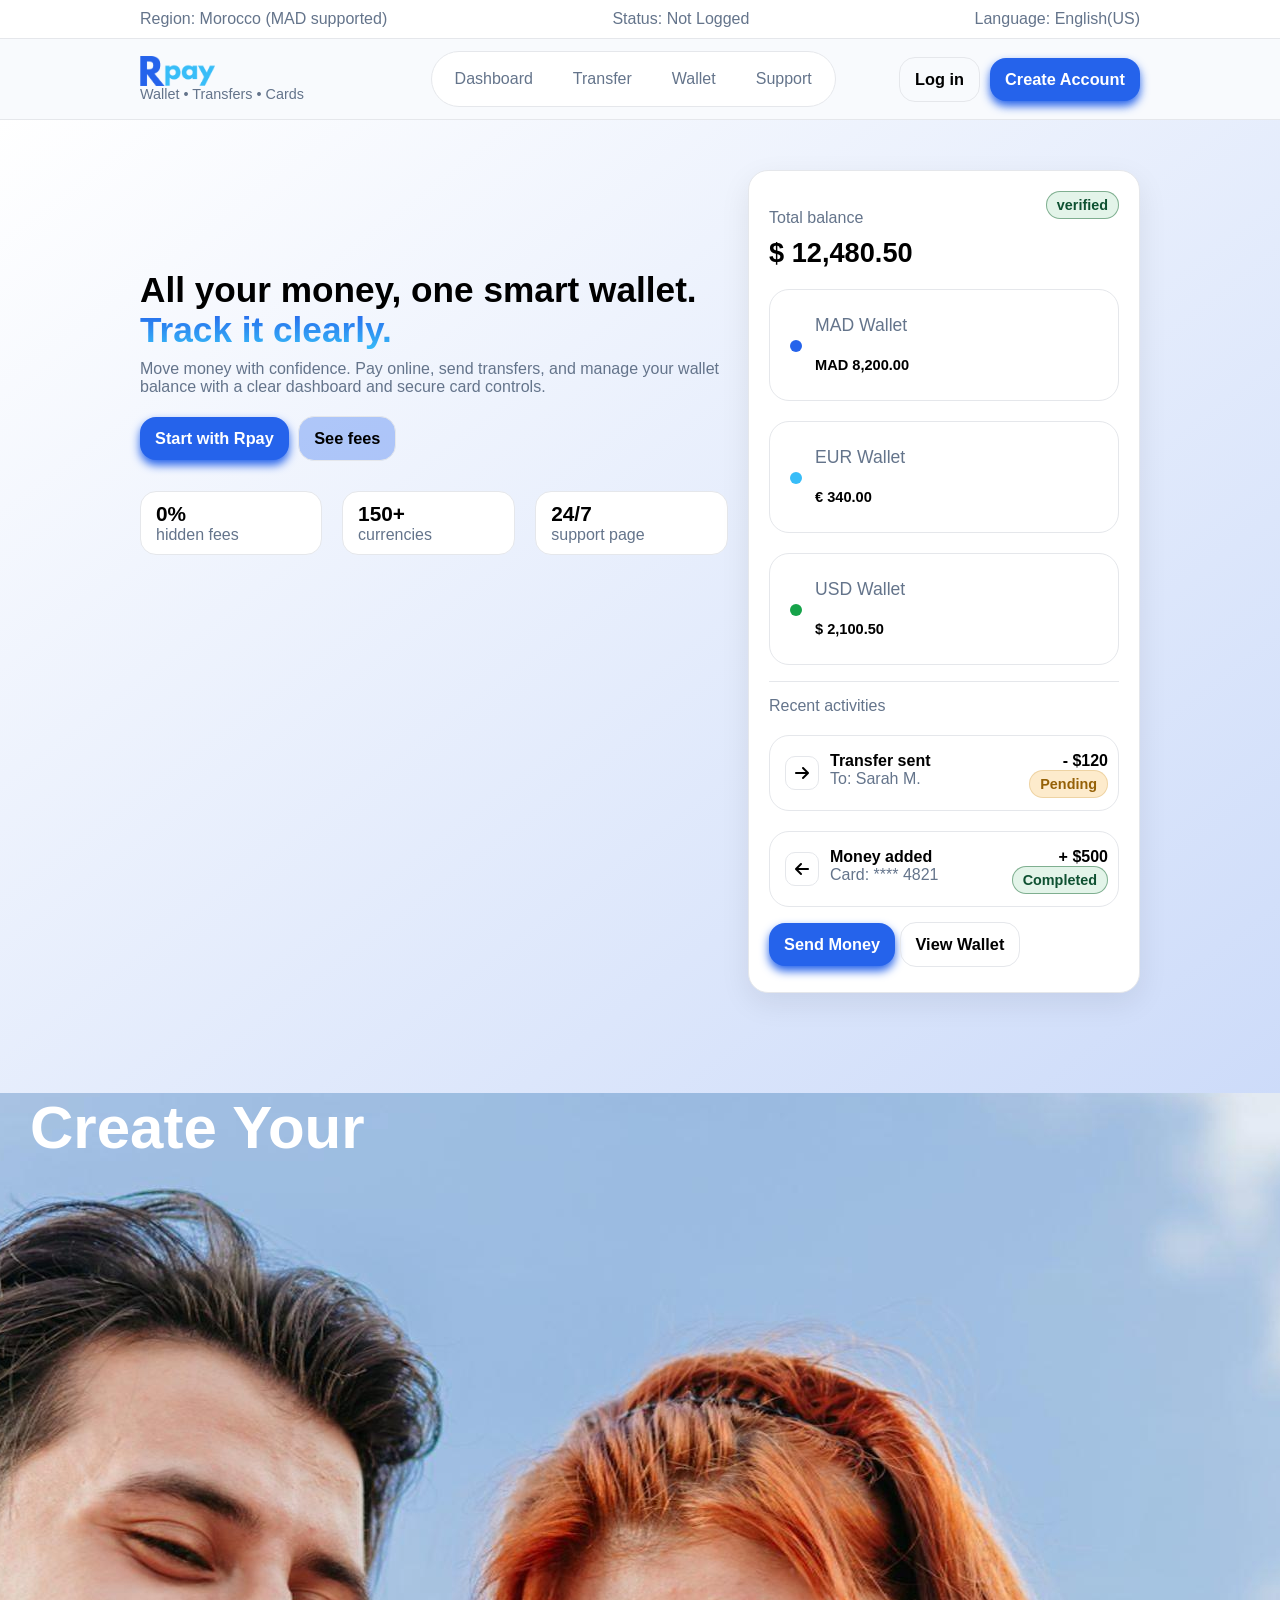
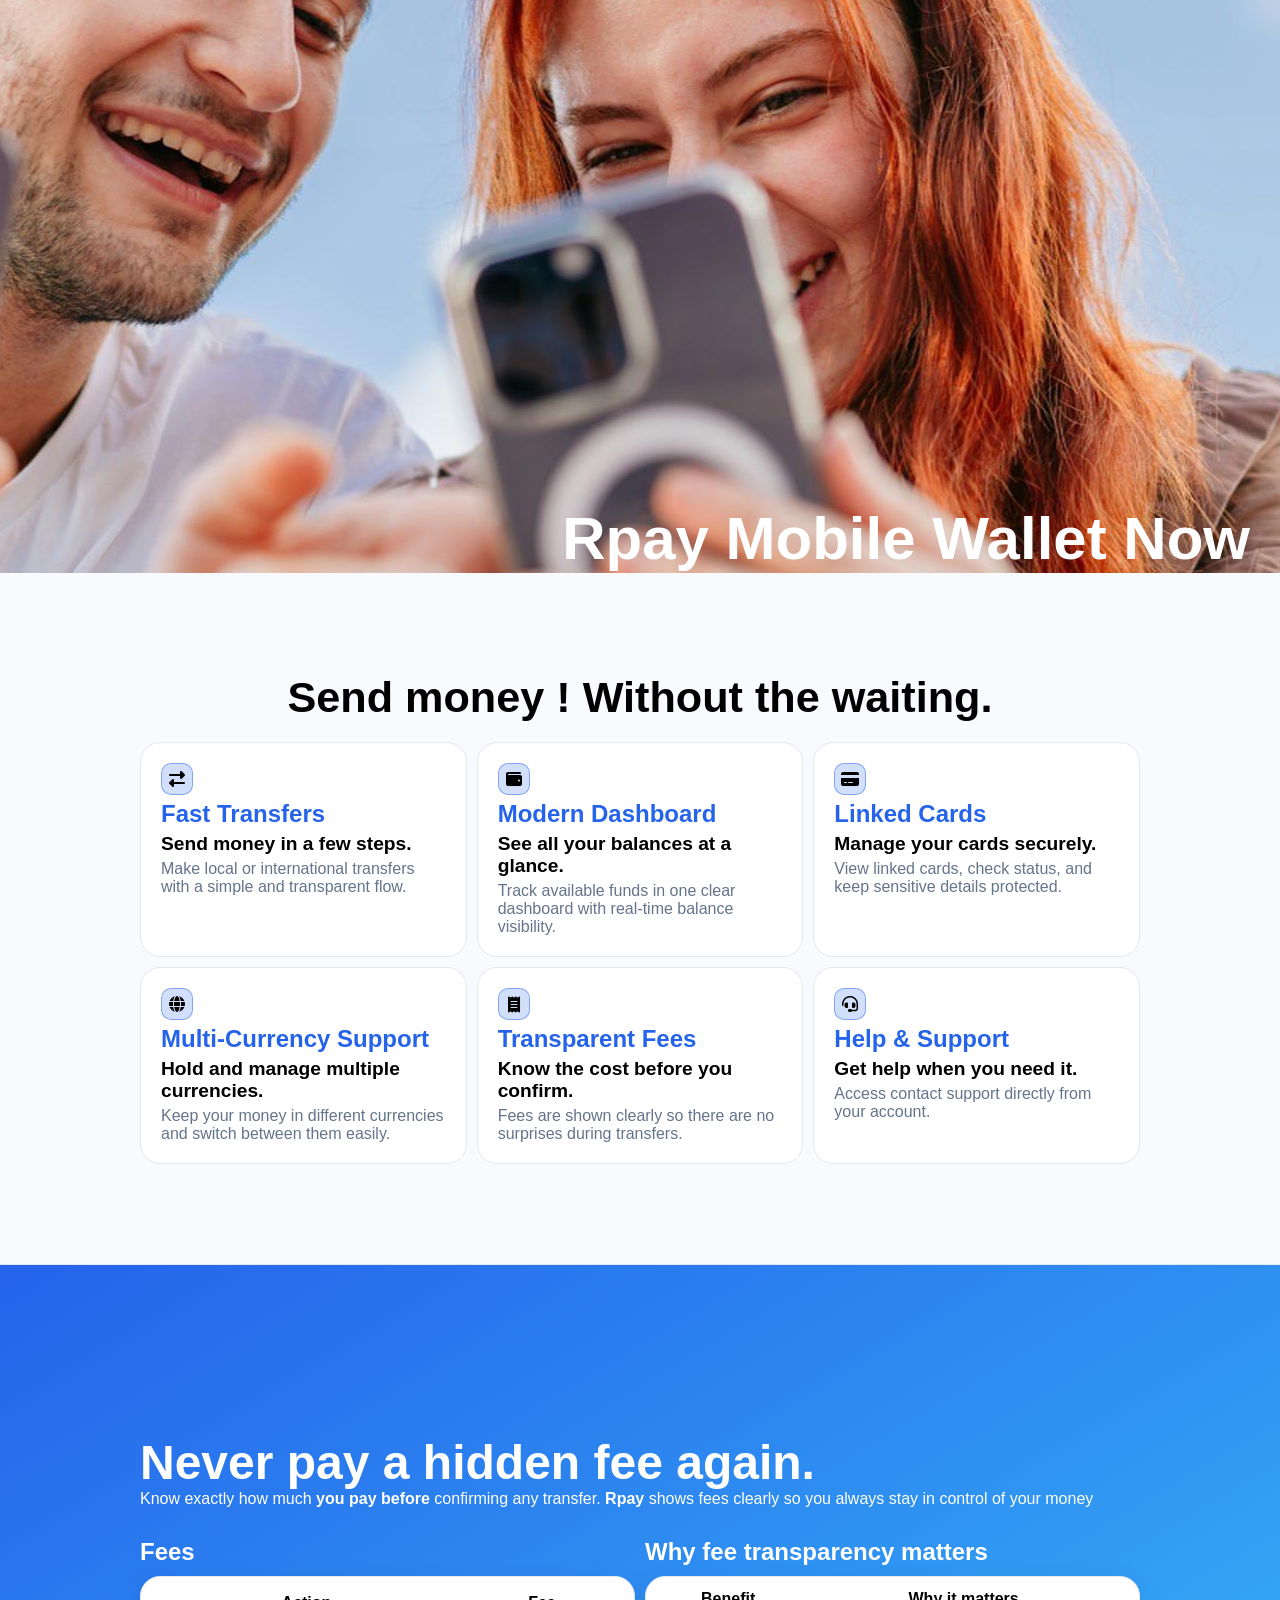
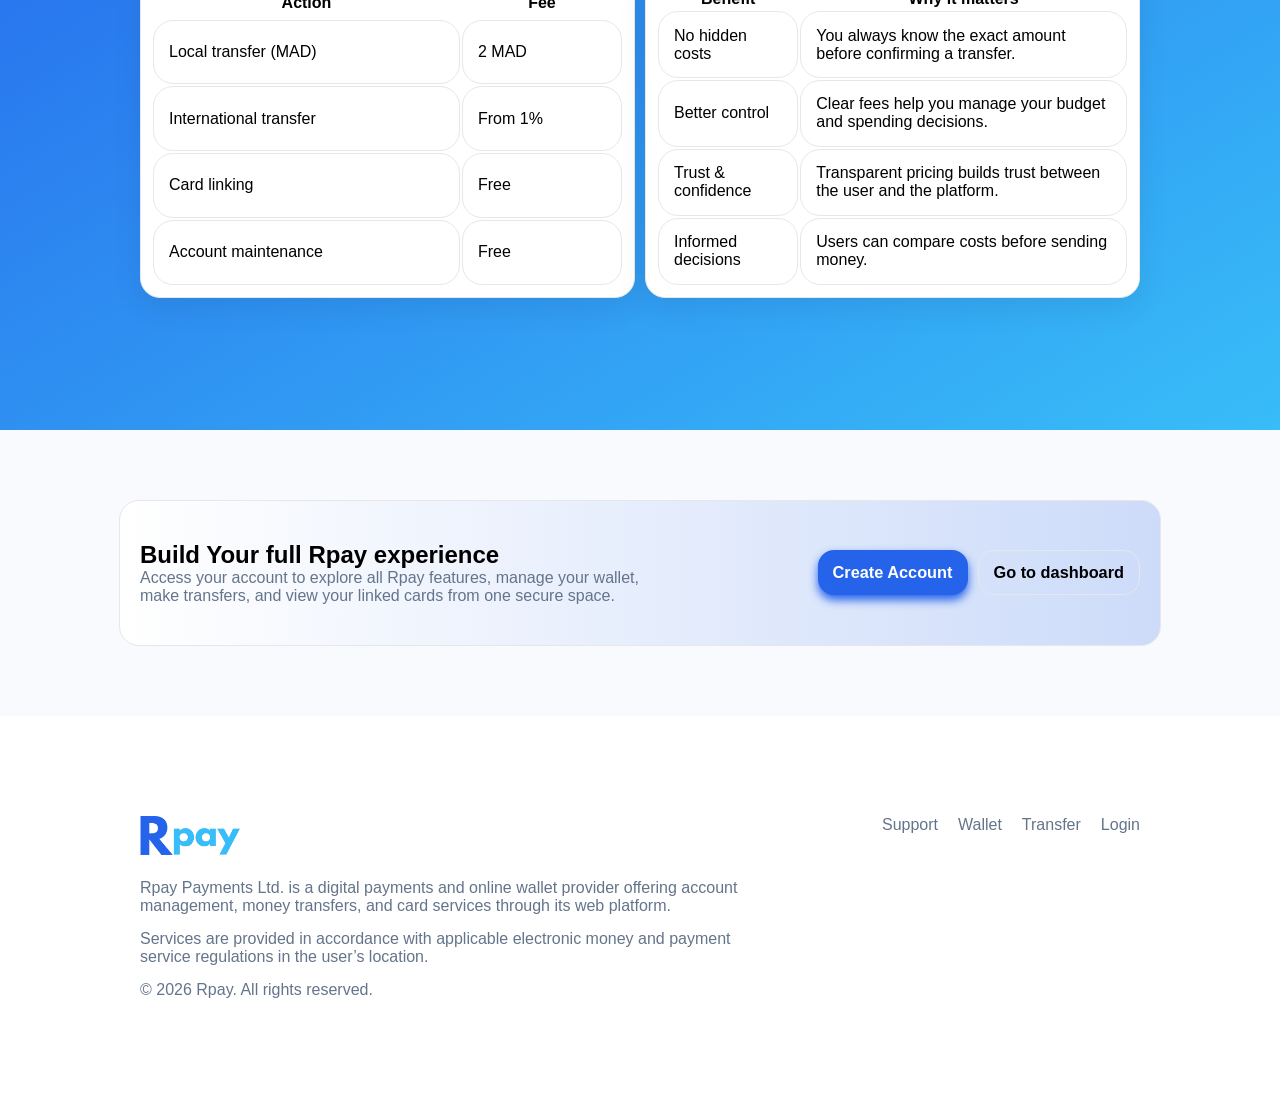
<file: index.html>
<!DOCTYPE html>
<html lang="en">
<head>
    <meta name="Author" content="Mohammed Rahali">
    <meta name="Description" 
       content="Rpay is a modern digital wallet and online banking interface that allows users to manage balances,
        view linked cards, transfer money, and access secure financial tools through a clean and responsive web design.">
    <meta name="keywords" content="Rpay, pay, rahali pay, Wallet, Online bank">
    <meta name="viewport" content="width=device-width, initial-scale=1.0">
    <meta charset="UTF-8">
    <title>Rpay: The international Bank and Mobile Wallet</title>
    <link rel="icon" href="/assets/icon/R-logo.png">
    <meta name="theme-color" content="#2563EB">
    
    <!-- StyleSheets -->
    <link rel="stylesheet" href="https://cdnjs.cloudflare.com/ajax/libs/font-awesome/6.5.1/css/all.min.css">
    <link rel="stylesheet" href="/assets/styles/root.css">
    <link rel="stylesheet" href="/assets/styles/index.css">
</head>
<body>
    <div class="home-entry-animation"><img src="/assets/img/logos/Rpay.png"></div>
    <header>
            <div class="container">
                <p>Region: Morocco (MAD supported)</p>
                <p>Status: Not Logged</p>
                <p>Language: English(US)</p>
            </div>
    </header>
    
    <nav class="sticky-nav">
        <div class="container">
                <nav class="nav1">
                    <a href="/">
                        <img src="/assets/img/logos/Rpay.png" alt="Rpay">
                        <span>Wallet • Transfers • Cards</span>
                    </a>
                </nav>

                <input type="radio" name="menu" id="hide-menu">
                <input type="radio" name="menu" id="open-nav2">
                <input type="radio" name="menu" id="open-nav3">
                <label for="hide-menu" class="btn btn-light"><i class="fa-solid fa-xmark"></i></label>
                <div class="phone-menu-togglers">
                    <label for="open-nav2" class="btn btn-light"><i class="fa-solid fa-bars"></i></label>
                    <label for="open-nav3" class="btn btn-primary"><i class="fa-solid fa-user"></i></label>
                </div>
                
                <nav class="nav2">
                       <a href="/customer/auth">Dashboard</a>
                        <a href="/customer/auth">Transfer</a>
                        <a href="/customer/auth">Wallet</a>
                        <a href="/customer/auth">Support</a> 
                </nav>

                <nav class="nav3">
                    <a href="/customer/auth" class="btn btn-light">Log in</a>
                    <a href="/customer/auth" class="btn btn-primary">Create Account</a>
                </nav>
            </div>
        </div>
    </nav>
    <main>
        <!-- Section 1 : Home -->
        <section id="home">
            <div class="container">
                <div class="grid-container">
                    <div class="grid-left">
                        <h1>All your money, one smart wallet.</h1>
                        <h2>Track it clearly.</h2>
                        <p>Move money with confidence. Pay online, send transfers, and manage your wallet balance with a clear dashboard and secure card controls.</p>
                        <p>
                            <a href="#signup" class="btn btn-primary">Start with Rpay</a>
                            <a href="#fees" class="btn btn-light primary-hover">See fees</a>
                        </p>
                        <div class="cards">
                            <div class="card">
                                <h1>0%</h1>
                                <p>hidden fees</p>
                            </div>
                            <div class="card">
                                <h1>150+</h1>
                                <p>currencies</p>
                            </div>
                            <div class="card">
                                <h1>24/7</h1>
                                <p>support page</p>
                            </div>
                        </div>
                    </div>
                    <div class="grid-right">
                        <div class="preview-card">
                            <p class="badge badge-success verified">verified</p>
                            <p>Total balance</p>
                            <h1>$ 12,480.50</h1>
                            <div class="balance">
                                <span class="disc disc-primary"></span>
                                <p>MAD Wallet</p>
                                <h5>MAD 8,200.00</h5>
                            </div>
                            <div class="balance">
                                <span class="disc disc-accent"></span>
                                <p>EUR Wallet</p>
                                <h5>€ 340.00</h5>
                            </div>
                            <div class="balance">
                                <span class="disc disc-success"></span>
                                <p>USD Wallet</p>
                                <h5>$ 2,100.50</h5>
                            </div>
                            <span class="line"></span>
                            <p>Recent activities</p>

                            <div class="activities">
                                <span class="operation-icon"><i class="fa-solid fa-arrow-right"></i></span>
                                <div>
                                    <h1 class="operation">Transfer sent</h1>
                                    <p>To: Sarah M.</p>
                                </div>
                                <div>
                                    <h1>- $120</h1>
                                    <p class="badge badge-warning">Pending</p>
                                </div>
                            </div>
                            <div class="activities">
                                <span class="operation-icon"><i class="fa-solid fa-arrow-left"></i></span>
                                <div>
                                    <h1 class="operation">Money added</h1>
                                    <p>Card: **** 4821</p>
                                </div>
                                <div>
                                    <h1>+ $500</h1>
                                    <p class="badge badge-success">Completed</p>
                                </div>
                            </div>
                            <div class="options">
                                <a href="/customer/auth" class="btn btn-primary">Send Money</a>
                                <a href="/customer/auth" class="btn btn-light">View Wallet</a>
                            </div>
                        </div>
                    </div>
                </div>
            </div>
        </section>

        <!-- Section 2 : Join Us -->
         <section id="join-us">
            <h1 class="top">Create Your</h1>
            <h1 class="bottom">Rpay Mobile Wallet Now</h1>
         </section> 

         <!-- Section 3 : Features   -->
          <section id="features">
            <div class="container">
                <strong>Send money ! Without the waiting.</strong>
                <div class="grid-container">
                    <div class="grid-item">
                        <i class="fa-solid fa-right-left"></i>
                        <h1>Fast Transfers</h1>
                        <h2>Send money in a few steps.</h2>
                        <p>Make local or international transfers with a simple and transparent flow.</p>
                    </div>
                    <div class="grid-item">
                        <i class="fa-solid fa-wallet"></i>
                        <h1>Modern Dashboard</h1>
                        <h2>See all your balances at a glance.</h2>
                        <p>Track available funds in one clear dashboard with real-time balance visibility.</p>
                    </div>
                    <div class="grid-item">
                        <i class="fa-solid fa-credit-card"></i>
                        <h1>Linked Cards</h1>
                        <h2>Manage your cards securely.</h2>
                        <p>View linked cards, check status, and keep sensitive details protected.</p>
                    </div>
                    <div class="grid-item">
                        <i class="fa-solid fa-globe"></i>
                        <h1>Multi-Currency Support</h1>
                        <h2>Hold and manage multiple currencies.</h2>
                        <p>Keep your money in different currencies and switch between them easily.</p>
                    </div>
                    <div class="grid-item">
                        <i class="fa-solid fa-receipt"></i>
                        <h1>Transparent Fees</h1>
                        <h2>Know the cost before you confirm.</h2>
                        <p>Fees are shown clearly so there are no surprises during transfers.</p>
                    </div>
                    <div class="grid-item">
                        <i class="fa-solid fa-headset"></i>
                        <h1>Help & Support</h1>
                        <h2>Get help when you need it.</h2>
                        <p>Access contact support directly from your account.</p>
                    </div>
                </div>
            </div>
          </section>

         <!-- Section 4 : Fees   -->
          <section id="fees">
            <div class="container">
                <h1>Never pay a hidden fee again.</h1>
                <p class="description">
                    Know exactly how much <strong>you pay before</strong> confirming any transfer.
                    <strong>Rpay</strong> shows fees clearly so you always stay in control of your money
                </p>
                <div class="grid-container">
                    <div class="grid-item">
                        <h2>Fees</h2>
                        <table>
                            <tr>
                                <th>Action</th>
                                <th>Fee</th>
                            </tr>
                            <tr>
                                <td>Local transfer (MAD)</td>
                                <td>2 MAD</td>
                            </tr>
                            <tr>
                                <td>International transfer</td>
                                <td>From 1%</td>
                            </tr>
                            <tr>
                                <td>Card linking</td>
                                <td>Free</td>
                            </tr>
                            <tr>
                                <td>Account maintenance</td>
                                <td>Free</td>
                            </tr>
                        </table>
                    </div>
                    <div class="grid-item">
                        <h2>Why fee transparency matters</h2>
                        <table>
                            <tr>
                                <th>Benefit</th>
                                <th>Why it matters</th>
                            </tr>
                            <tr>
                                <td>No hidden costs</td>
                                <td>You always know the exact amount before confirming a transfer.</td>
                            </tr>
                            <tr>
                                <td>Better control</td>
                                <td>Clear fees help you manage your budget and spending decisions.</td>
                            </tr>
                            <tr>
                                <td>Trust & confidence</td>
                                <td>Transparent pricing builds trust between the user and the platform.</td>
                            </tr>
                            <tr>
                                <td>Informed decisions</td>
                                <td>Users can compare costs before sending money.</td>
                            </tr>
                        </table>
                    </div>
                </div>
            </div>
          </section>

        <!-- Section 6: SignUp   -->
          <section id="signup">
            <div class="container">
                <div class="left">
                    <h1>Build Your full Rpay experience</h1>
                    <p>Access your account to explore all Rpay features, manage your wallet, make transfers, and view your linked cards from one secure space.</p>
                </div>
                <div class="right">
                        <a href="customer/auth" class="btn btn-primary">Create Account</a>
                        <a href="customer/auth" class="btn btn-light">Go to dashboard</a>
                </div>
            </div>
          </section>
    </main>

    <footer>
        <div class="container">
            <div class="left">
                <a href="/"><img src="assets/img/logos/Rpay.png" alt=""></a>
                <p class="copyright">Rpay Payments Ltd. is a digital payments and online wallet provider offering account management, money transfers, and card services through its web platform.</p>
                <p class="copyright">Services are provided in accordance with applicable electronic money and payment service regulations in the user’s location.</p>
                <p>© 2026 Rpay. All rights reserved.</p>
            </div>
            <div class="right">
                <a href="/customer/auth">Support</a>
                <a href="/customer/auth">Wallet</a>
                <a href="/customer/auth">Transfer</a>
                <a href="/customer/auth">Login</a>
            </div>
        </div>
    </footer>
</body>
</html>
</file>
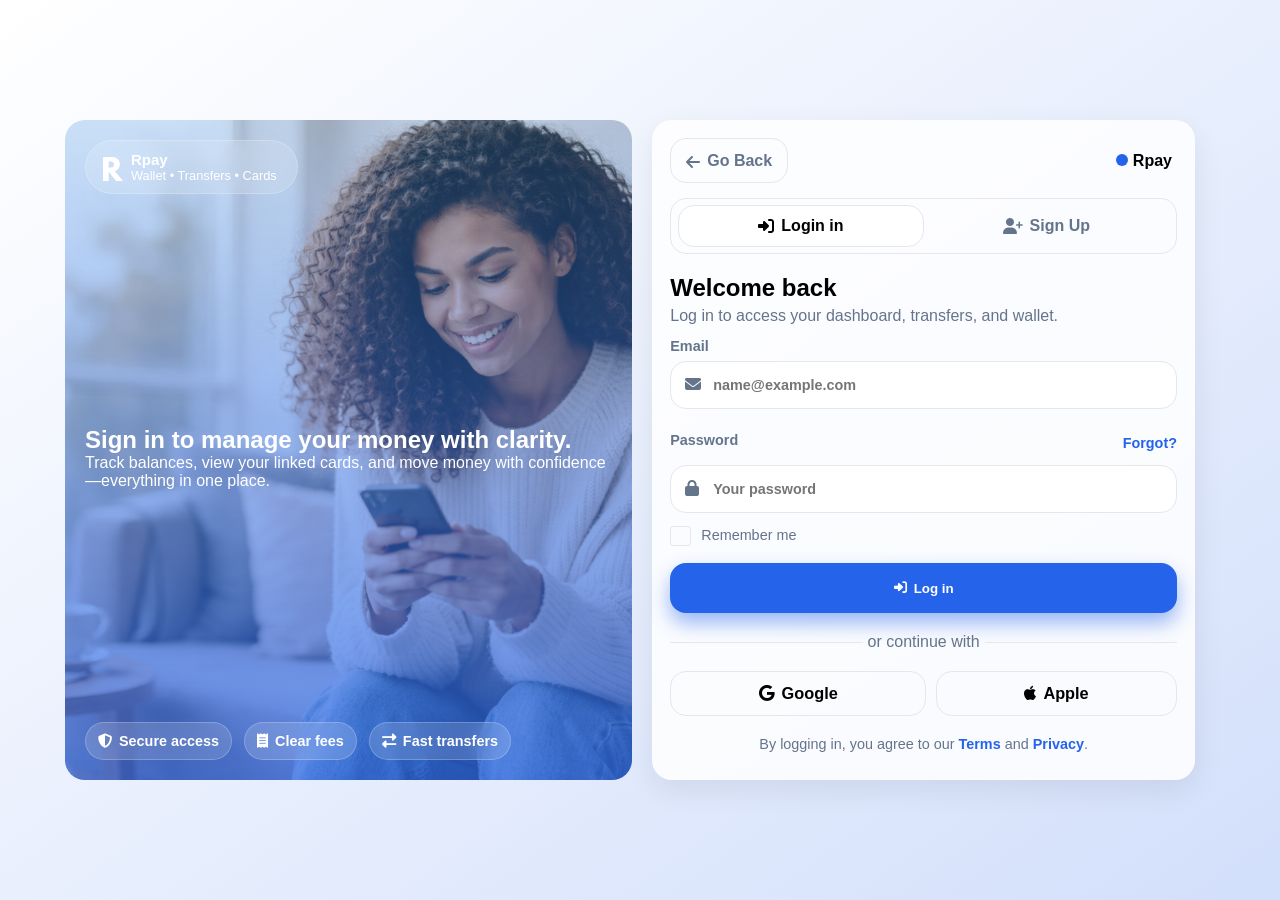
<file: customer/auth/index.html>
<!DOCTYPE html>
<html lang="en">
<head>
    <meta name="Author" content="Mohammed Rahali">
    <meta name="Description" 
       content="Rpay is a modern digital wallet and online banking interface that allows users to manage balances,
        view linked cards, transfer money, and access secure financial tools through a clean and responsive web design.">
    <meta name="keywords" content="Rpay, pay, rahali pay, Wallet, Online bank">
    <meta name="viewport" content="width=device-width, initial-scale=1.0">
    <meta charset="UTF-8">
    <title>Rpay - Authentication</title>
    <link rel="icon" href="/assets/icon/R-logo.png">
    <meta name="theme-color" content="#2563EB">
    <!-- StyleSheets -->
    <link rel="stylesheet" href="https://cdnjs.cloudflare.com/ajax/libs/font-awesome/6.5.1/css/all.min.css">
    <link rel="stylesheet" href="/assets/styles/root.css">
    <link rel="stylesheet" href="/assets/styles/Auth.css">
</head>
<body>
    <div class="customer-entry-animation"><img src="/assets/img/logos/Rpay.png"><div class="load-bar"><span></span></div></div>
    <main class="container">
        <section class="left-section">
            <div class="left-header">
                <img src="/assets/img/logos/R.png" alt="logo">
                <h3>Rpay</h3>
                <p>Wallet • Transfers • Cards</p>
            </div>
            <div class="left-body">
                <h1>Sign in to manage your money with clarity.</h1>
                <p>Track balances, view your linked cards, and move money with confidence—everything in one place.</p>
            </div>
            <div class="left-footer">
                <span class="badge"><i class="fa-solid fa-shield-halved"></i> Secure access</span>
                <span class="badge"><i class="fa-solid fa-receipt"></i> Clear fees</span>
                <span class="badge"><i class="fa-solid fa-right-left"></i> Fast transfers</span>
            </div>
        </section>

        <section class="right-section">
            <div class="auth-card">
                <div class="top-card">
                    <a href="/" class="btn go-back"><i class="fa-solid fa-arrow-left"></i> Go Back</a>
                    <strong><span class="disc disc-primary"></span> Rpay</strong>
                </div>
                <input type="radio" id="login-tab" name="switcher" checked>
                <input type="radio" id="sign-tab" name="switcher">
                <div class="labels">
                    <label for="login-tab"><i class="fa-solid fa-right-to-bracket"></i><strong>Login in</strong></label>
                    <label for="sign-tab"><i class="fa-solid fa-user-plus"></i><strong>Sign Up</strong></label>
                </div>

                <!-- Login Tab -->
                <div class="login-tab hidden">
                    <h1>Welcome back</h1>
                    <p>Log in to access your dashboard, transfers, and wallet.</p>
                     <form action="/customer/dashboard" method="POST"> <!--POST method not working in vs code live server -->
                        <label>Email</label>
                        <div class="input">
                            <i class="fa-solid fa-envelope"></i> 
                            <input class="btn" type="email" placeholder="name@example.com" required maxlength="30">
                        </div>

                        <label><span>Password</span><label for="forgot" class="forgot">Forgot?</label></label>
                        <input type="checkbox" id="forgot">
                        <div class="forgot-modal hidden">
                            <div class="box-modal">
                                <h1 class="close-recovery"><label for="forgot"><i class="fa-solid fa-xmark btn"></i></label></h1>
                                <h1>Forgot your password?</h1>
                                <p>Enter the email address linked to your account. We’ll send you instructions to reset your password securely.</p>
                                <div class="box-input">
                                    <i class="fa-solid fa-envelope"></i> 
                                    <input class="btn" type="email" placeholder="name@example.com">
                                    <label for="forgot" class="btn submit-btn forgot-submit">Submit</label>
                                </div>
                            </div>
                        </div>

                        <div class="input">
                            <i class="fa-solid fa-lock"></i>
                            <input class="btn" type="password" placeholder="Your password" required minlength="8" maxlength="50">
                        </div>
                        
                        <div class="check">
                            <input type="checkbox" id="remember">
                            <label for="remember"></label><span class="remember-label">Remember me</span>
                        </div>
                        
                        <button type="submit" class="btn submit-btn"><i class="fa-solid fa-right-to-bracket"></i>Log in</button>
                        
                        <p class="divider">or continue with</p>
                        <div class="social-login">
                            <a href="#" class="btn btn-light"><i class="fa-brands fa-google"></i>Google</a>
                            <a href="#" class="btn btn-light"><i class="fa-brands fa-apple"></i>Apple</a>
                        </div>
                        <p class="legal">By logging in, you agree to our <a href="#">Terms</a> and <a href="#">Privacy</a>.</p>
                    </form>
                </div>

                <!-- Sign Up Tab -->
                <div class="sign-tab hidden">
                     
                    <h1>Create your account</h1>
                    <p>Set up your profile to start using your wallet and transfers.</p>
                    <form action="/customer/auth" method="POST">

                        <label>Full name</label>
                        <div class="input">
                            <i class="fa-solid fa-user"></i>
                            <input class="btn" type="text" placeholder="Your name" required>
                        </div>

                        <label>Email</label>
                        <div class="input">
                            <i class="fa-solid fa-envelope"></i> 
                            <input class="btn" type="email" placeholder="name@example.com" required maxlength="30">
                        </div>

                        <label>Password</label>
                        <div class="input">
                            <i class="fa-solid fa-lock"></i>
                            <input class="btn" type="password" placeholder="Create a password" required minlength="8" maxlength="50">
                        </div>
                        
                        <div class="check">
                            <input type="checkbox" id="agree" required>
                            <label for="agree"></label><span class="agree-label">I agree to the <a href="#" class="terms">Terms</a></span>
                        </div>
                        
                        <button type="submit" class="btn submit-btn"><i class="fa-solid fa-user-plus"></i>Create account</button>
                        
                        <p class="legal">Your information is used to create and secure your account.</p>
                    </form>
                </div>
            </div>
        </section>
    </main>
</body>
</html>
</file>
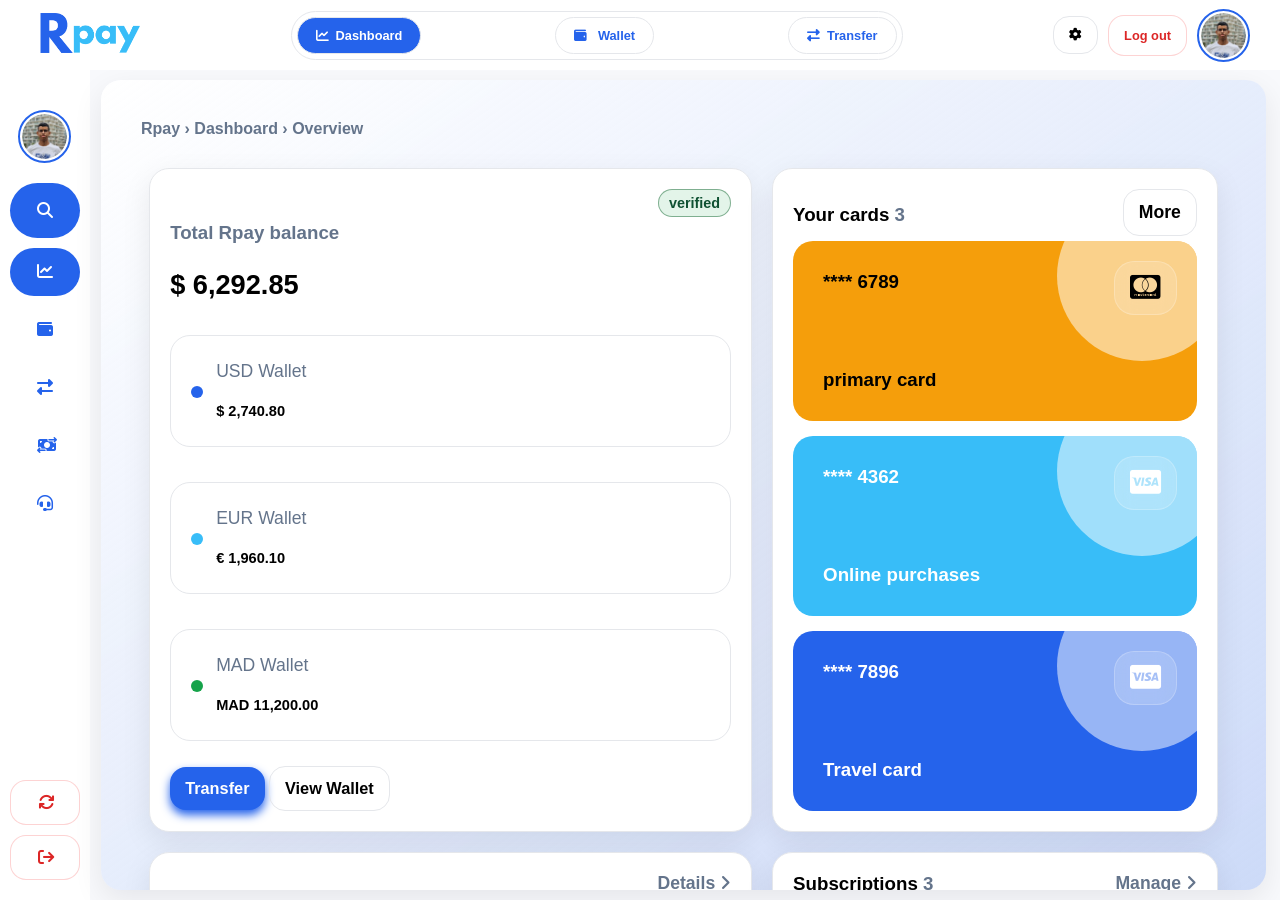
<file: customer/dashboard/index.html>
<!DOCTYPE html>
<html lang="en">
<head>
    <meta name="Author" content="Mohammed Rahali">
    <meta name="Description" 
       content="Rpay is a modern digital wallet and online banking interface that allows users to manage balances,
        view linked cards, transfer money, and access secure financial tools through a clean and responsive web design.">
    <meta name="keywords" content="Rpay, pay, rahali pay, Wallet, Online bank">
    <meta name="viewport" content="width=device-width, initial-scale=1.0">
    <meta charset="UTF-8">
    <title>Rpay - Dashboard</title>
    <link rel="icon" href="/assets/icon/R-logo.png">
    <meta name="theme-color" content="#2563EB">
    <!-- StyleSheets -->
    <link rel="stylesheet" href="https://cdnjs.cloudflare.com/ajax/libs/font-awesome/6.5.1/css/all.min.css">
    <link rel="stylesheet" href="/assets/styles/root.css">
    <link rel="stylesheet" href="/assets/styles/Dashboard.css">
</head>
<body>
    <div class="customer-entry-animation"><img src="/assets/img/logos/Rpay.png"><div class="load-bar"><span></span></div></div>
    <header class="header">
        <div class="header-nav1">
            <a href="/"><img src="/assets/img/logos/Rpay.png" alt="Rpay"></a>
        </div>
        <div class="header-nav2">
                <a href="/customer/dashboard" class="active"><i class="fa-solid fa-chart-line icon"></i>Dashboard</a>
                <a href="/customer/wallet"><i class="fa-solid fa-wallet icon"></i> Wallet</a>
                <a href="/customer/transfer"><i class="fa-solid fa-right-left icon"></i>Transfer</a>
        </div>
        <div class="header-nav3">
            <a href="#" class="btn btn-light"><i class="fa-solid fa-gear"></i></a>
            <a href="/customer/auth" class="btn btn-danger hidden-phone">Log out</a>
            <img src="/assets/img/profile.png" alt="user-profile">
        </div>
    </header>

    <label for="navbar-toggler" class="hidden navbar-toggler-phone btn btn-light"><i class="fa-solid fa-bars"></i></label>
    <div class="flex-menu-container">
        <input type="checkbox" id="navbar-toggler">
        <nav class="aside-menu">
            <div class="top">
                <div class="user-card">
                    <a href="#">
                    <img src="/assets/img/profile.png" alt="user-profile">
                        <div>
                            <h4>Mohammed Rahali</h4>
                            <p>Account settings</p>
                        </div> 
                    </a>
                </div>
                <div class="search-menu">
                    <input type="search">
                    <i class="fa-solid fa-magnifying-glass"></i>
                </div>
                <a href="/customer/auth" class="active"><i class="fa-solid fa-chart-line"></i>Dashboard</a>
                <a href="/customer/wallet"><i class="fa-solid fa-wallet"></i> Wallet</a>
                <a href="/customer/transfer"><i class="fa-solid fa-right-left"></i>Transfer</a>
                <a href="/customer/transactions"><i class="fa-solid fa-money-bill-transfer"></i>Transactions</a>
                <a href="/customer/support#last"><i class="fa-solid fa-headset"></i>Support</a>
            </div>
            <div class="bottom">
                <a href="/customer/auth" class="btn-danger"><i class="fa-solid fa-arrows-rotate"></i>Switch account</a>
                <a href="/" class="btn-danger"><i class="fa-solid fa-arrow-right-from-bracket"></i>Log out</a>
            </div>
        </nav>

        <main class="main-container">
            <p class="path"><strong> Rpay › Dashboard › Overview</strong></p>

            <div class="grid-container">
                <!-- Item 1  : Balance -->
                <div class="grid-item item1">
                        <p class="badge badge-success verified">verified</p>
                        <h3>Total Rpay balance</h3>
                        <h1>$ 6,292.85</h1>
                        <div class="balance">
                            <span class="disc disc-primary"></span>
                            <p>USD Wallet</p>
                            <h5>$ 2,740.80</h5>
                        </div>
                        <div class="balance">
                            <span class="disc disc-accent"></span>
                            <p>EUR Wallet</p>
                            <h5>€ 1,960.10</h5>
                        </div>
                        <div class="balance">
                            <span class="disc disc-success"></span>
                            <p>MAD Wallet</p>
                            <h5>MAD 11,200.00</h5>
                        </div>



                        <div class="options">
                            <a href="/customer/transfer" class="btn btn-primary">Transfer</a>
                            <a href="/customer/wallet" class="btn btn-light">View Wallet</a>
                        </div>
                </div>



                <!-- Item 2  : Insights -->
                <div class="grid-item item2">
                    <p class="badge"><i class="fa-solid fa-bolt icon"></i> <strong>Rpay Insights</strong></p>
                    <div>
                        <h2>All your finances in one view.</h2>
                        <p>Track balances, manage cards, and send transfers with clear fees.</p>
                    </div>
                    <div><a href="/" class="btn btn-primary"><i class="fa-solid fa-circle-info icon"></i> Learn more</a></div>
                    
                    <div class="lightblue-card"></div>
                    <div class="blue-card"></div>
                    <div class="green-card"></div>
                </div>



                <!-- Item 3  : Cards -->
                <div class="grid-item item3">
                    <a href="/customer/wallet" class="btn btn-light">More</a>
                    <h3><strong>Your cards</strong> 3</h3>
                    <div class="cards card1">
                        <h3>**** 6789</h3>
                        <h3>primary card</h3>
                        <span class="card-type"><i class="fa-brands fa-cc-mastercard"></i></span>
                    </div>
                    <div class="cards card2">
                        <h3>**** 4362</h3>
                        <h3>Online purchases</h3>
                        <span class="card-type"><i class="fa-brands fa-cc-visa"></i></span>
                    </div>
                    <div class="cards card3">
                        <h3>**** 7896</h3>
                        <h3>Travel card</h3>
                        <span class="card-type"><i class="fa-brands fa-cc-visa"></i></span>
                    </div>
                </div>
                


                <!-- Item 4  : Quick Transfer -->
                <div class="grid-item item4">
                    <a href="/customer/transfer"><i class="fa-solid fa-plus icon"></i>New</a>
                    <h3>Quick transfer</h3>
                    <h2>Transfer to a contact</h2>
                    
                    <form action="/customer/transfer" method="GET">
                        <div class="input-box">
                            <h3>Amount</h3>
                            <h1>$ <input type="number" min="1" max="99999" value="250.00" placeholder="000.00" required></h1>
                        </div>
                        <button type="submit" class="btn btn-primary"><i class="fa-solid fa-right-left icon"></i>Transfer</button>
                    </form>
                    
                    <h2>Recent recipients</h2>
                    <div class="contact">
                        <span>A</span>
                        <span>C</span>
                        <span>S</span>
                        <span>M</span>
                        <span><i class="fa-solid fa-plus"></i></span>
                    </div>
                </div>


                <!-- Item 5  : Statistics -->
                <div class="grid-item item5">
                    <a href="#">Details <i class="fa-solid fa-angle-right"></i></a>
                    <h2>Statistics</h2>
                    <section class="section1">
                        <h3>Revenue of the last month</h3>
                        <p>$ 3541.52</p>
                        <div class="sec1-bottom">
                            <div class="columns">
                            <div class="col col1"></div>
                            <div class="col col2"></div>
                            <div class="col col3"></div>
                            <div class="col col4"></div>
                            <div class="col col5"></div> 
                            </div>
                            <h5 class="badge badge-success"><strong><i class="fa-solid fa-arrow-trend-up"></i> +3.7%</strong></h5>
                        </div>
                    </section>
                    <span class="line"></span>

                    <section class="section2">
                        <h2>Overview<span>(last 4 months)</span></h2>
                        <div class="months-report">
                            <div class="col col1">
                                <h4>Oct</h4>
                                <h4>85%</h4>
                            </div>

                            <div class="col col2">
                                <h4>Nov</h4>
                                <h4>51%</h4>
                            </div>

                            <div class="col col3">
                                <h4>Dec</h4>
                                <h4>31%</h4>
                            </div>
                            
                            <div class="col col4">
                                <h4>Jan</h4>
                                <h4>67%</h4>
                            </div>
                        </div>
                    </section>
                </div>



                <!-- Item 6  : Subscriptions -->
                <div class="grid-item item6">
                    <a href="#">Manage <i class="fa-solid fa-angle-right"></i></a>
                    <h3><span>Subscriptions</span> 3</h3>

                    <div class="subscription">
                        <div class="sub-logo"><i class="fa-brands fa-telegram"></i></div>
                        <div>
                            <h4>Telegram +</h4>
                            <p>Next: 10 Apr</p>
                        </div>
                        <h4>$8.99</h4>
                    </div> 
                    
                    <div class="subscription">
                        <div class="sub-logo"><i class="fa-brands fa-spotify"></i></div>
                        <div>
                            <h4>Spotify Family</h4>
                            <p>Next: 15 Apr</p>
                        </div>
                        <h4>$9.99</h4>
                    </div> 
                    
                    <div class="subscription">
                        <div class="sub-logo"><i class="fa-brands fa-discord"></i></div>
                        <div>
                            <h4>Discord Nitro</h4>
                            <p>Next: 20 Apr</p>
                        </div>
                        <h4>$19.99</h4>
                    </div> 
                    
                </div>



                <!-- Item 7  : Transactions -->
                <div class="grid-item item7">
                    <h3>Recent activity</h3>
                    <div class="activities">
                        <span class="operation-icon"><i class="fa-solid fa-arrow-right"></i></span>
                        <div>
                            <h1 class="operation">Transfer sent</h1>
                            <p>To: Ahmed K.</p>
                        </div>
                        <div>
                            <h1>- $75</h1>
                            <p class="badge badge-danger"><i class="fa-solid fa-xmark icon"></i>Failed</p>
                        </div>
                    </div>

                    <div class="activities">
                        <span class="operation-icon"><i class="fa-solid fa-arrow-left"></i></span>
                        <div>
                            <h1 class="operation">Salary received</h1>
                            <p>From: Company</p>
                        </div>
                        <div>
                            <h1>+ $1,200</h1>
                            <p class="badge badge-success"><i class="fa-solid fa-check icon"></i>Completed</p>
                        </div>
                    </div>

                    <div class="activities">
                        <span class="operation-icon"><i class="fa-solid fa-arrow-right"></i></span>
                        <div>
                            <h1 class="operation">Online purchase</h1>
                            <p>Store: Amazon</p>
                        </div>
                        <div>
                            <h1>- $230</h1>
                            <p class="badge badge-success"><i class="fa-solid fa-check icon"></i>Completed</p>
                        </div>
                    </div>
                    <div><a href="/customer/transactions" class="btn btn-primary">Show all</a></div>
                    
                </div>
            </div> <!-- end grid container -->

            <!-- Footer -->
            <span class="line"></span>
            <footer class="footer">
                <div class="left">
                    <a href="/"><img src="/assets/img/logos/Rpay.png" alt="footer-logo"></a>
                    <p class="copyright">Rpay Payments Ltd. is a digital payments and online wallet provider offering account management, money transfers, and card services through its web platform.</p>
                    <p class="copyright">Services are provided in accordance with applicable electronic money and payment service regulations in the user’s location.</p>
                    <p>© 2026 Rpay. All rights reserved.</p>
                </div>
                <div class="right">
                    <a href="/">Home</a>
                    <a href="/customer/dashboard">Dashboard</a>
                    <a href="/customer/wallet">Wallet</a>
                    <a href="/customer/support#last">Support</a>
                </div>
            </footer>
        </main>
    </div>
</body>
</html>
</file>
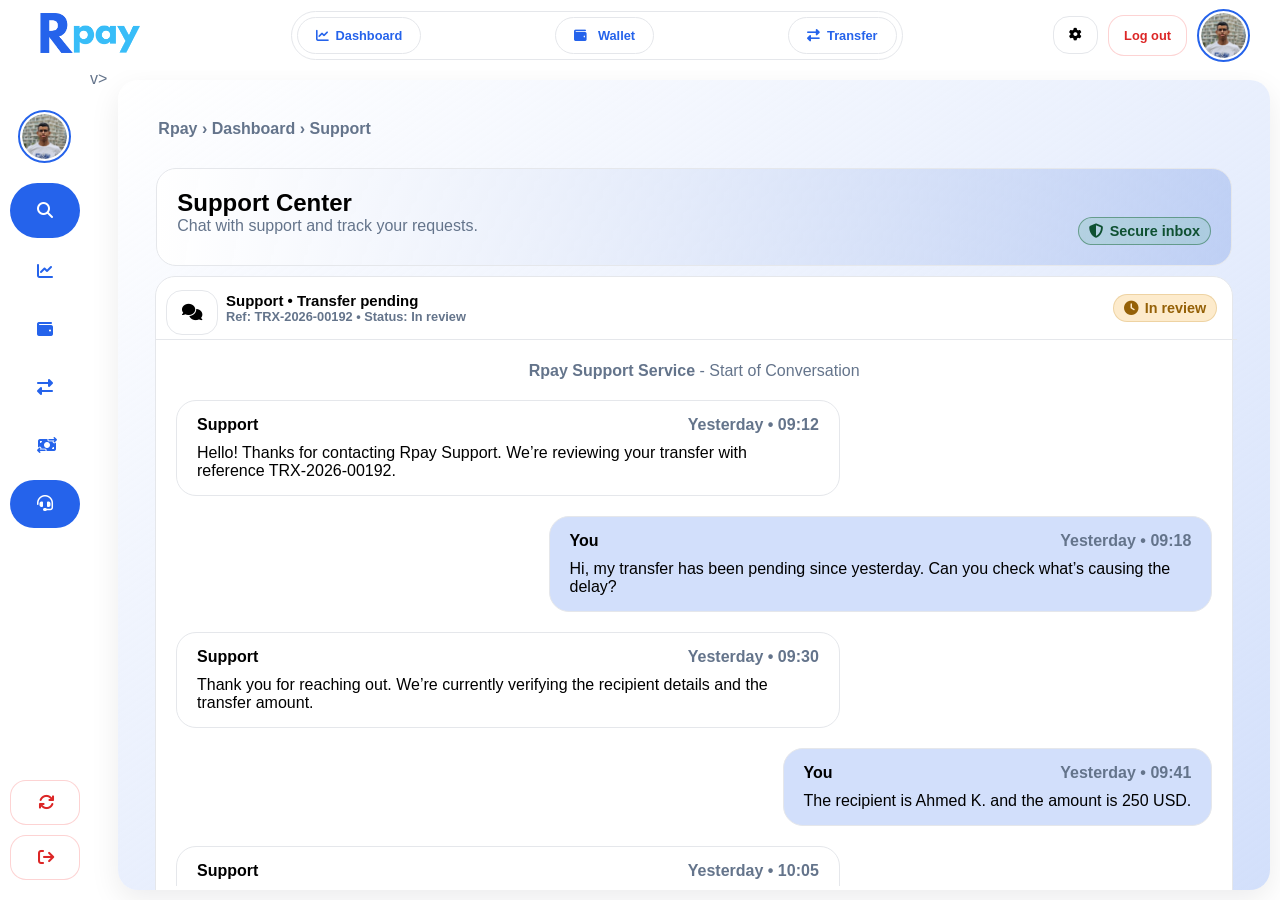
<file: customer/support/index.html>
<!DOCTYPE html>
<html lang="en">
<head>
    <meta name="Author" content="Mohammed Rahali">
    <meta name="Description" 
       content="Rpay is a modern digital wallet and online banking interface that allows users to manage balances,
        view linked cards, transfer money, and access secure financial tools through a clean and responsive web design.">
    <meta name="keywords" content="Rpay, pay, rahali pay, Wallet, Online bank">
    <meta name="viewport" content="width=device-width, initial-scale=1.0">
    <meta charset="UTF-8">
    <title>Rpay - Support</title>
    <link rel="icon" href="/assets/icon/R-logo.png">
    <meta name="theme-color" content="#2563EB">
    <!-- StyleSheets -->
    <link rel="stylesheet" href="https://cdnjs.cloudflare.com/ajax/libs/font-awesome/6.5.1/css/all.min.css">
    <link rel="stylesheet" href="/assets/styles/root.css">
    <link rel="stylesheet" href="/assets/styles/Support.css">
</head>
<body>
    <div class="customer-entry-animation"><img src="/assets/img/logos/Rpay.png"><div class="load-bar"><span></span></div></div>

    <header class="header">
        <div class="header-nav1">
            <a href="/"><img src="/assets/img/logos/Rpay.png" alt="Rpay"></a>
        </div>
        <div class="header-nav2">
                <a href="/customer/dashboard"><i class="fa-solid fa-chart-line icon"></i>Dashboard</a>
                <a href="/customer/wallet"><i class="fa-solid fa-wallet icon"></i> Wallet</a>
                <a href="/customer/transfer"><i class="fa-solid fa-right-left icon"></i>Transfer</a>
        </div>
        <div class="header-nav3">
            <a href="#" class="btn btn-light"><i class="fa-solid fa-gear"></i></a>
            <a href="/customer/auth" class="btn btn-danger hidden-phone">Log out</a>
            <img src="/assets/img/profile.png" alt="user-profile">
        </div>
    </header>

    <label for="navbar-toggler" class="hidden navbar-toggler-phone btn btn-light"><i class="fa-solid fa-bars"></i></label>
    <div class="flex-menu-container">
        <input type="checkbox" id="navbar-toggler">
        <nav class="aside-menu">
            <div class="top">
                <div class="user-card">
                    <a href="#">
                    <img src="/assets/img/profile.png" alt="user-profile">
                        <div>
                            <h4>Mohammed Rahali</h4>
                            <p>Account settings</p>
                        </div> 
                    </a>
                </div>
                <div class="search-menu">
                    <input type="search">
                    <i class="fa-solid fa-magnifying-glass"></i>
                </div>
                <a href="/customer/auth"><i class="fa-solid fa-chart-line"></i>Dashboard</a>
                <a href="/customer/wallet"><i class="fa-solid fa-wallet"></i> Wallet</a>
                <a href="/customer/transfer"><i class="fa-solid fa-right-left"></i>Transfer</a>
                <a href="/customer/transactions"><i class="fa-solid fa-money-bill-transfer"></i>Transactions</a>
                <a href="/customer/support#last" class="active"><i class="fa-solid fa-headset"></i>Support</a>
            </div>
            <div class="bottom">
                <a href="/customer/auth" class="btn-danger"><i class="fa-solid fa-arrows-rotate"></i>Switch account</a>
                <a href="/" class="btn-danger"><i class="fa-solid fa-arrow-right-from-bracket"></i>Log out</a>
            </div>
        </nav>v>
        </nav>

        <main class="main-container">
            <p class="path"><strong> Rpay › Dashboard › Support</strong></p>
            <header>
                <h2>Support Center</h2>
                <p>Chat with support and track your requests. <span class="badge badge-success"><i class="fa-solid fa-shield-halved icon"></i> Secure inbox</span></p>
            </header>

            <div class="flex-container">
                
                <input type="checkbox" id="menu-toggler">
                
                <div class="flex-item item1">
                    
                    <div class="inbox-header">
                        <div class="inbox-header-title">
                            <label for="menu-toggler" class="toggler-desktop btn btn-light" style="cursor: e-resize;"><i class="fa-solid fa-comments"></i></label> 
                            <p><strong>Inbox</strong> <span>3</span></p>
                        </div>
                        
                        <i class="fa-solid fa-magnifying-glass search-icon"></i>
                        <input type="search" placeholder=" Search conversations..." class="btn">
                        
                        <div class="filters">
                            <input type="radio" name="filters" id="all" checked>
                            <label for="all">All</label>
                            <input type="radio" name="filters" id="unread">
                            <label for="unread">Unread</label>
                            <input type="radio" name="filters" id="inreview">
                            <label for="inreview">In review</label>
                            <input type="radio" name="filters" id="resolved">
                            <label for="resolved">Resolved</label>
                        </div>
                    </div>
                    <div class="inbox-body">
                        <div class="cards">
                            <span>S</span>
                            <div>
                                <h4>Support • Transfer pending</h4>
                                <p>We’re checking your transfer TRX-2026-00192…</p>
                            </div>
                            <div>
                                <h4>2h</h4>
                                <span>2</span>
                            </div>
                        </div>

                        <div class="cards">
                            <span>R</span>
                            <div>
                                <h4>Rpay • Security alert</h4>
                                <p>New device sign-in detected. Was it you?</p>
                            </div>
                            <div>
                                <h4>2d</h4>
                                <span>1</span>
                            </div>
                        </div>

                        <div class="cards">
                            <span>B</span>
                            <div>
                                <h4>Billing • Fees question</h4>
                                <p>Here is how fees are calculated for currency…</p>
                            </div>
                            <div>
                                <h4>5d</h4>
                            </div>
                        </div>

                        <div class="cards">
                            <span>A</span>
                            <div>
                                <h4>Account • Password reset</h4>
                                <p>Your password reset request has been completed.</p>
                            </div>
                            <div>
                                <h4>6d</h4>
                            </div>
                        </div>
                        <button class="btn btn-light" type="button"><i class="fa-solid fa-plus icon"></i>New message</button>
                    </div>
                </div>


                <div class="flex-item item2">
                    <label for="menu-toggler" class="hidden toggler-phone btn btn-light"><i class="fa-solid fa-comments"></i></label>

                    <div class="conversation-header">
                        <div>
                            <h3>Support • Transfer pending</h3>
                            <p><strong>Ref: TRX-2026-00192 • Status: In review</strong></p>
                        </div>
                        <span class="badge badge-warning"><i class="fa-solid fa-clock icon"></i>In review</span>
                    </div>
                    <div class="conversation-body">
                        <p><strong>Rpay Support Service</strong> - Start of Conversation</p>
                        <div class="message">
                            <h4>Support <span>Yesterday • 09:12</span></h4>
                            <p>
                                Hello! Thanks for contacting Rpay Support. We’re reviewing your transfer with reference TRX-2026-00192.
                            </p>
                        </div>

                        <div class="message user">
                            <h4>You <span>Yesterday • 09:18</span></h4>
                            <p>
                                Hi, my transfer has been pending since yesterday. Can you check what’s causing the delay?
                            </p>
                        </div>

                        <div class="message">
                            <h4>Support <span>Yesterday • 09:30</span></h4>
                            <p>
                                Thank you for reaching out. We’re currently verifying the recipient details and the transfer amount.
                            </p>
                        </div>

                        <div class="message user">
                            <h4>You <span>Yesterday • 09:41</span></h4>
                            <p>
                                The recipient is Ahmed K. and the amount is 250 USD.
                            </p>
                        </div>

                        <div class="message">
                            <h4>Support <span>Yesterday • 10:05</span></h4>
                            <p>
                                Thanks for confirming. The transfer is undergoing a routine security review.
                            </p>
                        </div>

                        <div class="message">
                            <h4>Support <span>Yesterday • 10:06</span></h4>
                            <p>
                                This process helps keep your account and funds secure.
                            </p>
                        </div>

                        <div class="message user">
                            <h4>You <span>Yesterday • 10:22</span></h4>
                            <p>
                                How long does the review usually take?
                            </p>
                        </div>

                        <div class="message">
                            <h4>Support <span>Yesterday • 10:40</span></h4>
                            <p>
                                Reviews typically take between 24 and 48 hours, depending on the transaction.
                            </p>
                        </div>

                        <div class="message">
                            <h4>Support <span>Yesterday • 11:15</span></h4>
                            <p>
                                If additional information is required, we’ll notify you here.
                            </p>
                        </div>

                        <div class="message user">
                            <h4>You <span>Yesterday • 12:02</span></h4>
                            <p>
                                Should I upload any documents or screenshots?
                            </p>
                        </div>

                        <div class="message">
                            <h4>Support <span>Yesterday • 12:20</span></h4>
                            <p>
                                At the moment, no documents are required. Please wait while the review continues.
                            </p>
                        </div>

                        <div class="message">
                            <h4>Support <span>Today • 08:45</span></h4>
                            <p>
                                Good news! The review is almost complete and no issues have been found so far.
                            </p>
                        </div>

                        <div class="message user">
                            <h4>You <span>Today • 09:01</span></h4>
                            <p>
                                Thanks for the update. I appreciate the quick response.
                            </p>
                        </div>

                        <div class="message">
                            <h4>Support <span>Today • 09:30</span></h4>
                            <p>
                                You’re welcome! We’ve escalated the final verification to speed things up.
                            </p>
                        </div>

                        <div class="message">
                            <h4>Support <span>Today • 10:10</span></h4>
                            <p>
                                Please ensure your account information remains unchanged during this process.
                            </p>
                        </div>

                        <div class="message user">
                            <h4>You <span>Today • 10:34</span></h4>
                            <p>
                                Understood. I haven’t made any changes.
                            </p>
                        </div>

                        <div class="message">
                            <h4>Support <span>Today • 11:05</span></h4>
                            <p>
                                Thanks. We’ve escalated the review. If you have a screenshot of the transfer details, attach it here.
                            </p>
                        </div>

                        <div class="message user">
                            <h4>You <span>Today • 11:18</span></h4>
                            <p>
                                I’ve attached the screenshot showing the transfer details.
                            </p>
                        </div>

                        <div class="message">
                            <h4>Support <span>Today • 11:40</span></h4>
                            <p>
                                We’ve received the attachment. Our team is reviewing it now.
                            </p>
                        </div>

                        <div class="message" id="last">
                            <h4>Support <span>Today • 12:10</span></h4>
                            <p>
                                We’ll notify you once the transfer is completed. Thank you for your patience.
                            </p>
                        </div>

                    </div>
                    <div class="conversation-footer">
                        <div class="textarea">
                            <textarea class="btn" placeholder="Write a reply..."></textarea>
                            <i class="fa-regular fa-message"></i>
                        </div>
                        <div class="actions">
                            <button type="button" class="btn btn-light"><i class="fa-solid fa-paperclip icon"></i>Attach</button>
                            <button type="button" class="btn btn-light"><i class="fa-regular fa-face-smile icon"></i>Emoji</button>
                            <button type="button" class="btn btn-light"><i class="fa-solid fa-tag icon"></i> Add reference</button>
                            <button type="button" class="btn btn-primary"><i class="fa-solid fa-paper-plane icon"></i> Send</button>
                        </div>
                    <p>Rpay will never ask for your passwords, card details, or one-time passcodes.</p>
                    </div>
                </div>
            </div> <!-- end flex container -->
            <!-- No footer on Support page -->
        </main>
    </div>
</body>
</html>
</file>
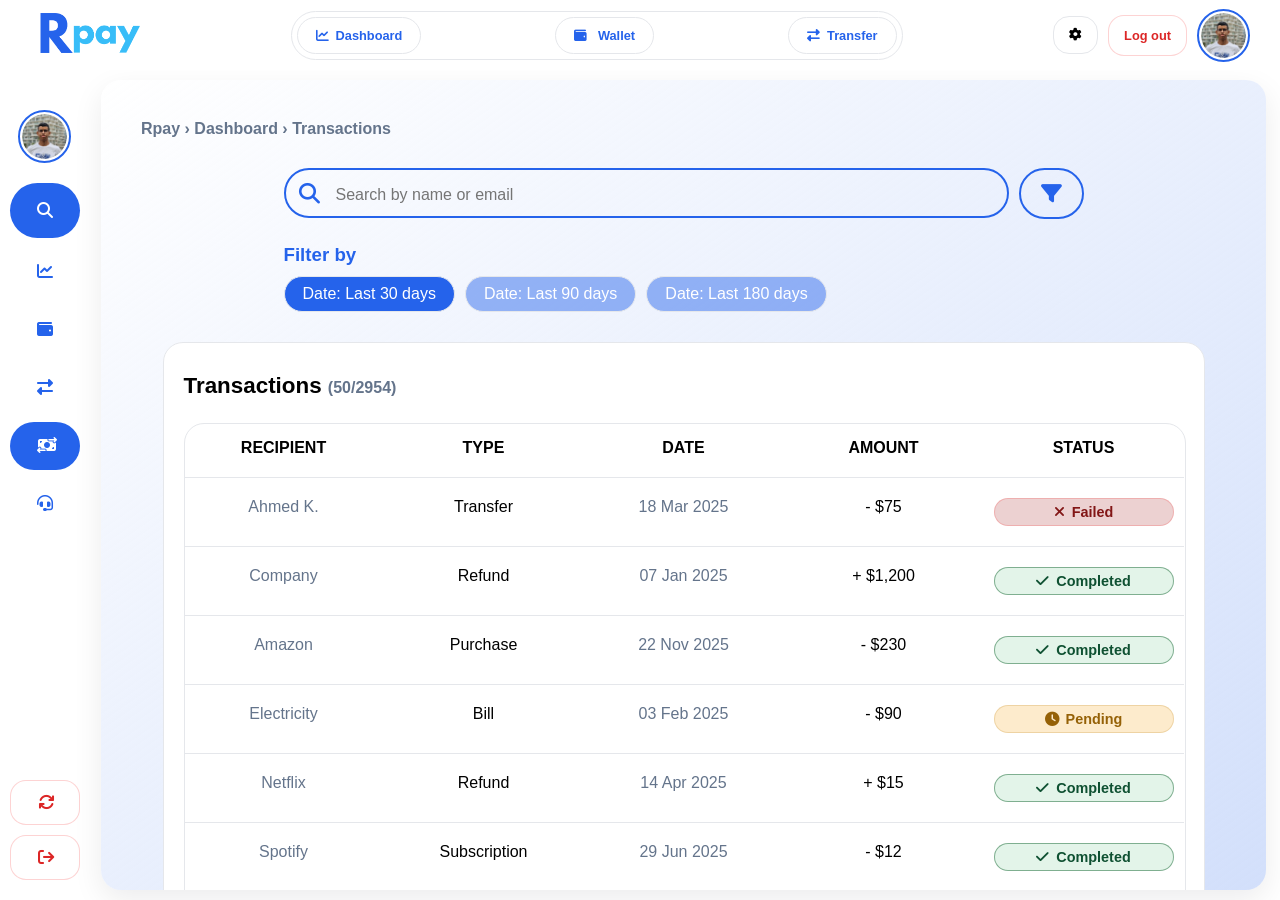
<file: customer/transactions/index.html>
<!DOCTYPE html>
<html lang="en">
<head>
    <meta name="Author" content="Mohammed Rahali">
    <meta name="Description" 
       content="Rpay is a modern digital wallet and online banking interface that allows users to manage balances,
        view linked cards, transfer money, and access secure financial tools through a clean and responsive web design.">
    <meta name="keywords" content="Rpay, pay, rahali pay, Wallet, Online bank">
    <meta name="viewport" content="width=device-width, initial-scale=1.0">
    <meta charset="UTF-8">
    <title>Rpay - Transactions</title>
    <link rel="icon" href="/assets/icon/R-logo.png">
    <meta name="theme-color" content="#2563EB">
    <!-- StyleSheets -->
    <link rel="stylesheet" href="https://cdnjs.cloudflare.com/ajax/libs/font-awesome/6.5.1/css/all.min.css">
    <link rel="stylesheet" href="/assets/styles/root.css">
    <link rel="stylesheet" href="/assets/styles/Transactions.css">
</head>
<body>
    <div class="customer-entry-animation"><img src="/assets/img/logos/Rpay.png"><div class="load-bar"><span></span></div></div>
    <header class="header">
        <div class="header-nav1">
            <a href="/"><img src="/assets/img/logos/Rpay.png" alt="Rpay"></a>
        </div>
        <div class="header-nav2">
                <a href="/customer/dashboard"><i class="fa-solid fa-chart-line icon"></i>Dashboard</a>
                <a href="/customer/wallet"><i class="fa-solid fa-wallet icon"></i> Wallet</a>
                <a href="/customer/transfer"><i class="fa-solid fa-right-left icon"></i>Transfer</a>
        </div>
        <div class="header-nav3">
            <a href="#" class="btn btn-light"><i class="fa-solid fa-gear"></i></a>
            <a href="/customer/auth" class="btn btn-danger hidden-phone">Log out</a>
            <img src="/assets/img/profile.png" alt="user-profile">
        </div>
    </header>

    <label for="navbar-toggler" class="hidden navbar-toggler-phone btn btn-light"><i class="fa-solid fa-bars"></i></label>
    <div class="flex-menu-container">
        <input type="checkbox" id="navbar-toggler">
        <nav class="aside-menu">
            <div class="top">
                <div class="user-card">
                    <a href="#">
                    <img src="/assets/img/profile.png" alt="user-profile">
                        <div>
                            <h4>Mohammed Rahali</h4>
                            <p>Account settings</p>
                        </div> 
                    </a>
                </div>
                <div class="search-menu">
                    <input type="search">
                    <i class="fa-solid fa-magnifying-glass"></i>
                </div>
                <a href="/customer/auth"><i class="fa-solid fa-chart-line"></i>Dashboard</a>
                <a href="/customer/wallet"><i class="fa-solid fa-wallet"></i> Wallet</a>
                <a href="/customer/transfer"><i class="fa-solid fa-right-left"></i>Transfer</a>
                <a href="/customer/transactions" class="active"><i class="fa-solid fa-money-bill-transfer"></i>Transactions</a>
                <a href="/customer/support#last"><i class="fa-solid fa-headset"></i>Support</a>
            </div>
            <div class="bottom">
                <a href="/customer/auth" class="btn-danger"><i class="fa-solid fa-arrows-rotate"></i>Switch account</a>
                <a href="/" class="btn-danger"><i class="fa-solid fa-arrow-right-from-bracket"></i>Log out</a>
            </div>
        </nav>

        <main class="main-container">
            <p class="path"><strong> Rpay › Dashboard › Transactions</strong></p>
            <section>
                <div class="search-bar">
                    <i class="fa-solid fa-magnifying-glass "></i>
                    <input type="search" placeholder="Search by name or email">
                    <i class="fa-solid fa-filter"></i>
                </div>
                <h3>Filter by</h3>
                <div class="filters">
                    <input type="radio" name="filter" id="d30" checked>
                    <label for="d30">Date: Last 30 days</label>

                    <input type="radio" name="filter" id="d90">
                    <label for="d90">Date: Last 90 days</label>

                    <input type="radio" name="filter" id="d180">
                    <label for="d180">Date: Last 180 days</label>
                </div>
            </section>

            
            <div class="grid-container">

                <h2>Transactions <span>(50/2954)</span></h2>
                <div class="row grid-header">
                <div class="col">RECIPIENT</div>
                <div class="col">TYPE</div>
                <div class="col">DATE</div>
                <div class="col">AMOUNT</div>
                <div class="col">STATUS</div>
                </div>


                <div class="row">
                <div class="col">Ahmed K.</div>
                <div class="col">Transfer</div>
                <div class="col">18 Mar 2025</div>
                <div class="col">- $75</div>
                <div class="col"><p class="badge badge-danger"><i class="fa-solid fa-xmark icon"></i>Failed</p></div>
                </div>

                <div class="row">
                <div class="col">Company</div>
                <div class="col">Refund</div>
                <div class="col">07 Jan 2025</div>
                <div class="col">+ $1,200</div>
                <div class="col"><p class="badge badge-success"><i class="fa-solid fa-check icon"></i>Completed</p></div>
                </div>

                <div class="row">
                <div class="col">Amazon</div>
                <div class="col">Purchase</div>
                <div class="col">22 Nov 2025</div>
                <div class="col">- $230</div>
                <div class="col"><p class="badge badge-success"><i class="fa-solid fa-check icon"></i>Completed</p></div>
                </div>

                <div class="row">
                <div class="col">Electricity</div>
                <div class="col">Bill</div>
                <div class="col">03 Feb 2025</div>
                <div class="col">- $90</div>
                <div class="col"><p class="badge badge-warning"><i class="fa-solid fa-clock icon"></i>Pending</p></div>
                </div>

                <div class="row">
                <div class="col">Netflix</div>
                <div class="col">Refund</div>
                <div class="col">14 Apr 2025</div>
                <div class="col">+ $15</div>
                <div class="col"><p class="badge badge-success"><i class="fa-solid fa-check icon"></i>Completed</p></div>
                </div>

                <div class="row">
                <div class="col">Spotify</div>
                <div class="col">Subscription</div>
                <div class="col">29 Jun 2025</div>
                <div class="col">- $12</div>
                <div class="col"><p class="badge badge-success"><i class="fa-solid fa-check icon"></i>Completed</p></div>
                </div>

                <div class="row">
                <div class="col">Youssef B.</div>
                <div class="col">Transfer</div>
                <div class="col">11 Aug 2025</div>
                <div class="col">- $300</div>
                <div class="col"><p class="badge badge-danger"><i class="fa-solid fa-xmark icon"></i>Canceled</p></div>
                </div>

                <div class="row">
                <div class="col">Employer</div>
                <div class="col">Salary</div>
                <div class="col">27 Dec 2025</div>
                <div class="col">+ $2,500</div>
                <div class="col"><p class="badge badge-success"><i class="fa-solid fa-check icon"></i>Completed</p></div>
                </div>

                <div class="row">
                <div class="col">Prime Video</div>
                <div class="col">Subscription</div>
                <div class="col">09 May 2025</div>
                <div class="col">- $9</div>
                <div class="col"><p class="badge badge-success"><i class="fa-solid fa-check icon"></i>Completed</p></div>
                </div>

                <div class="row">
                <div class="col">Water</div>
                <div class="col">Bill</div>
                <div class="col">16 Oct 2025</div>
                <div class="col">- $45</div>
                <div class="col"><p class="badge badge-warning"><i class="fa-solid fa-clock icon"></i>Pending</p></div>
                </div>

                <div class="row">
                <div class="col">Bank</div>
                <div class="col">Interest</div>
                <div class="col">02 Jul 2025</div>
                <div class="col">+ $8</div>
                <div class="col"><p class="badge badge-success"><i class="fa-solid fa-check icon"></i>Completed</p></div>
                </div>

                <div class="row">
                <div class="col">Discord</div>
                <div class="col">Subscription</div>
                <div class="col">21 Sep 2025</div>
                <div class="col">- $10</div>
                <div class="col"><p class="badge badge-success"><i class="fa-solid fa-check icon"></i>Completed</p></div>
                </div>

                <div class="row">
                <div class="col">Ali M.</div>
                <div class="col">Transfer</div>
                <div class="col">06 Jun 2025</div>
                <div class="col">- $120</div>
                <div class="col"><p class="badge badge-warning"><i class="fa-solid fa-clock icon"></i>Pending</p></div>
                </div>

                <div class="row">
                <div class="col">Refund Center</div>
                <div class="col">Refund</div>
                <div class="col">19 Feb 2025</div>
                <div class="col">+ $60</div>
                <div class="col"><p class="badge badge-success"><i class="fa-solid fa-check icon"></i>Completed</p></div>
                </div>

                <div class="row">
                <div class="col">Google</div>
                <div class="col">Subscription</div>
                <div class="col">30 Nov 2025</div>
                <div class="col">- $15</div>
                <div class="col"><p class="badge badge-danger"><i class="fa-solid fa-xmark icon"></i>Failed</p></div>
                </div>

                <div class="row">
                <div class="col">Uber</div>
                <div class="col">Transport</div>
                <div class="col">12 Mar 2025</div>
                <div class="col">- $22</div>
                <div class="col"><p class="badge badge-success"><i class="fa-solid fa-check icon"></i>Completed</p></div>
                </div>

                <div class="row">
                <div class="col">Client</div>
                <div class="col">Payment</div>
                <div class="col">25 Aug 2025</div>
                <div class="col">+ $500</div>
                <div class="col"><p class="badge badge-success"><i class="fa-solid fa-check icon"></i>Completed</p></div>
                </div>

                <div class="row">
                <div class="col">Apple</div>
                <div class="col">Subscription</div>
                <div class="col">04 Apr 2025</div>
                <div class="col">- $7</div>
                <div class="col"><p class="badge badge-warning"><i class="fa-solid fa-clock icon"></i>Pending</p></div>
                </div>

                <div class="row">
                <div class="col">Restaurant</div>
                <div class="col">Purchase</div>
                <div class="col">10 Jul 2025</div>
                <div class="col">- $48</div>
                <div class="col"><p class="badge badge-success"><i class="fa-solid fa-check icon"></i>Completed</p></div>
                </div>

                <div class="row">
                <div class="col">Telegram</div>
                <div class="col">Subscription</div>
                <div class="col">01 Dec 2025</div>
                <div class="col">- $5</div>
                <div class="col"><p class="badge badge-success"><i class="fa-solid fa-check icon"></i>Completed</p></div>
                </div>

                <div class="row">
                <div class="col">Supermarket</div>
                <div class="col">Purchase</div>
                <div class="col">28 Dec 2025</div>
                <div class="col">- $96</div>
                <div class="col"><p class="badge badge-success"><i class="fa-solid fa-check icon"></i>Completed</p></div>
                </div>

                <div class="row">
                <div class="col">Internet Provider</div>
                <div class="col">Bill</div>
                <div class="col">19 Dec 2025</div>
                <div class="col">- $55</div>
                <div class="col"><p class="badge badge-success"><i class="fa-solid fa-check icon"></i>Completed</p></div>
                </div>

                <div class="row">
                <div class="col">Design Client</div>
                <div class="col">Payment</div>
                <div class="col">03 Dec 2025</div>
                <div class="col">+ $420</div>
                <div class="col"><p class="badge badge-success"><i class="fa-solid fa-check icon"></i>Completed</p></div>
                </div>

                <div class="row">
                <div class="col">Gas Company</div>
                <div class="col">Bill</div>
                <div class="col">21 Nov 2025</div>
                <div class="col">- $68</div>
                <div class="col"><p class="badge badge-warning"><i class="fa-solid fa-clock icon"></i>Pending</p></div>
                </div>

                <div class="row">
                <div class="col">Steam</div>
                <div class="col">Purchase</div>
                <div class="col">09 Nov 2025</div>
                <div class="col">- $40</div>
                <div class="col"><p class="badge badge-success"><i class="fa-solid fa-check icon"></i>Completed</p></div>
                </div>

                <div class="row">
                <div class="col">Karim S.</div>
                <div class="col">Transfer</div>
                <div class="col">27 Oct 2025</div>
                <div class="col">- $260</div>
                <div class="col"><p class="badge badge-danger"><i class="fa-solid fa-xmark icon"></i>Canceled</p></div>
                </div>

                <div class="row">
                <div class="col">Taxi</div>
                <div class="col">Transport</div>
                <div class="col">14 Oct 2025</div>
                <div class="col">- $19</div>
                <div class="col"><p class="badge badge-success"><i class="fa-solid fa-check icon"></i>Completed</p></div>
                </div>

                <div class="row">
                <div class="col">Mobile Operator</div>
                <div class="col">Bill</div>
                <div class="col">02 Oct 2025</div>
                <div class="col">- $25</div>
                <div class="col"><p class="badge badge-warning"><i class="fa-solid fa-clock icon"></i>Pending</p></div>
                </div>

                <div class="row">
                <div class="col">Freelance Client</div>
                <div class="col">Payment</div>
                <div class="col">18 Sep 2025</div>
                <div class="col">+ $750</div>
                <div class="col"><p class="badge badge-success"><i class="fa-solid fa-check icon"></i>Completed</p></div>
                </div>

                <div class="row">
                <div class="col">Gym</div>
                <div class="col">Subscription</div>
                <div class="col">06 Sep 2025</div>
                <div class="col">- $35</div>
                <div class="col"><p class="badge badge-warning"><i class="fa-solid fa-clock icon"></i>Pending</p></div>
                </div>

                <div class="row">
                <div class="col">Hardware Store</div>
                <div class="col">Purchase</div>
                <div class="col">25 Aug 2025</div>
                <div class="col">- $67</div>
                <div class="col"><p class="badge badge-success"><i class="fa-solid fa-check icon"></i>Completed</p></div>
                </div>

                <div class="row">
                <div class="col">International Client</div>
                <div class="col">Payment</div>
                <div class="col">11 Aug 2025</div>
                <div class="col">+ $1,100</div>
                <div class="col"><p class="badge badge-success"><i class="fa-solid fa-check icon"></i>Completed</p></div>
                </div>

                <div class="row">
                <div class="col">Water Company</div>
                <div class="col">Bill</div>
                <div class="col">29 Jul 2025</div>
                <div class="col">- $44</div>
                <div class="col"><p class="badge badge-success"><i class="fa-solid fa-check icon"></i>Completed</p></div>
                </div>

                <div class="row">
                <div class="col">Online Course</div>
                <div class="col">Purchase</div>
                <div class="col">13 Jul 2025</div>
                <div class="col">- $99</div>
                <div class="col"><p class="badge badge-success"><i class="fa-solid fa-check icon"></i>Completed</p></div>
                </div>

                <div class="row">
                <div class="col">Ali R.</div>
                <div class="col">Transfer</div>
                <div class="col">01 Jul 2025</div>
                <div class="col">- $95</div>
                <div class="col"><p class="badge badge-danger"><i class="fa-solid fa-xmark icon"></i>Failed</p></div>
                </div>

                <div class="row">
                <div class="col">Insurance</div>
                <div class="col">Bill</div>
                <div class="col">18 Jun 2025</div>
                <div class="col">- $110</div>
                <div class="col"><p class="badge badge-warning"><i class="fa-solid fa-clock icon"></i>Pending</p></div>
                </div>

                <div class="row">
                <div class="col">Savings Bank</div>
                <div class="col">Interest</div>
                <div class="col">02 Jun 2025</div>
                <div class="col">+ $12</div>
                <div class="col"><p class="badge badge-success"><i class="fa-solid fa-check icon"></i>Completed</p></div>
                </div>

                <div class="row">
                <div class="col">Taxi App</div>
                <div class="col">Transport</div>
                <div class="col">19 May 2025</div>
                <div class="col">- $21</div>
                <div class="col"><p class="badge badge-success"><i class="fa-solid fa-check icon"></i>Completed</p></div>
                </div>

                <div class="row">
                <div class="col">Cloud Hosting</div>
                <div class="col">Subscription</div>
                <div class="col">04 May 2025</div>
                <div class="col">- $29</div>
                <div class="col"><p class="badge badge-success"><i class="fa-solid fa-check icon"></i>Completed</p></div>
                </div>

                <div class="row">
                <div class="col">Bonus</div>
                <div class="col">Salary</div>
                <div class="col">22 Apr 2025</div>
                <div class="col">+ $300</div>
                <div class="col"><p class="badge badge-success"><i class="fa-solid fa-check icon"></i>Completed</p></div>
                </div>

                <div class="row">
                <div class="col">Courier Service</div>
                <div class="col">Delivery</div>
                <div class="col">10 Apr 2025</div>
                <div class="col">- $16</div>
                <div class="col"><p class="badge badge-warning"><i class="fa-solid fa-clock icon"></i>Pending</p></div>
                </div>

                <div class="row">
                <div class="col">Food Delivery</div>
                <div class="col">Service</div>
                <div class="col">28 Mar 2025</div>
                <div class="col">- $28</div>
                <div class="col"><p class="badge badge-success"><i class="fa-solid fa-check icon"></i>Completed</p></div>
                </div>

                <div class="row">
                <div class="col">Movie Theater</div>
                <div class="col">Entertainment</div>
                <div class="col">16 Mar 2025</div>
                <div class="col">- $30</div>
                <div class="col"><p class="badge badge-success"><i class="fa-solid fa-check icon"></i>Completed</p></div>
                </div>

                <div class="row">
                <div class="col">Marketing Client</div>
                <div class="col">Payment</div>
                <div class="col">03 Mar 2025</div>
                <div class="col">+ $680</div>
                <div class="col"><p class="badge badge-success"><i class="fa-solid fa-check icon"></i>Completed</p></div>
                </div>

                <div class="row">
                <div class="col">Epic game</div>
                <div class="col">Purchase</div>
                <div class="col">01 Mar 2025</div>
                <div class="col">- $23</div>
                <div class="col"><p class="badge badge-success"><i class="fa-solid fa-check icon"></i>Completed</p></div>
                </div>

                <div class="row">
                <div class="col">Taxi</div>
                <div class="col">Transport</div>
                <div class="col">19 Feb 2025</div>
                <div class="col">- $18</div>
                <div class="col"><p class="badge badge-success"><i class="fa-solid fa-check icon"></i>Completed</p></div>
                </div>

                <div class="row">
                <div class="col">Online Store</div>
                <div class="col">Purchase</div>
                <div class="col">05 Feb 2025</div>
                <div class="col">- $210</div>
                <div class="col"><p class="badge badge-success"><i class="fa-solid fa-check icon"></i>Completed</p></div>
                </div>

                <div class="row">
                <div class="col">Web Tools</div>
                <div class="col">Subscription</div>
                <div class="col">24 Jan 2025</div>
                <div class="col">- $22</div>
                <div class="col"><p class="badge badge-danger"><i class="fa-solid fa-xmark icon"></i>Failed</p></div>
                </div>

                <div class="row">
                <div class="col">Food Market</div>
                <div class="col">Purchase</div>
                <div class="col">11 Jan 2025</div>
                <div class="col">- $54</div>
                <div class="col"><p class="badge badge-success"><i class="fa-solid fa-check icon"></i>Completed</p></div>
                </div>

                <div class="row">
                <div class="col">Taxi</div>
                <div class="col">Transport</div>
                <div class="col">03 Jan 2025</div>
                <div class="col">- $20</div>
                <div class="col"><p class="badge badge-success"><i class="fa-solid fa-check icon"></i>Completed</p></div>
                </div>

                <div class="loader-trans">
                    <ul>
                        <li>Previous</li>
                        <li class="active">1</li>
                        <li>2</li>
                        <li>3</li>
                        <li>4</li>
                        <li>Next</li>
                    </ul>
                </div>
    
            </div> <!-- end grid container -->

            <!-- Footer -->
            <span class="line"></span>

            <footer class="footer">
                <div class="left">
                    <a href="/"><img src="/assets/img/logos/Rpay.png" alt="footer-logo"></a>
                    <p class="copyright">Rpay Payments Ltd. is a digital payments and online wallet provider offering account management, money transfers, and card services through its web platform.</p>
                    <p class="copyright">Services are provided in accordance with applicable electronic money and payment service regulations in the user’s location.</p>
                    <p>© 2026 Rpay. All rights reserved.</p>
                </div>
                <div class="right">
                    <a href="/">Home</a>
                    <a href="/customer/dashboard">Dashboard</a>
                    <a href="/customer/wallet">Wallet</a>
                    <a href="/customer/support#last">Support</a>
                </div>
            </footer>
        </main>
    </div>
</body>
</html>
</file>
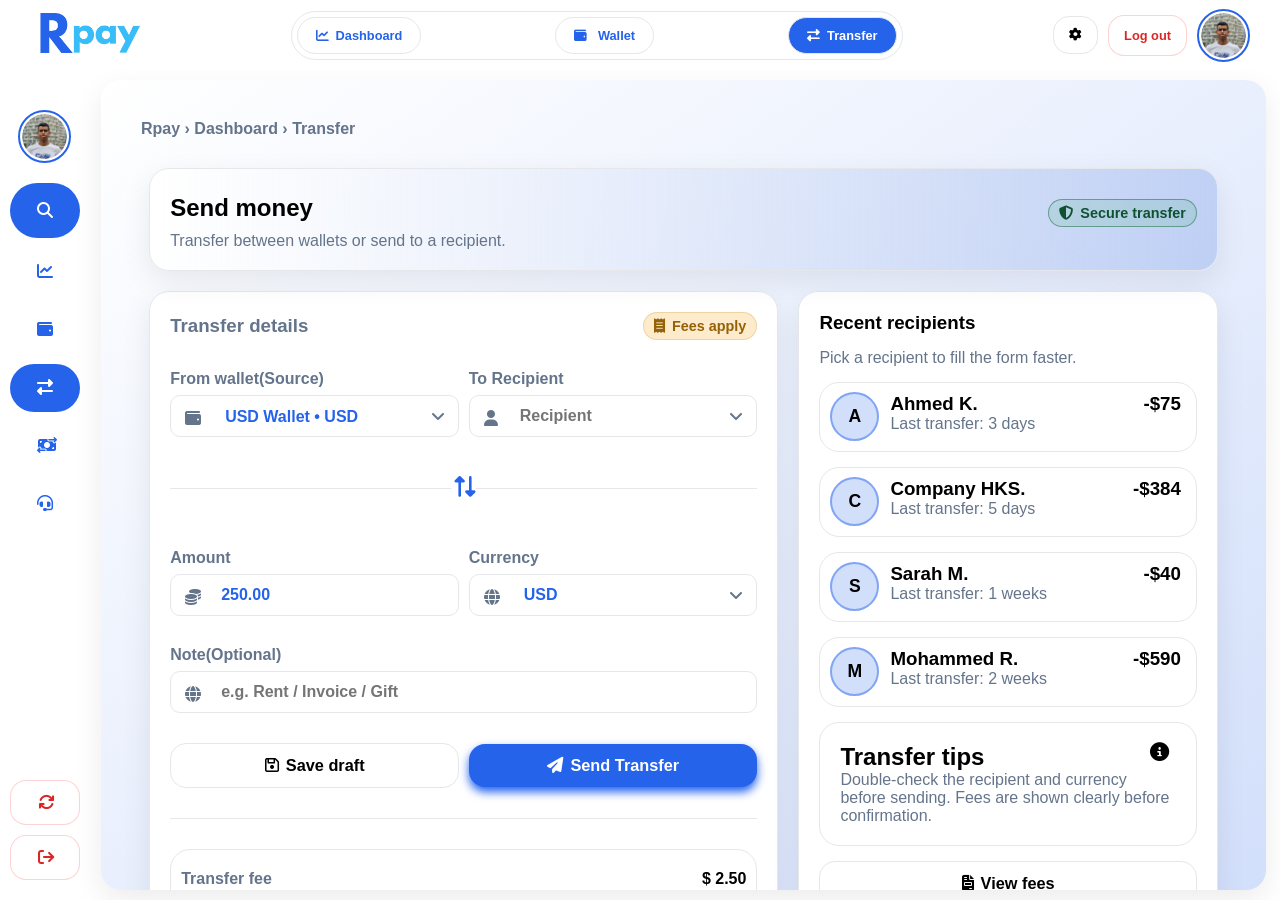
<file: customer/transfer/index.html>
<!DOCTYPE html>
<html lang="en">
<head>
    <meta name="Author" content="Mohammed Rahali">
    <meta name="Description" 
       content="Rpay is a modern digital wallet and online banking interface that allows users to manage balances,
        view linked cards, transfer money, and access secure financial tools through a clean and responsive web design.">
    <meta name="keywords" content="Rpay, pay, rahali pay, Wallet, Online bank">
    <meta name="viewport" content="width=device-width, initial-scale=1.0">
    <meta charset="UTF-8">
    <title>Rpay - Transfer</title>
    <link rel="icon" href="/assets/icon/R-logo.png">
    <meta name="theme-color" content="#2563EB">
    <!-- StyleSheets -->
    <link rel="stylesheet" href="https://cdnjs.cloudflare.com/ajax/libs/font-awesome/6.5.1/css/all.min.css">
    <link rel="stylesheet" href="/assets/styles/root.css">
    <link rel="stylesheet" href="/assets/styles/Transfer.css">
</head>
<body>
    <div class="customer-entry-animation"><img src="/assets/img/logos/Rpay.png"><div class="load-bar"><span></span></div></div>
    <header class="header">
        <div class="header-nav1">
            <a href="/"><img src="/assets/img/logos/Rpay.png" alt="Rpay"></a>
        </div>
        <div class="header-nav2">
                <a href="/customer/dashboard"><i class="fa-solid fa-chart-line icon"></i>Dashboard</a>
                <a href="/customer/wallet"><i class="fa-solid fa-wallet icon"></i> Wallet</a>
                <a href="/customer/transfer" class="active"><i class="fa-solid fa-right-left icon"></i>Transfer</a>
        </div>
        <div class="header-nav3">
            <a href="#" class="btn btn-light"><i class="fa-solid fa-gear"></i></a>
            <a href="/customer/auth" class="btn btn-danger hidden-phone">Log out</a>
            <img src="/assets/img/profile.png" alt="user-profile">
        </div>
    </header>

    <label for="navbar-toggler" class="hidden navbar-toggler-phone btn btn-light"><i class="fa-solid fa-bars"></i></label>
    <div class="flex-menu-container">
        <input type="checkbox" id="navbar-toggler">
        <nav class="aside-menu">
            <div class="top">
                <div class="user-card">
                    <a href="#">
                    <img src="/assets/img/profile.png" alt="user-profile">
                        <div>
                            <h4>Mohammed Rahali</h4>
                            <p>Account settings</p>
                        </div> 
                    </a>
                </div>
                <div class="search-menu">
                    <input type="search">
                    <i class="fa-solid fa-magnifying-glass"></i>
                </div>
                <a href="/customer/auth"><i class="fa-solid fa-chart-line"></i>Dashboard</a>
                <a href="/customer/wallet"><i class="fa-solid fa-wallet"></i> Wallet</a>
                <a href="/customer/transfer" class="active"><i class="fa-solid fa-right-left"></i>Transfer</a>
                <a href="/customer/transactions"><i class="fa-solid fa-money-bill-transfer"></i>Transactions</a>
                <a href="/customer/support#last"><i class="fa-solid fa-headset"></i>Support</a>
            </div>
            <div class="bottom">
                <a href="/customer/auth" class="btn-danger"><i class="fa-solid fa-arrows-rotate"></i>Switch account</a>
                <a href="/" class="btn-danger"><i class="fa-solid fa-arrow-right-from-bracket"></i>Log out</a>
            </div>
        </nav>

        <main class="main-container">
            <p class="path"><strong> Rpay › Dashboard › Transfer</strong></p>

            <div class="grid-container">
                <div class="grid-item grid-header">
                    <span class="badge badge-success"><i class="fa-solid fa-shield-halved icon"></i> Secure transfer</span>
                    <h2>Send money</h2>
                    <p>Transfer between wallets or send to a recipient.</p>
                </div>
                <div class="grid-item item1">
                    <form action="/customer/dashboard" method="POST">
                        <div class="row">
                            <h3>Transfer details</h3>
                            <p class="badge badge-warning"><i class="fa-solid fa-receipt icon"></i> Fees apply</p>
                        </div>

                        <div class="row">
                            <div class="field">
                                <i class="fa-solid fa-wallet"></i>
                                <label for="wallet">From wallet(Source)</label>
                                <select id="wallet">
                                    <option value="mad-wall">MAD Wallet • MAD</option>
                                    <option value="eur-wall">EUR Wallet • EUR</option>
                                    <option value="usd-wall" selected>USD Wallet • USD</option>
                                </select>
                                <span class="list-icon-hide"><i class="fa-solid fa-angle-down"></i></span>
                            </div>
                            <div class="field">
                                <i class="fa-solid fa-user"></i>
                                <label for="wallet">To Recipient</label>
                                <input list="recipient" placeholder="Recipient" required>
                                <datalist id="recipient">
                                    <option value="Ahmed K. • Personal">
                                    <option value="Company HKS. • Business">
                                    <option value="Sarah M. • Personal">
                                    <option value="Mohammed R. • Personal">
                                </datalist>
                                <span class="list-icon-hide"><i class="fa-solid fa-angle-down"></i></span>
                            </div>
                        </div>
                        <span class="line transfer-icon-line"></span>
                        <div class="row">
                            <span class="transfer-icon"><i class="fa-solid fa-right-left"></i></span>
                        </div>

                        <div class="row">
                            <div class="field">
                                <i class="fa-solid fa-coins"></i>
                                <label for="wallet">Amount</label>
                                <input type="number" min="1" max="99999" value="250.00" placeholder="000.00" required>
                            </div>
                            <div class="field">
                                <i class="fa-solid fa-globe"></i>
                                <label for="wallet">Currency</label>
                                <select>
                                    <option value="usd" selected>USD</option>
                                    <option value="mad">MAD</option>
                                    <option value="eur">EUR</option>
                                    <option value="">GBP</option>
                                    <option value="">BRL</option>
                                    <option value="">AUD</option>
                                    <option value="">CAD</option>
                                    <option value="">CNY</option>
                                    <option value="">INR </option>
                                </select>
                                <span class="list-icon-hide"><i class="fa-solid fa-angle-down"></i></span>
                            </div>
                        </div>

                        <div class="row">
                            <div class="field" style="flex-grow: 1;">
                                <i class="fa-solid fa-globe"></i>
                                <label for="wallet">Note(Optional)</label>
                                <input type="text" maxlength="100" placeholder="e.g. Rent / Invoice / Gift">
                            </div>
                        </div>
                        <div class="row">
                            <button type="submit" class="btn btn-light" style="font-weight:700;"><i class="fa-regular fa-floppy-disk icon"></i>Save draft</button>
                            <button type="submit" class="btn btn-primary"><i class="fa-solid fa-paper-plane icon"></i>Send Transfer</button>
                        </div>
                        <span class="line"></span>
                        <div class="row">
                            <div class="total-card">
                                <p>Transfer fee<span>$ 2.50</span></p>
                                <p>Estimated rate<span>% 1.02</span></p>
                                <p>You send <span>$ 250.00</span></p>
                                <span class="line"></span>
                                <p>Total coast<span>$ 252.50</span></p>
                            </div>
                        </div>
                    </form>
                </div>


                <div class="grid-item item2">
                    <h3>Recent recipients</h3>
                    <p>Pick a recipient to fill the form faster.</p>
                    <div class="cards">
                        <span>A</span>
                        <div>
                            <h3>Ahmed K.</h3>
                            <p>Last transfer: 3 days</p>
                        </div>
                        <h3>-$75</h3>
                    </div>

                    <div class="cards">
                        <span>C</span>
                        <div>
                            <h3>Company HKS.</h3>
                            <p>Last transfer: 5 days</p>
                        </div>
                        <h3>-$384</h3>
                    </div>

                    <div class="cards">
                        <span>S</span>
                        <div>
                            <h3>Sarah M.</h3>
                            <p>Last transfer: 1 weeks</p>
                        </div>
                        <h3>-$40</h3>
                    </div>

                    <div class="cards">
                        <span>M</span>
                        <div>
                            <h3>Mohammed R.</h3>
                            <p>Last transfer: 2 weeks</p>
                        </div>
                        <h3>-$590</h3>
                    </div>
                
                    <div class="tips">
                        <i class="fa-solid fa-circle-info icon"></i>
                        <h2>Transfer tips</h2>
                        <p>Double-check the recipient and currency before sending. Fees are shown clearly before confirmation.</p>
                    </div>

                    <a href="/" class="btn btn-light"><i class="fa-solid fa-file-invoice icon"></i>View fees</a>
                    <a href="/customer/support#last" class="btn btn-light"><i class="fa-solid fa-headset icon"></i>Contact support</a>
                </div>


            </div> <!-- end grid container -->

            <!-- Footer -->
            <span class="line"></span>
            
            <footer class="footer">
                <div class="left">
                    <a href="/"><img src="/assets/img/logos/Rpay.png" alt="footer-logo"></a>
                    <p class="copyright">Rpay Payments Ltd. is a digital payments and online wallet provider offering account management, money transfers, and card services through its web platform.</p>
                    <p class="copyright">Services are provided in accordance with applicable electronic money and payment service regulations in the user’s location.</p>
                    <p>© 2026 Rpay. All rights reserved.</p>
                </div>
                <div class="right">
                    <a href="/">Home</a>
                    <a href="/customer/dashboard">Dashboard</a>
                    <a href="/customer/wallet">Wallet</a>
                    <a href="/customer/support#last">Support</a>
                </div>
            </footer>
        </main>
    </div>
</body>
</html>
</file>
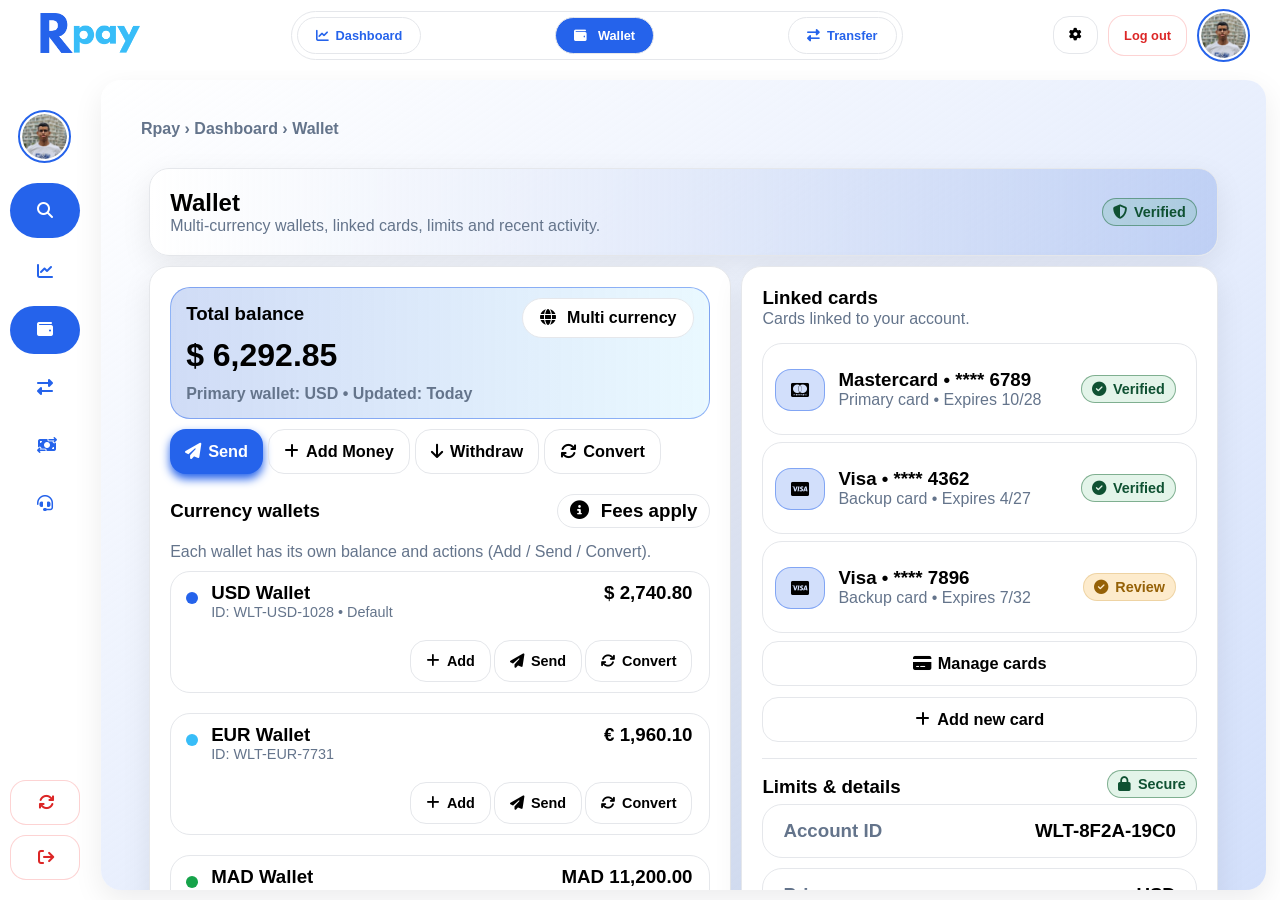
<file: customer/wallet/index.html>
<!DOCTYPE html>
<html lang="en">
<head>
    <meta name="Author" content="Mohammed Rahali">
    <meta name="Description" 
       content="Rpay is a modern digital wallet and online banking interface that allows users to manage balances,
        view linked cards, transfer money, and access secure financial tools through a clean and responsive web design.">
    <meta name="keywords" content="Rpay, pay, rahali pay, Wallet, Online bank">
    <meta name="viewport" content="width=device-width, initial-scale=1.0">
    <meta charset="UTF-8">
    <title>Rpay - Wallet</title>
    <link rel="icon" href="/assets/icon/R-logo.png">
    <meta name="theme-color" content="#2563EB">
    <!-- StyleSheets -->
    <link rel="stylesheet" href="https://cdnjs.cloudflare.com/ajax/libs/font-awesome/6.5.1/css/all.min.css">
    <link rel="stylesheet" href="/assets/styles/root.css">
    <link rel="stylesheet" href="/assets/styles/Wallet.css">
</head>
<body>
    <div class="customer-entry-animation"><img src="/assets/img/logos/Rpay.png"><div class="load-bar"><span></span></div></div>
    <header class="header">
        <div class="header-nav1">
            <a href="/"><img src="/assets/img/logos/Rpay.png" alt="Rpay"></a>
        </div>
        <div class="header-nav2">
                <a href="/customer/dashboard"><i class="fa-solid fa-chart-line icon"></i>Dashboard</a>
                <a href="/customer/wallet" class="active"><i class="fa-solid fa-wallet icon"></i> Wallet</a>
                <a href="/customer/transfer"><i class="fa-solid fa-right-left icon"></i>Transfer</a>
        </div>
        <div class="header-nav3">
            <a href="#" class="btn btn-light"><i class="fa-solid fa-gear"></i></a>
            <a href="/customer/auth" class="btn btn-danger hidden-phone">Log out</a>
            <img src="/assets/img/profile.png" alt="user-profile">
        </div>
    </header>

    <label for="navbar-toggler" class="hidden navbar-toggler-phone btn btn-light"><i class="fa-solid fa-bars"></i></label>
    <div class="flex-menu-container">
        <input type="checkbox" id="navbar-toggler">
        <nav class="aside-menu">
            <div class="top">
                <div class="user-card">
                    <a href="#">
                    <img src="/assets/img/profile.png" alt="user-profile">
                        <div>
                            <h4>Mohammed Rahali</h4>
                            <p>Account settings</p>
                        </div> 
                    </a>
                </div>
                <div class="search-menu">
                    <input type="search">
                    <i class="fa-solid fa-magnifying-glass"></i>
                </div>
                <a href="/customer/auth"><i class="fa-solid fa-chart-line"></i>Dashboard</a>
                <a href="/customer/wallet" class="active"><i class="fa-solid fa-wallet"></i> Wallet</a>
                <a href="/customer/transfer"><i class="fa-solid fa-right-left"></i>Transfer</a>
                <a href="/customer/transactions"><i class="fa-solid fa-money-bill-transfer"></i>Transactions</a>
                <a href="/customer/support#last"><i class="fa-solid fa-headset"></i>Support</a>
            </div>
            <div class="bottom">
                <a href="/customer/auth" class="btn-danger"><i class="fa-solid fa-arrows-rotate"></i>Switch account</a>
                <a href="/" class="btn-danger"><i class="fa-solid fa-arrow-right-from-bracket"></i>Log out</a>
            </div>
        </nav>

        <main class="main-container">
            <p class="path"><strong> Rpay › Dashboard › Wallet</strong></p>

            <div class="grid-container">

                <!-- Item 1 : header of grid -->
                <div class="grid-item item1">
                    <div>
                        <h2>Wallet</h2>
                        <p>Multi-currency wallets, linked cards, limits and recent activity.</p>
                    </div>
                    <span class="badge badge-success"><i class="fa-solid fa-shield-halved icon"></i> Verified</span>
                </div>

                <!-- Item 2 : left card -->
                <div class="grid-item item2">
                    <div class="balance-card">
                        <span><i class="fa-solid fa-globe icon"></i> Multi currency</span>
                        <h3>Total balance</h3>
                        <h1>$ 6,292.85</h1>
                        <h4>Primary wallet: USD • Updated: Today</h4>
                    </div>
                    <div class="balance-actions">
                        <a href="/customer/transfer" class="btn btn-primary"><i class="fa-solid fa-paper-plane icon"></i> Send</a>
                        <button type="button" class="btn btn-light"><i class="fa-solid fa-plus icon"></i> Add Money</button>
                        <button type="button" class="btn btn-light"><i class="fa-solid fa-arrow-down icon"></i> Withdraw</button>
                        <button type="button" class="btn btn-light"><i class="fa-solid fa-arrows-rotate icon"></i> Convert</button>
                    </div>
                
                    <h3 class="title">Currency wallets <span><i class="fa-solid fa-circle-info icon"></i> Fees apply</span></h3>
                    <p>Each wallet has its own balance and actions (Add / Send / Convert).</p>

                    <div class="wallet">
                        <span class="disc disc-primary"></span>
                        <div class="left">
                            <h3>USD Wallet</h3>
                            <p>ID: WLT-USD-1028 • Default</p>
                        </div>
                        <div class="right">
                            <h3>$ 2,740.80</h3>
                            <div class="wallet-actions">
                                <button type="button" class="btn btn-light"><i class="fa-solid fa-plus icon"></i> Add</button>
                                <button type="button" class="btn btn-light"><i class="fa-solid fa-paper-plane icon"></i> Send</button>
                                <button type="button" class="btn btn-light"><i class="fa-solid fa-arrows-rotate icon"></i> Convert</button>
                            </div>
                        </div>
                    </div>

                    <div class="wallet">
                        <span class="disc disc-accent"></span>
                        <div class="left">
                            <h3>EUR Wallet</h3>
                            <p>ID: WLT-EUR-7731</p>
                        </div>
                        <div class="right">
                            <h3>€ 1,960.10</h3>
                            <div class="wallet-actions">
                                <button type="button" class="btn btn-light"><i class="fa-solid fa-plus icon"></i> Add</button>
                                <button type="button" class="btn btn-light"><i class="fa-solid fa-paper-plane icon"></i> Send</button>
                                <button type="button" class="btn btn-light"><i class="fa-solid fa-arrows-rotate icon"></i> Convert</button>
                            </div>
                        </div>
                    </div>

                    <div class="wallet">
                        <span class="disc disc-success"></span>
                        <div class="left">
                            <h3>MAD Wallet</h3>
                            <p>ID: WLT-MAD-4500</p>
                        </div>
                        <div class="right">
                            <h3>MAD 11,200.00</h3>
                            <div class="wallet-actions">
                                <button type="button" class="btn btn-light"><i class="fa-solid fa-plus icon"></i> Add</button>
                                <button type="button" class="btn btn-light"><i class="fa-solid fa-paper-plane icon"></i> Send</button>
                                <button type="button" class="btn btn-light"><i class="fa-solid fa-arrows-rotate icon"></i> Convert</button>
                            </div>
                        </div>
                    </div>
                    
                    
                    <h3 class="title">Recent activity <a href="/customer/transactions" class="btn btn-light"><i class="fa-solid fa-money-bill-transfer icon"></i>View all</a></h3>
                    <p>Latest transfers, adds, conversions and fees.</p>

                    <div class="activities">
                        <span class="operation-icon"><i class="fa-solid fa-arrow-right"></i></span>
                        <div>
                            <h1 class="operation">Transfer sent</h1>
                            <p>To: Ahmed K.</p>
                        </div>
                        <div>
                            <h1>- $75</h1>
                            <p class="badge badge-danger"><i class="fa-solid fa-xmark icon"></i>Failed</p>
                        </div>
                    </div>

                    <div class="activities">
                        <span class="operation-icon"><i class="fa-solid fa-arrow-left"></i></span>
                        <div>
                            <h1 class="operation">Salary received</h1>
                            <p>From: Company</p>
                        </div>
                        <div>
                            <h1>+ $1,200</h1>
                            <p class="badge badge-success"><i class="fa-solid fa-check icon"></i>Completed</p>
                        </div>
                    </div>

                    <div class="activities">
                        <span class="operation-icon"><i class="fa-solid fa-arrow-right"></i></span>
                        <div>
                            <h1 class="operation">Online purchase</h1>
                            <p>Store: Amazon</p>
                        </div>
                        <div>
                            <h1>- $230</h1>
                            <p class="badge badge-success"><i class="fa-solid fa-check icon"></i>Completed</p>
                        </div>
                    </div>
                </div>

                <!-- Item 3 : Right card -->
                <div class="grid-item item3">

                    <h3>Linked cards</h3>
                    <p>Cards linked to your account.</p>

                    <div class="cards">
                        <span class="btn"><i class="fa-brands fa-cc-mastercard"></i></span>
                        <div>
                            <h3>Mastercard • **** 6789</h3>
                            <p>Primary card • Expires 10/28</p>
                        </div>
                        <span class="badge badge-success"><i class="fa-solid fa-circle-check icon"></i> Verified</span>
                    </div>
                    <div class="cards">
                        <span class="btn"><i class="fa-brands fa-cc-visa"></i></span>
                        <div>
                            <h3>Visa • **** 4362</h3>
                            <p>Backup card • Expires 4/27</p>
                        </div>
                        <span class="badge badge-success"><i class="fa-solid fa-circle-check icon"></i> Verified</span>
                    </div>
                    <div class="cards">
                        <span class="btn"><i class="fa-brands fa-cc-visa"></i></span>
                        <div>
                            <h3>Visa • **** 7896</h3>
                            <p>Backup card • Expires 7/32</p>
                        </div>
                        <span class="badge badge-warning"><i class="fa-solid fa-circle-check icon"></i> Review</span>
                    </div>
                    <span class="btn btn-light"><span><i class="fa-solid fa-credit-card icon"></i></span> Manage cards</span>
                    <span class="btn btn-light"><i class="fa-solid fa-plus icon"></i> Add new card</span>

                    <!-- Wallet Information Section -->
                    <span class="line" style="margin: 10px 0;"></span>
                    <h3 class="details-title">Limits & details <span class="badge badge-success"><i class="fa-solid fa-lock icon"></i> Secure</span></h3>
                    <div class="details">
                        <h3>Account ID</h3>
                        <h3>WLT-8F2A-19C0</h3>
                    </div>

                    <div class="details">
                        <h3>Primary currency</h3>
                        <h3>USD</h3>
                    </div>

                    <div class="details">
                        <h3>Daily limit</h3>
                        <h3>$ 5,000</h3>
                    </div>

                    <div class="details">
                        <h3>Monthly limit</h3>
                        <h3>$ 20,000</h3>
                    </div>

                    <span class="btn btn-light"><i class="fa-solid fa-building-columns icon"></i> Link bank account</span>
                    <span class="btn btn-light"><i class="fa-solid fa-receipt icon"></i> View fees</span>

                    <div class="details">
                        <h3>Security:</h3>
                        <span class="badge badge-success"><i class="fa-solid fa-circle-check icon"></i>Email verified</span>
                        <span class="badge badge-success"><i class="fa-solid fa-circle-check icon"></i>Phone verified</span>
                        <span class="badge badge-warning"><i class="fa-solid fa-user-shield icon"></i>Identity check</span>
                        <p>Never share passwords, card details, or one-time passcodes (OTP).</p>
                    </div>
                </div>

            </div> <!-- end grid container -->

            <!-- Footer -->
            <span class="line" style="margin-top: 50px;"></span>
            
            <footer class="footer">
                <div class="left">
                    <a href="/"><img src="/assets/img/logos/Rpay.png" alt="footer-logo"></a>
                    <p class="copyright">Rpay Payments Ltd. is a digital payments and online wallet provider offering account management, money transfers, and card services through its web platform.</p>
                    <p class="copyright">Services are provided in accordance with applicable electronic money and payment service regulations in the user’s location.</p>
                    <p>© 2026 Rpay. All rights reserved.</p>
                </div>
                <div class="right">
                    <a href="/">Home</a>
                    <a href="/customer/dashboard">Dashboard</a>
                    <a href="/customer/wallet">Wallet</a>
                    <a href="/customer/support#last">Support</a>
                </div>
            </footer>
        </main>
    </div>
</body>
</html>
</file>
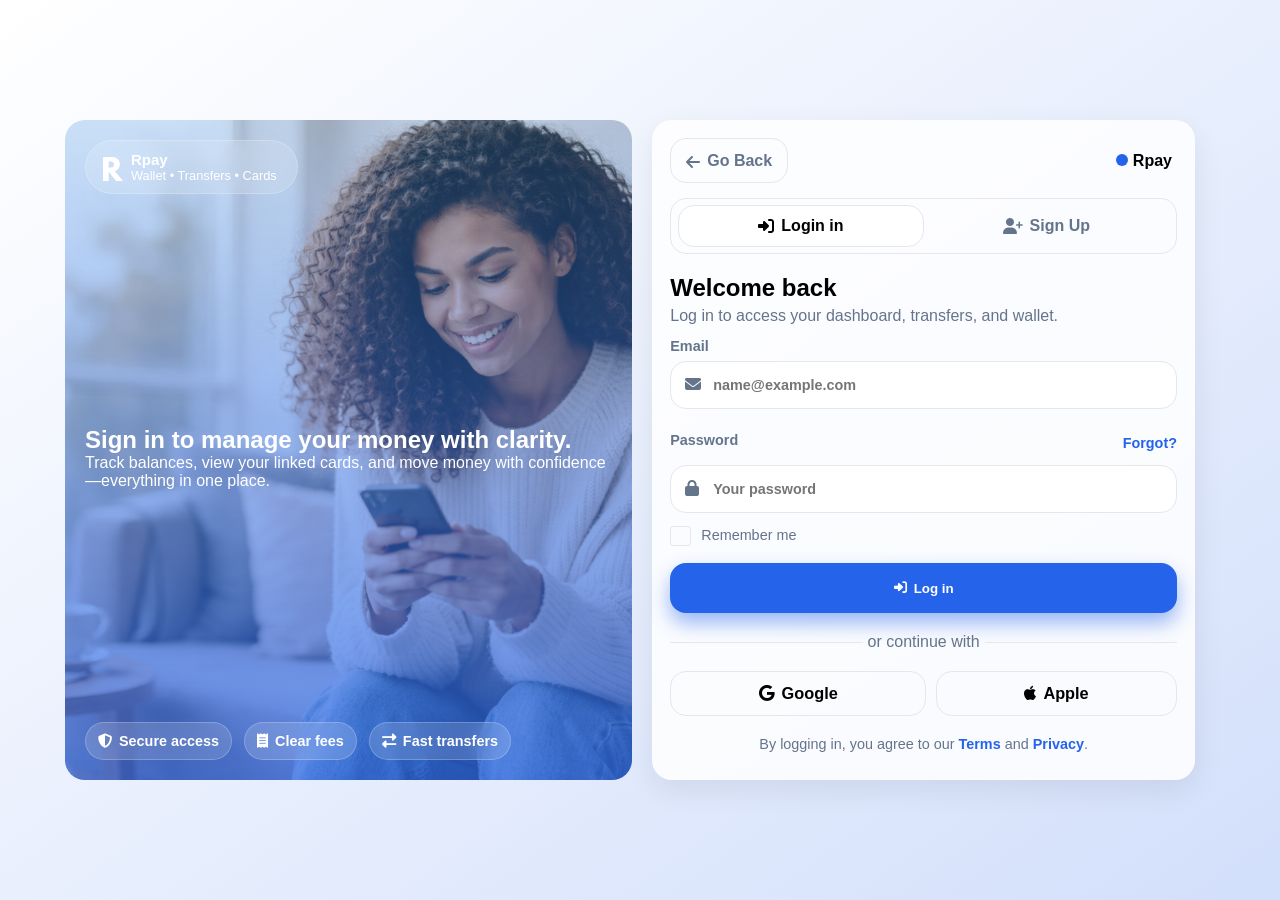
<file: customer/Auth.html>
<!DOCTYPE html>
<html lang="en">
<head>
    <meta name="Author" content="Mohammed Rahali">
    <meta name="Description" 
       content="Rpay is a modern digital wallet and online banking interface that allows users to manage balances,
        view linked cards, transfer money, and access secure financial tools through a clean and responsive web design.">
    <meta name="keywords" content="Rpay, pay, rahali pay, Wallet, Online bank">
    <meta name="viewport" content="width=device-width, initial-scale=1.0">
    <meta charset="UTF-8">
    <title>Rpay - Authentication</title>
    <link rel="icon" href="../assets/icon/R-logo.png">
    <meta name="theme-color" content="#2563EB">
    <!-- StyleSheets -->
    <link rel="stylesheet" href="https://cdnjs.cloudflare.com/ajax/libs/font-awesome/6.5.1/css/all.min.css">
    <link rel="stylesheet" href="../assets/styles/root.css">
    <link rel="stylesheet" href="../assets/styles/Auth.css">
</head>
<body>
    <div class="customer-entry-animation"><img src="../assets/img/logos/Rpay.png"><div class="load-bar"><span></span></div></div>
    <main class="container">
        <section class="left-section">
            <div class="left-header">
                <img src="../assets/img/logos/R.png" alt="logo">
                <h3>Rpay</h3>
                <p>Wallet • Transfers • Cards</p>
            </div>
            <div class="left-body">
                <h1>Sign in to manage your money with clarity.</h1>
                <p>Track balances, view your linked cards, and move money with confidence—everything in one place.</p>
            </div>
            <div class="left-footer">
                <span class="badge"><i class="fa-solid fa-shield-halved"></i> Secure access</span>
                <span class="badge"><i class="fa-solid fa-receipt"></i> Clear fees</span>
                <span class="badge"><i class="fa-solid fa-right-left"></i> Fast transfers</span>
            </div>
        </section>

        <section class="right-section">
            <div class="auth-card">
                <div class="top-card">
                    <a href="../index.html" class="btn go-back"><i class="fa-solid fa-arrow-left"></i> Go Back</a>
                    <strong><span class="disc disc-primary"></span> Rpay</strong>
                </div>
                <input type="radio" id="login-tab" name="switcher" checked>
                <input type="radio" id="sign-tab" name="switcher">
                <div class="labels">
                    <label for="login-tab"><i class="fa-solid fa-right-to-bracket"></i><strong>Login in</strong></label>
                    <label for="sign-tab"><i class="fa-solid fa-user-plus"></i><strong>Sign Up</strong></label>
                </div>

                <!-- Login Tab -->
                <div class="login-tab hidden">
                    <h1>Welcome back</h1>
                    <p>Log in to access your dashboard, transfers, and wallet.</p>
                     <form action="Dashboard.html" method="GET"> <!--POST method not working in vs code live server -->
                        <label>Email</label>
                        <div class="input">
                            <i class="fa-solid fa-envelope"></i> 
                            <input class="btn" type="email" placeholder="name@example.com" required maxlength="30">
                        </div>

                        <label><span>Password</span><label for="forgot" class="forgot">Forgot?</label></label>
                        <input type="checkbox" id="forgot">
                        <div class="forgot-modal hidden">
                            <div class="box-modal">
                                <h1 class="close-recovery"><label for="forgot"><i class="fa-solid fa-xmark btn"></i></label></h1>
                                <h1>Forgot your password?</h1>
                                <p>Enter the email address linked to your account. We’ll send you instructions to reset your password securely.</p>
                                <div class="box-input">
                                    <i class="fa-solid fa-envelope"></i> 
                                    <input class="btn" type="email" placeholder="name@example.com">
                                    <label for="forgot" class="btn submit-btn forgot-submit">Submit</label>
                                </div>
                            </div>
                        </div>

                        <div class="input">
                            <i class="fa-solid fa-lock"></i>
                            <input class="btn" type="password" placeholder="Your password" required minlength="8" maxlength="50">
                        </div>
                        
                        <div class="check">
                            <input type="checkbox" id="remember">
                            <label for="remember"></label><span class="remember-label">Remember me</span>
                        </div>
                        
                        <button type="submit" class="btn submit-btn"><i class="fa-solid fa-right-to-bracket"></i>Log in</button>
                        
                        <p class="divider">or continue with</p>
                        <div class="social-login">
                            <a href="#" class="btn btn-light"><i class="fa-brands fa-google"></i>Google</a>
                            <a href="#" class="btn btn-light"><i class="fa-brands fa-apple"></i>Apple</a>
                        </div>
                        <p class="legal">By logging in, you agree to our <a href="#">Terms</a> and <a href="#">Privacy</a>.</p>
                    </form>
                </div>

                <!-- Sign Up Tab -->
                <div class="sign-tab hidden">
                     
                    <h1>Create your account</h1>
                    <p>Set up your profile to start using your wallet and transfers.</p>
                    <form action="Auth.html" method="POST">

                        <label>Full name</label>
                        <div class="input">
                            <i class="fa-solid fa-user"></i>
                            <input class="btn" type="text" placeholder="Your name" required>
                        </div>

                        <label>Email</label>
                        <div class="input">
                            <i class="fa-solid fa-envelope"></i> 
                            <input class="btn" type="email" placeholder="name@example.com" required maxlength="30">
                        </div>

                        <label>Password</label>
                        <div class="input">
                            <i class="fa-solid fa-lock"></i>
                            <input class="btn" type="password" placeholder="Create a password" required minlength="8" maxlength="50">
                        </div>
                        
                        <div class="check">
                            <input type="checkbox" id="agree" required>
                            <label for="agree"></label><span class="agree-label">I agree to the <a href="#" class="terms">Terms</a></span>
                        </div>
                        
                        <button type="submit" class="btn submit-btn"><i class="fa-solid fa-user-plus"></i>Create account</button>
                        
                        <p class="legal">Your information is used to create and secure your account.</p>
                    </form>
                </div>
            </div>
        </section>
    </main>
</body>
</html>
</file>
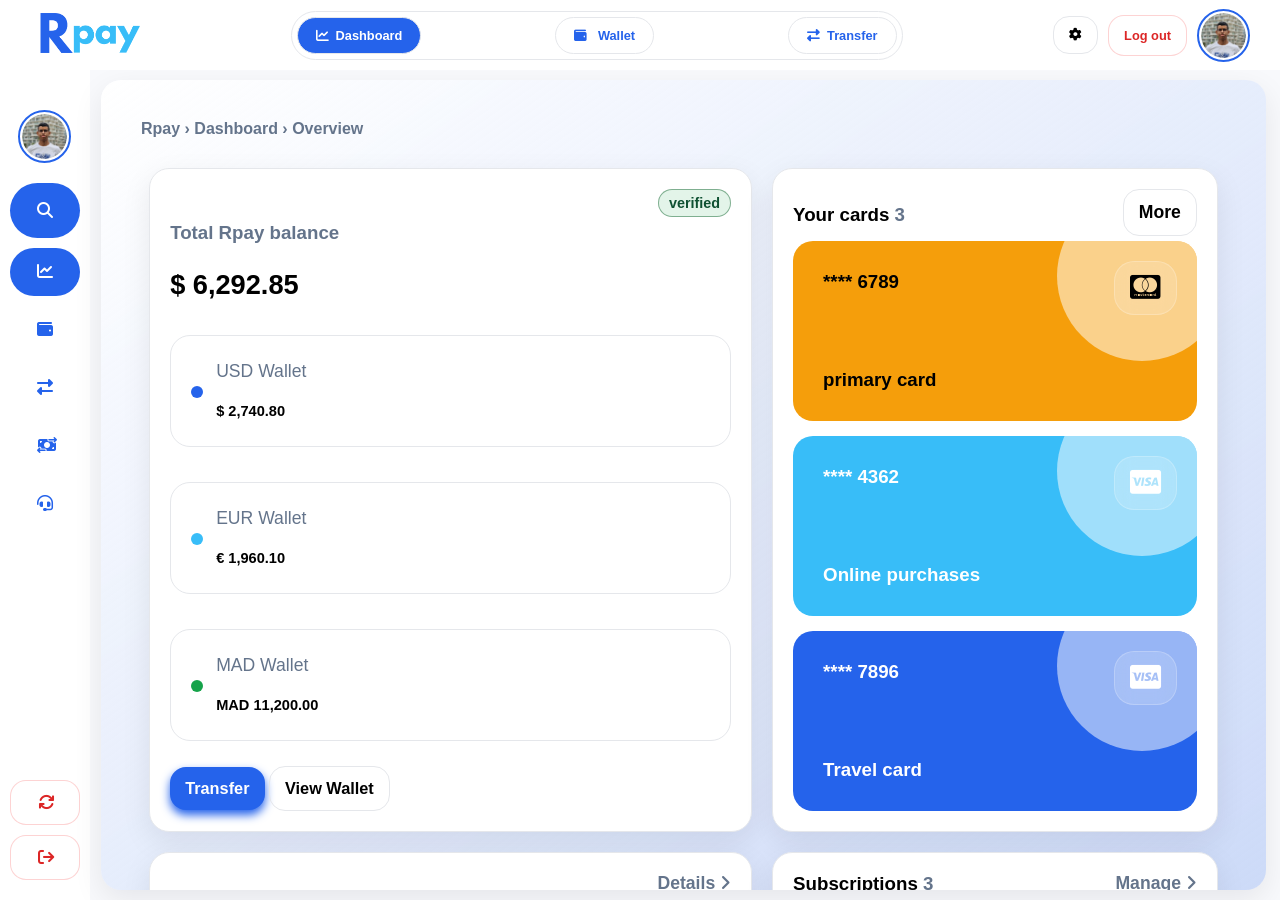
<file: customer/Dashboard.html>
<!DOCTYPE html>
<html lang="en">
<head>
    <meta name="Author" content="Mohammed Rahali">
    <meta name="Description" 
       content="Rpay is a modern digital wallet and online banking interface that allows users to manage balances,
        view linked cards, transfer money, and access secure financial tools through a clean and responsive web design.">
    <meta name="keywords" content="Rpay, pay, rahali pay, Wallet, Online bank">
    <meta name="viewport" content="width=device-width, initial-scale=1.0">
    <meta charset="UTF-8">
    <title>Rpay - Dashboard</title>
    <link rel="icon" href="../assets/icon/R-logo.png">
    <meta name="theme-color" content="#2563EB">
    <!-- StyleSheets -->
    <link rel="stylesheet" href="https://cdnjs.cloudflare.com/ajax/libs/font-awesome/6.5.1/css/all.min.css">
    <link rel="stylesheet" href="../assets/styles/root.css">
    <link rel="stylesheet" href="../assets/styles/Dashboard.css">
</head>
<body>
    <div class="customer-entry-animation"><img src="../assets/img/logos/Rpay.png"><div class="load-bar"><span></span></div></div>
    <header class="header">
        <div class="header-nav1">
            <a href="../index.html"><img src="../assets/img/logos/Rpay.png" alt="Rpay"></a>
        </div>
        <div class="header-nav2">
                <a href="Dashboard.html" class="active"><i class="fa-solid fa-chart-line icon"></i>Dashboard</a>
                <a href="Wallet.html"><i class="fa-solid fa-wallet icon"></i> Wallet</a>
                <a href="Transfer.html"><i class="fa-solid fa-right-left icon"></i>Transfer</a>
        </div>
        <div class="header-nav3">
            <a href="#" class="btn btn-light"><i class="fa-solid fa-gear"></i></a>
            <a href="Auth.html" class="btn btn-danger hidden-phone">Log out</a>
            <img src="../assets/img/profile.png" alt="user-profile">
        </div>
    </header>

    <label for="navbar-toggler" class="hidden navbar-toggler-phone btn btn-light"><i class="fa-solid fa-bars"></i></label>
    <div class="flex-menu-container">
        <input type="checkbox" id="navbar-toggler">
        <nav class="aside-menu">
            <div class="top">
                <div class="user-card">
                    <a href="#">
                    <img src="../assets/img/profile.png" alt="user-profile">
                        <div>
                            <h4>Mohammed Rahali</h4>
                            <p>Account settings</p>
                        </div> 
                    </a>
                </div>
                <div class="search-menu">
                    <input type="search">
                    <i class="fa-solid fa-magnifying-glass"></i>
                </div>
                <a href="Dashboard.html" class="active"><i class="fa-solid fa-chart-line"></i>Dashboard</a>
                <a href="Wallet.html"><i class="fa-solid fa-wallet"></i> Wallet</a>
                <a href="Transfer.html"><i class="fa-solid fa-right-left"></i>Transfer</a>
                <a href="Transactions.html"><i class="fa-solid fa-money-bill-transfer"></i>Transactions</a>
                <a href="Support.html#last"><i class="fa-solid fa-headset"></i>Support</a>
            </div>
            <div class="bottom">
                <a href="Auth.html" class="btn-danger"><i class="fa-solid fa-arrows-rotate"></i>Switch account</a>
                <a href="../index.html" class="btn-danger"><i class="fa-solid fa-arrow-right-from-bracket"></i>Log out</a>
            </div>
        </nav>

        <main class="main-container">
            <p class="path"><strong> Rpay › Dashboard › Overview</strong></p>

            <div class="grid-container">
                <!-- Item 1  : Balance -->
                <div class="grid-item item1">
                        <p class="badge badge-success verified">verified</p>
                        <h3>Total Rpay balance</h3>
                        <h1>$ 6,292.85</h1>
                        <div class="balance">
                            <span class="disc disc-primary"></span>
                            <p>USD Wallet</p>
                            <h5>$ 2,740.80</h5>
                        </div>
                        <div class="balance">
                            <span class="disc disc-accent"></span>
                            <p>EUR Wallet</p>
                            <h5>€ 1,960.10</h5>
                        </div>
                        <div class="balance">
                            <span class="disc disc-success"></span>
                            <p>MAD Wallet</p>
                            <h5>MAD 11,200.00</h5>
                        </div>



                        <div class="options">
                            <a href="Transfer.html" class="btn btn-primary">Transfer</a>
                            <a href="Wallet.html" class="btn btn-light">View Wallet</a>
                        </div>
                </div>



                <!-- Item 2  : Insights -->
                <div class="grid-item item2">
                    <p class="badge"><i class="fa-solid fa-bolt icon"></i> <strong>Rpay Insights</strong></p>
                    <div>
                        <h2>All your finances in one view.</h2>
                        <p>Track balances, manage cards, and send transfers with clear fees.</p>
                    </div>
                    <div><a href="../index.html" class="btn btn-primary"><i class="fa-solid fa-circle-info icon"></i> Learn more</a></div>
                    
                    <div class="lightblue-card"></div>
                    <div class="blue-card"></div>
                    <div class="green-card"></div>
                </div>



                <!-- Item 3  : Cards -->
                <div class="grid-item item3">
                    <a href="Wallet.html" class="btn btn-light">More</a>
                    <h3><strong>Your cards</strong> 3</h3>
                    <div class="cards card1">
                        <h3>**** 6789</h3>
                        <h3>primary card</h3>
                        <span class="card-type"><i class="fa-brands fa-cc-mastercard"></i></span>
                    </div>
                    <div class="cards card2">
                        <h3>**** 4362</h3>
                        <h3>Online purchases</h3>
                        <span class="card-type"><i class="fa-brands fa-cc-visa"></i></span>
                    </div>
                    <div class="cards card3">
                        <h3>**** 7896</h3>
                        <h3>Travel card</h3>
                        <span class="card-type"><i class="fa-brands fa-cc-visa"></i></span>
                    </div>
                </div>
                


                <!-- Item 4  : Quick Transfer -->
                <div class="grid-item item4">
                    <a href="Transfer.html"><i class="fa-solid fa-plus icon"></i>New</a>
                    <h3>Quick transfer</h3>
                    <h2>Transfer to a contact</h2>
                    
                    <form action="Transfer.html" method="GET">
                        <div class="input-box">
                            <h3>Amount</h3>
                            <h1>$ <input type="number" min="1" max="99999" value="250.00" placeholder="000.00" required></h1>
                        </div>
                        <button type="submit" class="btn btn-primary"><i class="fa-solid fa-right-left icon"></i>Transfer</button>
                    </form>
                    
                    <h2>Recent recipients</h2>
                    <div class="contact">
                        <span>A</span>
                        <span>C</span>
                        <span>S</span>
                        <span>M</span>
                        <span><i class="fa-solid fa-plus"></i></span>
                    </div>
                </div>



                <!-- Item 5  : Statistics -->
                <div class="grid-item item5">
                    <a href="#">Details <i class="fa-solid fa-angle-right"></i></a>
                    <h2>Statistics</h2>
                    <section class="section1">
                        <h3>Revenue of the last month</h3>
                        <p>$ 3541.52</p>
                        <div class="sec1-bottom">
                            <div class="columns">
                            <div class="col col1"></div>
                            <div class="col col2"></div>
                            <div class="col col3"></div>
                            <div class="col col4"></div>
                            <div class="col col5"></div> 
                            </div>
                            <h5 class="badge badge-success"><strong><i class="fa-solid fa-arrow-trend-up"></i> +3.7%</strong></h5>
                        </div>
                    </section>
                    <span class="line"></span>

                    <section class="section2">
                        <h2>Overview<span>(last 4 months)</span></h2>
                        <div class="months-report">
                            <div class="col col1">
                                <h4>Oct</h4>
                                <h4>85%</h4>
                            </div>

                            <div class="col col2">
                                <h4>Nov</h4>
                                <h4>51%</h4>
                            </div>

                            <div class="col col3">
                                <h4>Dec</h4>
                                <h4>31%</h4>
                            </div>
                            
                            <div class="col col4">
                                <h4>Jan</h4>
                                <h4>67%</h4>
                            </div>
                        </div>
                    </section>
                </div>



                <!-- Item 6  : Subscriptions -->
                <div class="grid-item item6">
                    <a href="#">Manage <i class="fa-solid fa-angle-right"></i></a>
                    <h3><span>Subscriptions</span> 3</h3>

                    <div class="subscription">
                        <div class="sub-logo"><i class="fa-brands fa-telegram"></i></div>
                        <div>
                            <h4>Telegram +</h4>
                            <p>Next: 10 Apr</p>
                        </div>
                        <h4>$8.99</h4>
                    </div> 
                    
                    <div class="subscription">
                        <div class="sub-logo"><i class="fa-brands fa-spotify"></i></div>
                        <div>
                            <h4>Spotify Family</h4>
                            <p>Next: 15 Apr</p>
                        </div>
                        <h4>$9.99</h4>
                    </div> 
                    
                    <div class="subscription">
                        <div class="sub-logo"><i class="fa-brands fa-discord"></i></div>
                        <div>
                            <h4>Discord Nitro</h4>
                            <p>Next: 20 Apr</p>
                        </div>
                        <h4>$19.99</h4>
                    </div> 
                    
                </div>



                <!-- Item 7  : Transactions -->
                <div class="grid-item item7">
                    <h3>Recent activity</h3>
                    <div class="activities">
                        <span class="operation-icon"><i class="fa-solid fa-arrow-right"></i></span>
                        <div>
                            <h1 class="operation">Transfer sent</h1>
                            <p>To: Ahmed K.</p>
                        </div>
                        <div>
                            <h1>- $75</h1>
                            <p class="badge badge-danger"><i class="fa-solid fa-xmark icon"></i>Failed</p>
                        </div>
                    </div>

                    <div class="activities">
                        <span class="operation-icon"><i class="fa-solid fa-arrow-left"></i></span>
                        <div>
                            <h1 class="operation">Salary received</h1>
                            <p>From: Company</p>
                        </div>
                        <div>
                            <h1>+ $1,200</h1>
                            <p class="badge badge-success"><i class="fa-solid fa-check icon"></i>Completed</p>
                        </div>
                    </div>

                    <div class="activities">
                        <span class="operation-icon"><i class="fa-solid fa-arrow-right"></i></span>
                        <div>
                            <h1 class="operation">Online purchase</h1>
                            <p>Store: Amazon</p>
                        </div>
                        <div>
                            <h1>- $230</h1>
                            <p class="badge badge-success"><i class="fa-solid fa-check icon"></i>Completed</p>
                        </div>
                    </div>
                    <div><a href="Transactions.html" class="btn btn-primary">Show all</a></div>
                    
                </div>
            </div> <!-- end grid container -->

            <!-- Footer -->
            <span class="line"></span>
            <footer class="footer">
                <div class="left">
                    <a href="index.html"><img src="../assets/img/logos/Rpay.png" alt="footer-logo"></a>
                    <p class="copyright">Rpay Payments Ltd. is a digital payments and online wallet provider offering account management, money transfers, and card services through its web platform.</p>
                    <p class="copyright">Services are provided in accordance with applicable electronic money and payment service regulations in the user’s location.</p>
                    <p>© 2026 Rpay. All rights reserved.</p>
                </div>
                <div class="right">
                    <a href="../index.html">Home</a>
                    <a href="Dashboard.html">Dashboard</a>
                    <a href="Wallet.html">Wallet</a>
                    <a href="Support.html#last">Support</a>
                </div>
        </footer>
        </main>
    </div>
</body>
</html>
</file>
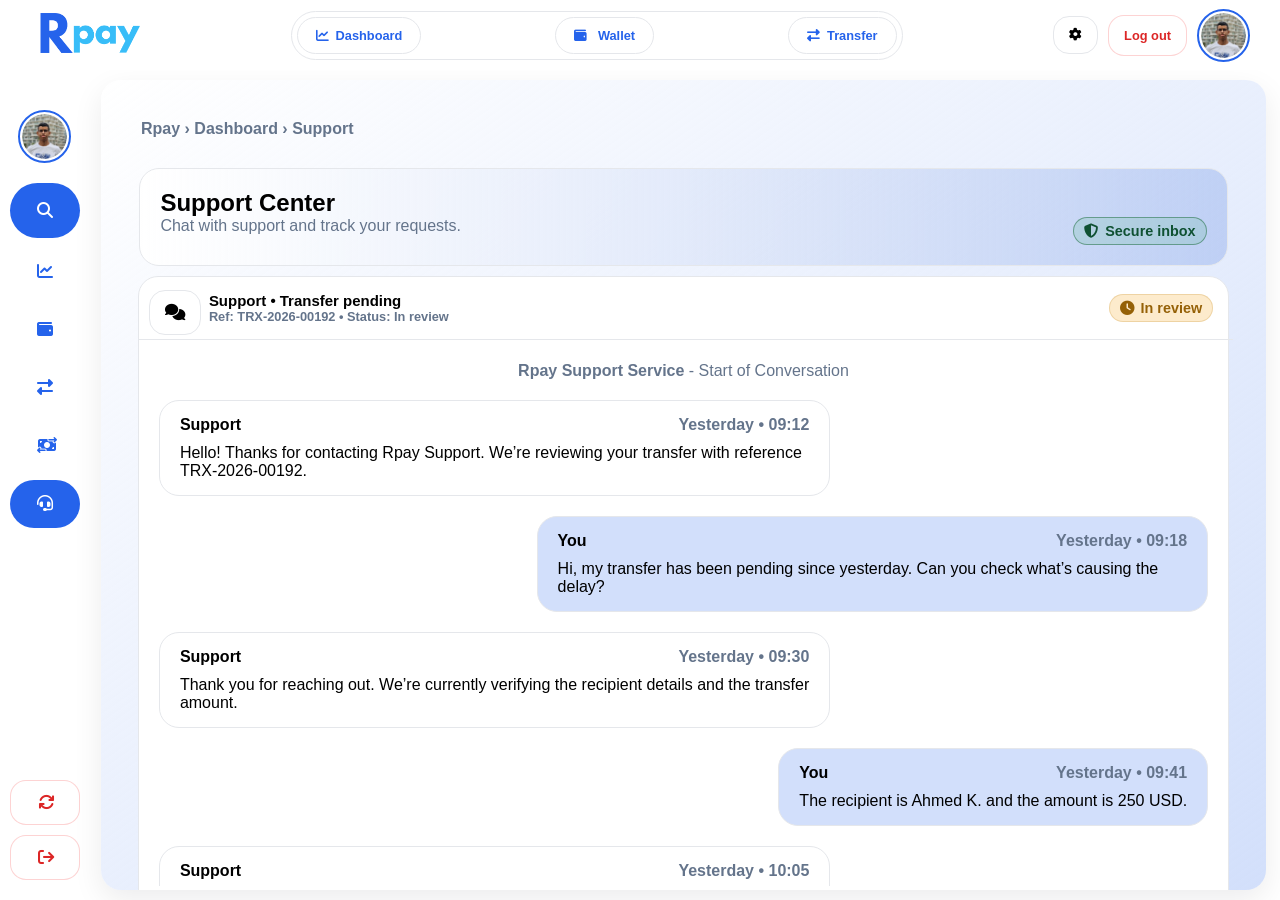
<file: customer/Support.html>
<!DOCTYPE html>
<html lang="en">
<head>
    <meta name="Author" content="Mohammed Rahali">
    <meta name="Description" 
       content="Rpay is a modern digital wallet and online banking interface that allows users to manage balances,
        view linked cards, transfer money, and access secure financial tools through a clean and responsive web design.">
    <meta name="keywords" content="Rpay, pay, rahali pay, Wallet, Online bank">
    <meta name="viewport" content="width=device-width, initial-scale=1.0">
    <meta charset="UTF-8">
    <title>Rpay - Support</title>
    <link rel="icon" href="../assets/icon/R-logo.png">
    <meta name="theme-color" content="#2563EB">
    <!-- StyleSheets -->
    <link rel="stylesheet" href="https://cdnjs.cloudflare.com/ajax/libs/font-awesome/6.5.1/css/all.min.css">
    <link rel="stylesheet" href="../assets/styles/root.css">
    <link rel="stylesheet" href="../assets/styles/Support.css">
</head>
<body>
    <div class="customer-entry-animation"><img src="../assets/img/logos/Rpay.png"><div class="load-bar"><span></span></div></div>
    <header class="header">
        <div class="header-nav1">
            <a href="../index.html"><img src="../assets/img/logos/Rpay.png" alt="Rpay"></a>
        </div>
        <div class="header-nav2">
                <a href="Dashboard.html"><i class="fa-solid fa-chart-line icon"></i>Dashboard</a>
                <a href="Wallet.html"><i class="fa-solid fa-wallet icon"></i> Wallet</a>
                <a href="Transfer.html"><i class="fa-solid fa-right-left icon"></i>Transfer</a>
        </div>
        <div class="header-nav3">
            <a href="#" class="btn btn-light"><i class="fa-solid fa-gear"></i></a>
            <a href="Auth.html" class="btn btn-danger hidden-phone">Log out</a>
            <img src="../assets/img/profile.png" alt="user-profile">
        </div>
    </header>
    <label for="navbar-toggler" class="hidden navbar-toggler-phone btn btn-light"><i class="fa-solid fa-bars"></i></label>
    <div class="flex-menu-container">
        <input type="checkbox" id="navbar-toggler">
        <nav class="aside-menu">
            <div class="top">
                <div class="user-card">
                    <a href="#">
                    <img src="../assets/img/profile.png" alt="user-profile">
                        <div>
                            <h4>Mohammed Rahali</h4>
                            <p>Account settings</p>
                        </div> 
                    </a>
                </div>
                <div class="search-menu">
                    <input type="search">
                    <i class="fa-solid fa-magnifying-glass"></i>
                </div>
                <a href="Dashboard.html"><i class="fa-solid fa-chart-line"></i>Dashboard</a>
                <a href="Wallet.html"><i class="fa-solid fa-wallet"></i> Wallet</a>
                <a href="Transfer.html"><i class="fa-solid fa-right-left"></i>Transfer</a>
                <a href="Transactions.html"><i class="fa-solid fa-money-bill-transfer"></i>Transactions</a>
                <a href="Support.html#last" class="active"><i class="fa-solid fa-headset"></i>Support</a>
            </div>
            <div class="bottom">
                <a href="Auth.html" class="btn-danger"><i class="fa-solid fa-arrows-rotate"></i>Switch account</a>
                <a href="../index.html" class="btn-danger"><i class="fa-solid fa-arrow-right-from-bracket"></i>Log out</a>
            </div>
        </nav>

        <main class="main-container">
            <p class="path"><strong> Rpay › Dashboard › Support</strong></p>
            <header>
                <h2>Support Center</h2>
                <p>Chat with support and track your requests. <span class="badge badge-success"><i class="fa-solid fa-shield-halved icon"></i> Secure inbox</span></p>
            </header>

            <div class="flex-container">
                
                <input type="checkbox" id="menu-toggler">
                
                <div class="flex-item item1">
                    
                    <div class="inbox-header">
                        <div class="inbox-header-title">
                            <label for="menu-toggler" class="toggler-desktop btn btn-light" style="cursor: e-resize;"><i class="fa-solid fa-comments"></i></label> 
                            <p><strong>Inbox</strong> <span>3</span></p>
                        </div>
                        
                        <i class="fa-solid fa-magnifying-glass search-icon"></i>
                        <input type="search" placeholder=" Search conversations..." class="btn">
                        
                        <div class="filters">
                            <input type="radio" name="filters" id="all" checked>
                            <label for="all">All</label>
                            <input type="radio" name="filters" id="unread">
                            <label for="unread">Unread</label>
                            <input type="radio" name="filters" id="inreview">
                            <label for="inreview">In review</label>
                            <input type="radio" name="filters" id="resolved">
                            <label for="resolved">Resolved</label>
                        </div>
                    </div>
                    <div class="inbox-body">
                        <div class="cards">
                            <span>S</span>
                            <div>
                                <h4>Support • Transfer pending</h4>
                                <p>We’re checking your transfer TRX-2026-00192…</p>
                            </div>
                            <div>
                                <h4>2h</h4>
                                <span>2</span>
                            </div>
                        </div>

                        <div class="cards">
                            <span>R</span>
                            <div>
                                <h4>Rpay • Security alert</h4>
                                <p>New device sign-in detected. Was it you?</p>
                            </div>
                            <div>
                                <h4>2d</h4>
                                <span>1</span>
                            </div>
                        </div>

                        <div class="cards">
                            <span>B</span>
                            <div>
                                <h4>Billing • Fees question</h4>
                                <p>Here is how fees are calculated for currency…</p>
                            </div>
                            <div>
                                <h4>5d</h4>
                            </div>
                        </div>

                        <div class="cards">
                            <span>A</span>
                            <div>
                                <h4>Account • Password reset</h4>
                                <p>Your password reset request has been completed.</p>
                            </div>
                            <div>
                                <h4>6d</h4>
                            </div>
                        </div>
                        <button class="btn btn-light" type="button"><i class="fa-solid fa-plus icon"></i>New message</button>
                    </div>
                </div>


                <div class="flex-item item2">
                    <label for="menu-toggler" class="hidden toggler-phone btn btn-light"><i class="fa-solid fa-comments"></i></label>

                    <div class="conversation-header">
                        <div>
                            <h3>Support • Transfer pending</h3>
                            <p><strong>Ref: TRX-2026-00192 • Status: In review</strong></p>
                        </div>
                        <span class="badge badge-warning"><i class="fa-solid fa-clock icon"></i>In review</span>
                    </div>
                    <div class="conversation-body">
                        <p><strong>Rpay Support Service</strong> - Start of Conversation</p>
                        <div class="message">
                            <h4>Support <span>Yesterday • 09:12</span></h4>
                            <p>
                                Hello! Thanks for contacting Rpay Support. We’re reviewing your transfer with reference TRX-2026-00192.
                            </p>
                        </div>

                        <div class="message user">
                            <h4>You <span>Yesterday • 09:18</span></h4>
                            <p>
                                Hi, my transfer has been pending since yesterday. Can you check what’s causing the delay?
                            </p>
                        </div>

                        <div class="message">
                            <h4>Support <span>Yesterday • 09:30</span></h4>
                            <p>
                                Thank you for reaching out. We’re currently verifying the recipient details and the transfer amount.
                            </p>
                        </div>

                        <div class="message user">
                            <h4>You <span>Yesterday • 09:41</span></h4>
                            <p>
                                The recipient is Ahmed K. and the amount is 250 USD.
                            </p>
                        </div>

                        <div class="message">
                            <h4>Support <span>Yesterday • 10:05</span></h4>
                            <p>
                                Thanks for confirming. The transfer is undergoing a routine security review.
                            </p>
                        </div>

                        <div class="message">
                            <h4>Support <span>Yesterday • 10:06</span></h4>
                            <p>
                                This process helps keep your account and funds secure.
                            </p>
                        </div>

                        <div class="message user">
                            <h4>You <span>Yesterday • 10:22</span></h4>
                            <p>
                                How long does the review usually take?
                            </p>
                        </div>

                        <div class="message">
                            <h4>Support <span>Yesterday • 10:40</span></h4>
                            <p>
                                Reviews typically take between 24 and 48 hours, depending on the transaction.
                            </p>
                        </div>

                        <div class="message">
                            <h4>Support <span>Yesterday • 11:15</span></h4>
                            <p>
                                If additional information is required, we’ll notify you here.
                            </p>
                        </div>

                        <div class="message user">
                            <h4>You <span>Yesterday • 12:02</span></h4>
                            <p>
                                Should I upload any documents or screenshots?
                            </p>
                        </div>

                        <div class="message">
                            <h4>Support <span>Yesterday • 12:20</span></h4>
                            <p>
                                At the moment, no documents are required. Please wait while the review continues.
                            </p>
                        </div>

                        <div class="message">
                            <h4>Support <span>Today • 08:45</span></h4>
                            <p>
                                Good news! The review is almost complete and no issues have been found so far.
                            </p>
                        </div>

                        <div class="message user">
                            <h4>You <span>Today • 09:01</span></h4>
                            <p>
                                Thanks for the update. I appreciate the quick response.
                            </p>
                        </div>

                        <div class="message">
                            <h4>Support <span>Today • 09:30</span></h4>
                            <p>
                                You’re welcome! We’ve escalated the final verification to speed things up.
                            </p>
                        </div>

                        <div class="message">
                            <h4>Support <span>Today • 10:10</span></h4>
                            <p>
                                Please ensure your account information remains unchanged during this process.
                            </p>
                        </div>

                        <div class="message user">
                            <h4>You <span>Today • 10:34</span></h4>
                            <p>
                                Understood. I haven’t made any changes.
                            </p>
                        </div>

                        <div class="message">
                            <h4>Support <span>Today • 11:05</span></h4>
                            <p>
                                Thanks. We’ve escalated the review. If you have a screenshot of the transfer details, attach it here.
                            </p>
                        </div>

                        <div class="message user">
                            <h4>You <span>Today • 11:18</span></h4>
                            <p>
                                I’ve attached the screenshot showing the transfer details.
                            </p>
                        </div>

                        <div class="message">
                            <h4>Support <span>Today • 11:40</span></h4>
                            <p>
                                We’ve received the attachment. Our team is reviewing it now.
                            </p>
                        </div>

                        <div class="message" id="last">
                            <h4>Support <span>Today • 12:10</span></h4>
                            <p>
                                We’ll notify you once the transfer is completed. Thank you for your patience.
                            </p>
                        </div>

                    </div>
                    <div class="conversation-footer">
                        <div class="textarea">
                            <textarea class="btn" placeholder="Write a reply..."></textarea>
                            <i class="fa-regular fa-message"></i>
                        </div>
                        <div class="actions">
                            <button type="button" class="btn btn-light"><i class="fa-solid fa-paperclip icon"></i>Attach</button>
                            <button type="button" class="btn btn-light"><i class="fa-regular fa-face-smile icon"></i>Emoji</button>
                            <button type="button" class="btn btn-light"><i class="fa-solid fa-tag icon"></i> Add reference</button>
                            <button type="button" class="btn btn-primary"><i class="fa-solid fa-paper-plane icon"></i> Send</button>
                        </div>
                    <p>Rpay will never ask for your passwords, card details, or one-time passcodes.</p>
                    </div>
                </div>
            </div> <!-- end flex container -->
            <!-- No footer on Support page -->
        </main>
    </div>
</body>
</html>
</file>
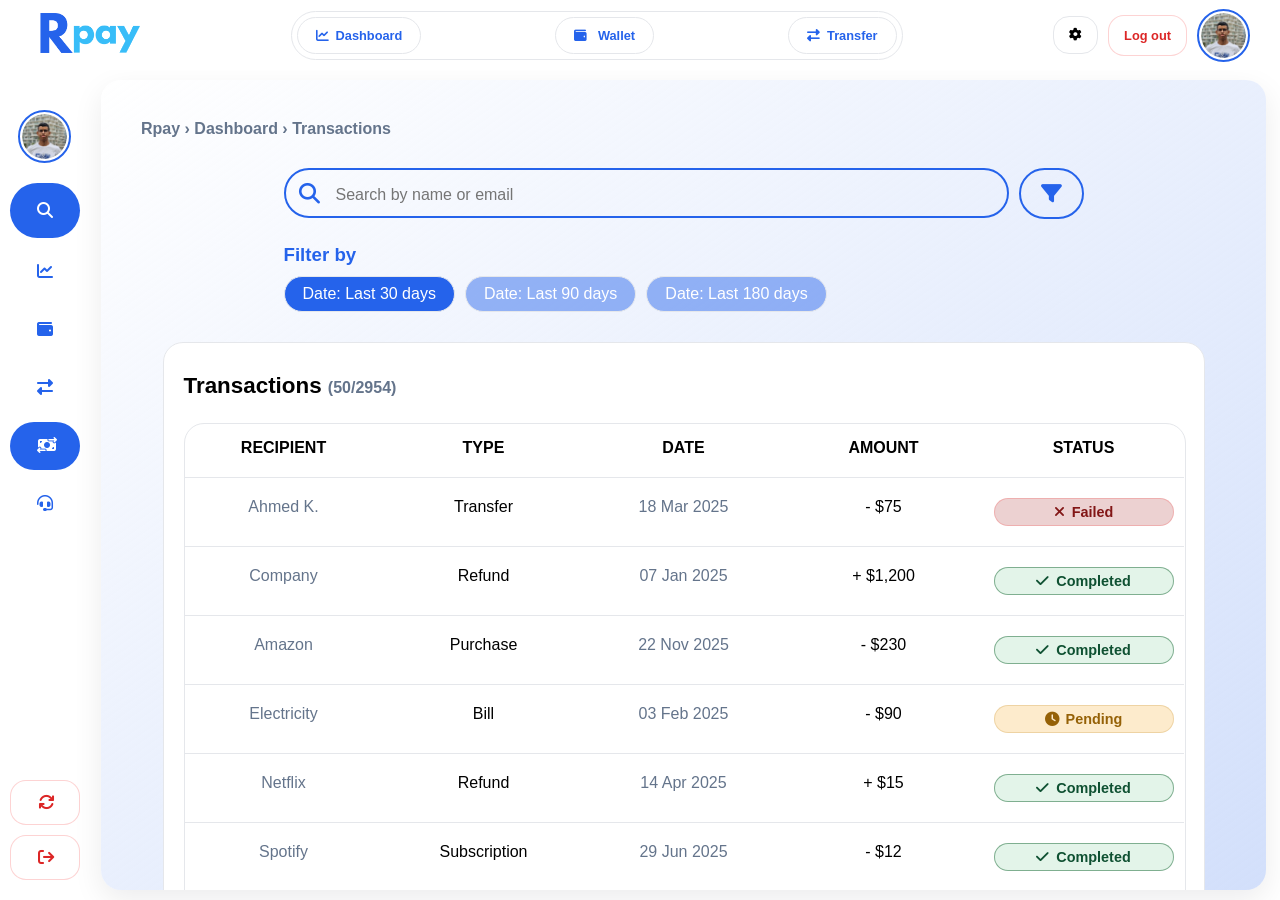
<file: customer/Transactions.html>
<!DOCTYPE html>
<html lang="en">
<head>
    <meta name="Author" content="Mohammed Rahali">
    <meta name="Description" 
       content="Rpay is a modern digital wallet and online banking interface that allows users to manage balances,
        view linked cards, transfer money, and access secure financial tools through a clean and responsive web design.">
    <meta name="keywords" content="Rpay, pay, rahali pay, Wallet, Online bank">
    <meta name="viewport" content="width=device-width, initial-scale=1.0">
    <meta charset="UTF-8">
    <title>Rpay - Transactions</title>
    <link rel="icon" href="../assets/icon/R-logo.png">
    <meta name="theme-color" content="#2563EB">
    <!-- StyleSheets -->
    <link rel="stylesheet" href="https://cdnjs.cloudflare.com/ajax/libs/font-awesome/6.5.1/css/all.min.css">
    <link rel="stylesheet" href="../assets/styles/root.css">
    <link rel="stylesheet" href="../assets/styles/Transactions.css">
</head>
<body>
    <div class="customer-entry-animation"><img src="../assets/img/logos/Rpay.png"><div class="load-bar"><span></span></div></div>
    <header class="header">
        <div class="header-nav1">
            <a href="../index.html"><img src="../assets/img/logos/Rpay.png" alt="Rpay"></a>
        </div>
        <div class="header-nav2">
                <a href="Dashboard.html"><i class="fa-solid fa-chart-line icon"></i>Dashboard</a>
                <a href="Wallet.html"><i class="fa-solid fa-wallet icon"></i> Wallet</a>
                <a href="Transfer.html"><i class="fa-solid fa-right-left icon"></i>Transfer</a>
        </div>
        <div class="header-nav3">
            <a href="#" class="btn btn-light"><i class="fa-solid fa-gear"></i></a>
            <a href="Auth.html" class="btn btn-danger hidden-phone">Log out</a>
            <img src="../assets/img/profile.png" alt="user-profile">
        </div>
    </header>

    <label for="navbar-toggler" class="hidden navbar-toggler-phone btn btn-light"><i class="fa-solid fa-bars"></i></label>
    <div class="flex-menu-container">
        <input type="checkbox" id="navbar-toggler">
        <nav class="aside-menu">
            <div class="top">
                <div class="user-card">
                    <a href="#">
                    <img src="../assets/img/profile.png" alt="user-profile">
                        <div>
                            <h4>Mohammed Rahali</h4>
                            <p>Account settings</p>
                        </div> 
                    </a>
                </div>
                <div class="search-menu">
                    <input type="search">
                    <i class="fa-solid fa-magnifying-glass"></i>
                </div>
                <a href="Dashboard.html"><i class="fa-solid fa-chart-line"></i>Dashboard</a>
                <a href="Wallet.html"><i class="fa-solid fa-wallet"></i> Wallet</a>
                <a href="Transfer.html"><i class="fa-solid fa-right-left"></i>Transfer</a>
                <a href="Transactions.html" class="active"><i class="fa-solid fa-money-bill-transfer"></i>Transactions</a>
                <a href="Support.html#last"><i class="fa-solid fa-headset"></i>Support</a>
            </div>
            <div class="bottom">
                <a href="Auth.html" class="btn-danger"><i class="fa-solid fa-arrows-rotate"></i>Switch account</a>
                <a href="../index.html" class="btn-danger"><i class="fa-solid fa-arrow-right-from-bracket"></i>Log out</a>
            </div>
        </nav>

        <main class="main-container">
            <p class="path"><strong> Rpay › Dashboard › Transactions</strong></p>
            <section>
                <div class="search-bar">
                    <i class="fa-solid fa-magnifying-glass "></i>
                    <input type="search" placeholder="Search by name or email">
                    <i class="fa-solid fa-filter"></i>
                </div>
                <h3>Filter by</h3>
                <div class="filters">
                    <input type="radio" name="filter" id="d30" checked>
                    <label for="d30">Date: Last 30 days</label>

                    <input type="radio" name="filter" id="d90">
                    <label for="d90">Date: Last 90 days</label>

                    <input type="radio" name="filter" id="d180">
                    <label for="d180">Date: Last 180 days</label>
                </div>
            </section>

            
            <div class="grid-container">

                <h2>Transactions <span>(50/2954)</span></h2>
                <div class="row grid-header">
                <div class="col">RECIPIENT</div>
                <div class="col">TYPE</div>
                <div class="col">DATE</div>
                <div class="col">AMOUNT</div>
                <div class="col">STATUS</div>
                </div>


                <div class="row">
                <div class="col">Ahmed K.</div>
                <div class="col">Transfer</div>
                <div class="col">18 Mar 2025</div>
                <div class="col">- $75</div>
                <div class="col"><p class="badge badge-danger"><i class="fa-solid fa-xmark icon"></i>Failed</p></div>
                </div>

                <div class="row">
                <div class="col">Company</div>
                <div class="col">Refund</div>
                <div class="col">07 Jan 2025</div>
                <div class="col">+ $1,200</div>
                <div class="col"><p class="badge badge-success"><i class="fa-solid fa-check icon"></i>Completed</p></div>
                </div>

                <div class="row">
                <div class="col">Amazon</div>
                <div class="col">Purchase</div>
                <div class="col">22 Nov 2025</div>
                <div class="col">- $230</div>
                <div class="col"><p class="badge badge-success"><i class="fa-solid fa-check icon"></i>Completed</p></div>
                </div>

                <div class="row">
                <div class="col">Electricity</div>
                <div class="col">Bill</div>
                <div class="col">03 Feb 2025</div>
                <div class="col">- $90</div>
                <div class="col"><p class="badge badge-warning"><i class="fa-solid fa-clock icon"></i>Pending</p></div>
                </div>

                <div class="row">
                <div class="col">Netflix</div>
                <div class="col">Refund</div>
                <div class="col">14 Apr 2025</div>
                <div class="col">+ $15</div>
                <div class="col"><p class="badge badge-success"><i class="fa-solid fa-check icon"></i>Completed</p></div>
                </div>

                <div class="row">
                <div class="col">Spotify</div>
                <div class="col">Subscription</div>
                <div class="col">29 Jun 2025</div>
                <div class="col">- $12</div>
                <div class="col"><p class="badge badge-success"><i class="fa-solid fa-check icon"></i>Completed</p></div>
                </div>

                <div class="row">
                <div class="col">Youssef B.</div>
                <div class="col">Transfer</div>
                <div class="col">11 Aug 2025</div>
                <div class="col">- $300</div>
                <div class="col"><p class="badge badge-danger"><i class="fa-solid fa-xmark icon"></i>Canceled</p></div>
                </div>

                <div class="row">
                <div class="col">Employer</div>
                <div class="col">Salary</div>
                <div class="col">27 Dec 2025</div>
                <div class="col">+ $2,500</div>
                <div class="col"><p class="badge badge-success"><i class="fa-solid fa-check icon"></i>Completed</p></div>
                </div>

                <div class="row">
                <div class="col">Prime Video</div>
                <div class="col">Subscription</div>
                <div class="col">09 May 2025</div>
                <div class="col">- $9</div>
                <div class="col"><p class="badge badge-success"><i class="fa-solid fa-check icon"></i>Completed</p></div>
                </div>

                <div class="row">
                <div class="col">Water</div>
                <div class="col">Bill</div>
                <div class="col">16 Oct 2025</div>
                <div class="col">- $45</div>
                <div class="col"><p class="badge badge-warning"><i class="fa-solid fa-clock icon"></i>Pending</p></div>
                </div>

                <div class="row">
                <div class="col">Bank</div>
                <div class="col">Interest</div>
                <div class="col">02 Jul 2025</div>
                <div class="col">+ $8</div>
                <div class="col"><p class="badge badge-success"><i class="fa-solid fa-check icon"></i>Completed</p></div>
                </div>

                <div class="row">
                <div class="col">Discord</div>
                <div class="col">Subscription</div>
                <div class="col">21 Sep 2025</div>
                <div class="col">- $10</div>
                <div class="col"><p class="badge badge-success"><i class="fa-solid fa-check icon"></i>Completed</p></div>
                </div>

                <div class="row">
                <div class="col">Ali M.</div>
                <div class="col">Transfer</div>
                <div class="col">06 Jun 2025</div>
                <div class="col">- $120</div>
                <div class="col"><p class="badge badge-warning"><i class="fa-solid fa-clock icon"></i>Pending</p></div>
                </div>

                <div class="row">
                <div class="col">Refund Center</div>
                <div class="col">Refund</div>
                <div class="col">19 Feb 2025</div>
                <div class="col">+ $60</div>
                <div class="col"><p class="badge badge-success"><i class="fa-solid fa-check icon"></i>Completed</p></div>
                </div>

                <div class="row">
                <div class="col">Google</div>
                <div class="col">Subscription</div>
                <div class="col">30 Nov 2025</div>
                <div class="col">- $15</div>
                <div class="col"><p class="badge badge-danger"><i class="fa-solid fa-xmark icon"></i>Failed</p></div>
                </div>

                <div class="row">
                <div class="col">Uber</div>
                <div class="col">Transport</div>
                <div class="col">12 Mar 2025</div>
                <div class="col">- $22</div>
                <div class="col"><p class="badge badge-success"><i class="fa-solid fa-check icon"></i>Completed</p></div>
                </div>

                <div class="row">
                <div class="col">Client</div>
                <div class="col">Payment</div>
                <div class="col">25 Aug 2025</div>
                <div class="col">+ $500</div>
                <div class="col"><p class="badge badge-success"><i class="fa-solid fa-check icon"></i>Completed</p></div>
                </div>

                <div class="row">
                <div class="col">Apple</div>
                <div class="col">Subscription</div>
                <div class="col">04 Apr 2025</div>
                <div class="col">- $7</div>
                <div class="col"><p class="badge badge-warning"><i class="fa-solid fa-clock icon"></i>Pending</p></div>
                </div>

                <div class="row">
                <div class="col">Restaurant</div>
                <div class="col">Purchase</div>
                <div class="col">10 Jul 2025</div>
                <div class="col">- $48</div>
                <div class="col"><p class="badge badge-success"><i class="fa-solid fa-check icon"></i>Completed</p></div>
                </div>

                <div class="row">
                <div class="col">Telegram</div>
                <div class="col">Subscription</div>
                <div class="col">01 Dec 2025</div>
                <div class="col">- $5</div>
                <div class="col"><p class="badge badge-success"><i class="fa-solid fa-check icon"></i>Completed</p></div>
                </div>

                <div class="row">
                <div class="col">Supermarket</div>
                <div class="col">Purchase</div>
                <div class="col">28 Dec 2025</div>
                <div class="col">- $96</div>
                <div class="col"><p class="badge badge-success"><i class="fa-solid fa-check icon"></i>Completed</p></div>
                </div>

                <div class="row">
                <div class="col">Internet Provider</div>
                <div class="col">Bill</div>
                <div class="col">19 Dec 2025</div>
                <div class="col">- $55</div>
                <div class="col"><p class="badge badge-success"><i class="fa-solid fa-check icon"></i>Completed</p></div>
                </div>

                <div class="row">
                <div class="col">Design Client</div>
                <div class="col">Payment</div>
                <div class="col">03 Dec 2025</div>
                <div class="col">+ $420</div>
                <div class="col"><p class="badge badge-success"><i class="fa-solid fa-check icon"></i>Completed</p></div>
                </div>

                <div class="row">
                <div class="col">Gas Company</div>
                <div class="col">Bill</div>
                <div class="col">21 Nov 2025</div>
                <div class="col">- $68</div>
                <div class="col"><p class="badge badge-warning"><i class="fa-solid fa-clock icon"></i>Pending</p></div>
                </div>

                <div class="row">
                <div class="col">Steam</div>
                <div class="col">Purchase</div>
                <div class="col">09 Nov 2025</div>
                <div class="col">- $40</div>
                <div class="col"><p class="badge badge-success"><i class="fa-solid fa-check icon"></i>Completed</p></div>
                </div>

                <div class="row">
                <div class="col">Karim S.</div>
                <div class="col">Transfer</div>
                <div class="col">27 Oct 2025</div>
                <div class="col">- $260</div>
                <div class="col"><p class="badge badge-danger"><i class="fa-solid fa-xmark icon"></i>Canceled</p></div>
                </div>

                <div class="row">
                <div class="col">Taxi</div>
                <div class="col">Transport</div>
                <div class="col">14 Oct 2025</div>
                <div class="col">- $19</div>
                <div class="col"><p class="badge badge-success"><i class="fa-solid fa-check icon"></i>Completed</p></div>
                </div>

                <div class="row">
                <div class="col">Mobile Operator</div>
                <div class="col">Bill</div>
                <div class="col">02 Oct 2025</div>
                <div class="col">- $25</div>
                <div class="col"><p class="badge badge-warning"><i class="fa-solid fa-clock icon"></i>Pending</p></div>
                </div>

                <div class="row">
                <div class="col">Freelance Client</div>
                <div class="col">Payment</div>
                <div class="col">18 Sep 2025</div>
                <div class="col">+ $750</div>
                <div class="col"><p class="badge badge-success"><i class="fa-solid fa-check icon"></i>Completed</p></div>
                </div>

                <div class="row">
                <div class="col">Gym</div>
                <div class="col">Subscription</div>
                <div class="col">06 Sep 2025</div>
                <div class="col">- $35</div>
                <div class="col"><p class="badge badge-warning"><i class="fa-solid fa-clock icon"></i>Pending</p></div>
                </div>

                <div class="row">
                <div class="col">Hardware Store</div>
                <div class="col">Purchase</div>
                <div class="col">25 Aug 2025</div>
                <div class="col">- $67</div>
                <div class="col"><p class="badge badge-success"><i class="fa-solid fa-check icon"></i>Completed</p></div>
                </div>

                <div class="row">
                <div class="col">International Client</div>
                <div class="col">Payment</div>
                <div class="col">11 Aug 2025</div>
                <div class="col">+ $1,100</div>
                <div class="col"><p class="badge badge-success"><i class="fa-solid fa-check icon"></i>Completed</p></div>
                </div>

                <div class="row">
                <div class="col">Water Company</div>
                <div class="col">Bill</div>
                <div class="col">29 Jul 2025</div>
                <div class="col">- $44</div>
                <div class="col"><p class="badge badge-success"><i class="fa-solid fa-check icon"></i>Completed</p></div>
                </div>

                <div class="row">
                <div class="col">Online Course</div>
                <div class="col">Purchase</div>
                <div class="col">13 Jul 2025</div>
                <div class="col">- $99</div>
                <div class="col"><p class="badge badge-success"><i class="fa-solid fa-check icon"></i>Completed</p></div>
                </div>

                <div class="row">
                <div class="col">Ali R.</div>
                <div class="col">Transfer</div>
                <div class="col">01 Jul 2025</div>
                <div class="col">- $95</div>
                <div class="col"><p class="badge badge-danger"><i class="fa-solid fa-xmark icon"></i>Failed</p></div>
                </div>

                <div class="row">
                <div class="col">Insurance</div>
                <div class="col">Bill</div>
                <div class="col">18 Jun 2025</div>
                <div class="col">- $110</div>
                <div class="col"><p class="badge badge-warning"><i class="fa-solid fa-clock icon"></i>Pending</p></div>
                </div>

                <div class="row">
                <div class="col">Savings Bank</div>
                <div class="col">Interest</div>
                <div class="col">02 Jun 2025</div>
                <div class="col">+ $12</div>
                <div class="col"><p class="badge badge-success"><i class="fa-solid fa-check icon"></i>Completed</p></div>
                </div>

                <div class="row">
                <div class="col">Taxi App</div>
                <div class="col">Transport</div>
                <div class="col">19 May 2025</div>
                <div class="col">- $21</div>
                <div class="col"><p class="badge badge-success"><i class="fa-solid fa-check icon"></i>Completed</p></div>
                </div>

                <div class="row">
                <div class="col">Cloud Hosting</div>
                <div class="col">Subscription</div>
                <div class="col">04 May 2025</div>
                <div class="col">- $29</div>
                <div class="col"><p class="badge badge-success"><i class="fa-solid fa-check icon"></i>Completed</p></div>
                </div>

                <div class="row">
                <div class="col">Bonus</div>
                <div class="col">Salary</div>
                <div class="col">22 Apr 2025</div>
                <div class="col">+ $300</div>
                <div class="col"><p class="badge badge-success"><i class="fa-solid fa-check icon"></i>Completed</p></div>
                </div>

                <div class="row">
                <div class="col">Courier Service</div>
                <div class="col">Delivery</div>
                <div class="col">10 Apr 2025</div>
                <div class="col">- $16</div>
                <div class="col"><p class="badge badge-warning"><i class="fa-solid fa-clock icon"></i>Pending</p></div>
                </div>

                <div class="row">
                <div class="col">Food Delivery</div>
                <div class="col">Service</div>
                <div class="col">28 Mar 2025</div>
                <div class="col">- $28</div>
                <div class="col"><p class="badge badge-success"><i class="fa-solid fa-check icon"></i>Completed</p></div>
                </div>

                <div class="row">
                <div class="col">Movie Theater</div>
                <div class="col">Entertainment</div>
                <div class="col">16 Mar 2025</div>
                <div class="col">- $30</div>
                <div class="col"><p class="badge badge-success"><i class="fa-solid fa-check icon"></i>Completed</p></div>
                </div>

                <div class="row">
                <div class="col">Marketing Client</div>
                <div class="col">Payment</div>
                <div class="col">03 Mar 2025</div>
                <div class="col">+ $680</div>
                <div class="col"><p class="badge badge-success"><i class="fa-solid fa-check icon"></i>Completed</p></div>
                </div>

                <div class="row">
                <div class="col">Epic game</div>
                <div class="col">Purchase</div>
                <div class="col">01 Mar 2025</div>
                <div class="col">- $23</div>
                <div class="col"><p class="badge badge-success"><i class="fa-solid fa-check icon"></i>Completed</p></div>
                </div>

                <div class="row">
                <div class="col">Taxi</div>
                <div class="col">Transport</div>
                <div class="col">19 Feb 2025</div>
                <div class="col">- $18</div>
                <div class="col"><p class="badge badge-success"><i class="fa-solid fa-check icon"></i>Completed</p></div>
                </div>

                <div class="row">
                <div class="col">Online Store</div>
                <div class="col">Purchase</div>
                <div class="col">05 Feb 2025</div>
                <div class="col">- $210</div>
                <div class="col"><p class="badge badge-success"><i class="fa-solid fa-check icon"></i>Completed</p></div>
                </div>

                <div class="row">
                <div class="col">Web Tools</div>
                <div class="col">Subscription</div>
                <div class="col">24 Jan 2025</div>
                <div class="col">- $22</div>
                <div class="col"><p class="badge badge-danger"><i class="fa-solid fa-xmark icon"></i>Failed</p></div>
                </div>

                <div class="row">
                <div class="col">Food Market</div>
                <div class="col">Purchase</div>
                <div class="col">11 Jan 2025</div>
                <div class="col">- $54</div>
                <div class="col"><p class="badge badge-success"><i class="fa-solid fa-check icon"></i>Completed</p></div>
                </div>

                <div class="row">
                <div class="col">Taxi</div>
                <div class="col">Transport</div>
                <div class="col">03 Jan 2025</div>
                <div class="col">- $20</div>
                <div class="col"><p class="badge badge-success"><i class="fa-solid fa-check icon"></i>Completed</p></div>
                </div>

                <div class="loader-trans">
                    <ul>
                        <li>Previous</li>
                        <li class="active">1</li>
                        <li>2</li>
                        <li>3</li>
                        <li>4</li>
                        <li>Next</li>
                    </ul>
                </div>
    
            </div> <!-- end grid container -->

            <!-- Footer -->
            <span class="line"></span>
            <footer class="footer">
                <div class="left">
                    <a href="index.html"><img src="../assets/img/logos/Rpay.png" alt="footer-logo"></a>
                    <p class="copyright">Rpay Payments Ltd. is a digital payments and online wallet provider offering account management, money transfers, and card services through its web platform.</p>
                    <p class="copyright">Services are provided in accordance with applicable electronic money and payment service regulations in the user’s location.</p>
                    <p>© 2026 Rpay. All rights reserved.</p>
                </div>
                <div class="right">
                    <a href="../index.html">Home</a>
                    <a href="Dashboard.html">Dashboard</a>
                    <a href="Wallet.html">Wallet</a>
                    <a href="Support.html#last">Support</a>
                </div>
        </footer>
        </main>
    </div>
</body>
</html>
</file>
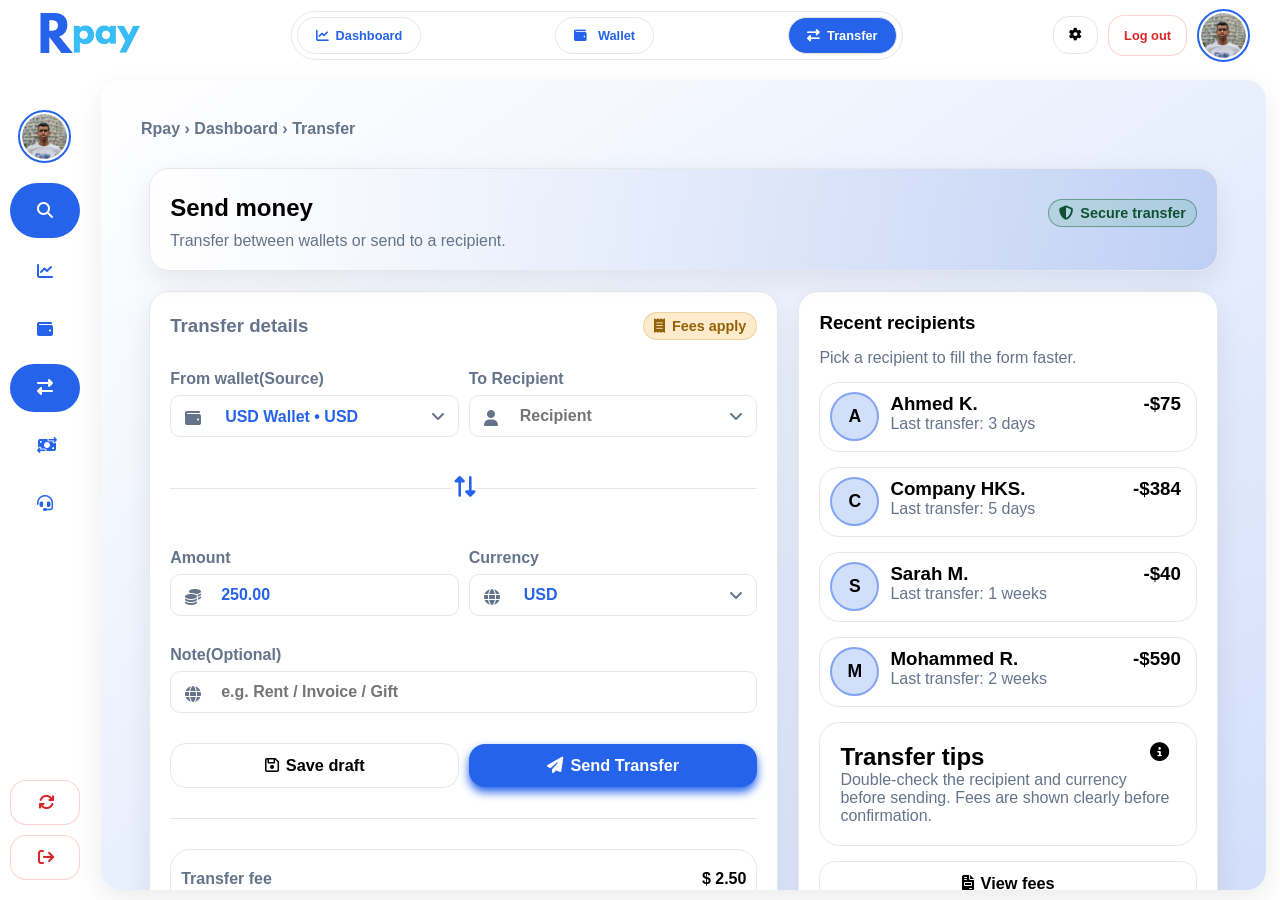
<file: customer/Transfer.html>
<!DOCTYPE html>
<html lang="en">
<head>
    <meta name="Author" content="Mohammed Rahali">
    <meta name="Description" 
       content="Rpay is a modern digital wallet and online banking interface that allows users to manage balances,
        view linked cards, transfer money, and access secure financial tools through a clean and responsive web design.">
    <meta name="keywords" content="Rpay, pay, rahali pay, Wallet, Online bank">
    <meta name="viewport" content="width=device-width, initial-scale=1.0">
    <meta charset="UTF-8">
    <title>Rpay - Transfer</title>
    <link rel="icon" href="../assets/icon/R-logo.png">
    <meta name="theme-color" content="#2563EB">
    <!-- StyleSheets -->
    <link rel="stylesheet" href="https://cdnjs.cloudflare.com/ajax/libs/font-awesome/6.5.1/css/all.min.css">
    <link rel="stylesheet" href="../assets/styles/root.css">
    <link rel="stylesheet" href="../assets/styles/Transfer.css">
</head>
<body>
    <div class="customer-entry-animation"><img src="../assets/img/logos/Rpay.png"><div class="load-bar"><span></span></div></div>
    <header class="header">
        <div class="header-nav1">
            <a href="../index.html"><img src="../assets/img/logos/Rpay.png" alt="Rpay"></a>
        </div>
        <div class="header-nav2">
                <a href="Dashboard.html"><i class="fa-solid fa-chart-line icon"></i>Dashboard</a>
                <a href="Wallet.html"><i class="fa-solid fa-wallet icon"></i> Wallet</a>
                <a href="Transfer.html" class="active"><i class="fa-solid fa-right-left icon"></i>Transfer</a>
        </div>
        <div class="header-nav3">
            <a href="#" class="btn btn-light"><i class="fa-solid fa-gear"></i></a>
            <a href="Auth.html" class="btn btn-danger hidden-phone">Log out</a>
            <img src="../assets/img/profile.png" alt="user-profile">
        </div>
    </header>

    <label for="navbar-toggler" class="hidden navbar-toggler-phone btn btn-light"><i class="fa-solid fa-bars"></i></label>
    <div class="flex-menu-container">
        <input type="checkbox" id="navbar-toggler">
        <nav class="aside-menu">
            <div class="top">
                <div class="user-card">
                    <a href="#">
                    <img src="../assets/img/profile.png" alt="user-profile">
                        <div>
                            <h4>Mohammed Rahali</h4>
                            <p>Account settings</p>
                        </div> 
                    </a>
                </div>
                <div class="search-menu">
                    <input type="search">
                    <i class="fa-solid fa-magnifying-glass"></i>
                </div>
                <a href="Dashboard.html"><i class="fa-solid fa-chart-line"></i>Dashboard</a>
                <a href="Wallet.html"><i class="fa-solid fa-wallet"></i> Wallet</a>
                <a href="Transfer.html" class="active"><i class="fa-solid fa-right-left"></i>Transfer</a>
                <a href="Transactions.html"><i class="fa-solid fa-money-bill-transfer"></i>Transactions</a>
                <a href="Support.html#last"><i class="fa-solid fa-headset"></i>Support</a>
            </div>
            <div class="bottom">
                <a href="Auth.html" class="btn-danger"><i class="fa-solid fa-arrows-rotate"></i>Switch account</a>
                <a href="../index.html" class="btn-danger"><i class="fa-solid fa-arrow-right-from-bracket"></i>Log out</a>
            </div>
        </nav>

        <main class="main-container">
            <p class="path"><strong> Rpay › Dashboard › Transfer</strong></p>

            <div class="grid-container">
                <div class="grid-item grid-header">
                    <span class="badge badge-success"><i class="fa-solid fa-shield-halved icon"></i> Secure transfer</span>
                    <h2>Send money</h2>
                    <p>Transfer between wallets or send to a recipient.</p>
                </div>
                <div class="grid-item item1">
                    <form action="Dashboard.html" method="GET">
                        <div class="row">
                            <h3>Transfer details</h3>
                            <p class="badge badge-warning"><i class="fa-solid fa-receipt icon"></i> Fees apply</p>
                        </div>

                        <div class="row">
                            <div class="field">
                                <i class="fa-solid fa-wallet"></i>
                                <label for="wallet">From wallet(Source)</label>
                                <select id="wallet">
                                    <option value="mad-wall">MAD Wallet • MAD</option>
                                    <option value="eur-wall">EUR Wallet • EUR</option>
                                    <option value="usd-wall" selected>USD Wallet • USD</option>
                                </select>
                                <span class="list-icon-hide"><i class="fa-solid fa-angle-down"></i></span>
                            </div>
                            <div class="field">
                                <i class="fa-solid fa-user"></i>
                                <label for="wallet">To Recipient</label>
                                <input list="recipient" placeholder="Recipient" required>
                                <datalist id="recipient">
                                    <option value="Ahmed K. • Personal">
                                    <option value="Company HKS. • Business">
                                    <option value="Sarah M. • Personal">
                                    <option value="Mohammed R. • Personal">
                                </datalist>
                                <span class="list-icon-hide"><i class="fa-solid fa-angle-down"></i></span>
                            </div>
                        </div>
                        <span class="line transfer-icon-line"></span>
                        <div class="row">
                            <span class="transfer-icon"><i class="fa-solid fa-right-left"></i></span>
                        </div>

                        <div class="row">
                            <div class="field">
                                <i class="fa-solid fa-coins"></i>
                                <label for="wallet">Amount</label>
                                <input type="number" min="1" max="99999" value="250.00" placeholder="000.00" required>
                            </div>
                            <div class="field">
                                <i class="fa-solid fa-globe"></i>
                                <label for="wallet">Currency</label>
                                <select>
                                    <option value="usd" selected>USD</option>
                                    <option value="mad">MAD</option>
                                    <option value="eur">EUR</option>
                                    <option value="">GBP</option>
                                    <option value="">BRL</option>
                                    <option value="">AUD</option>
                                    <option value="">CAD</option>
                                    <option value="">CNY</option>
                                    <option value="">INR </option>
                                </select>
                                <span class="list-icon-hide"><i class="fa-solid fa-angle-down"></i></span>
                            </div>
                        </div>

                        <div class="row">
                            <div class="field" style="flex-grow: 1;">
                                <i class="fa-solid fa-globe"></i>
                                <label for="wallet">Note(Optional)</label>
                                <input type="text" maxlength="100" placeholder="e.g. Rent / Invoice / Gift">
                            </div>
                        </div>
                        <div class="row">
                            <button type="submit" class="btn btn-light" style="font-weight:700;"><i class="fa-regular fa-floppy-disk icon"></i>Save draft</button>
                            <button type="submit" class="btn btn-primary"><i class="fa-solid fa-paper-plane icon"></i>Send Transfer</button>
                        </div>
                        <span class="line"></span>
                        <div class="row">
                            <div class="total-card">
                                <p>Transfer fee<span>$ 2.50</span></p>
                                <p>Estimated rate<span>% 1.02</span></p>
                                <p>You send <span>$ 250.00</span></p>
                                <span class="line"></span>
                                <p>Total coast<span>$ 252.50</span></p>
                            </div>
                        </div>
                    </form>
                </div>


                <div class="grid-item item2">
                    <h3>Recent recipients</h3>
                    <p>Pick a recipient to fill the form faster.</p>
                    <div class="cards">
                        <span>A</span>
                        <div>
                            <h3>Ahmed K.</h3>
                            <p>Last transfer: 3 days</p>
                        </div>
                        <h3>-$75</h3>
                    </div>

                    <div class="cards">
                        <span>C</span>
                        <div>
                            <h3>Company HKS.</h3>
                            <p>Last transfer: 5 days</p>
                        </div>
                        <h3>-$384</h3>
                    </div>

                    <div class="cards">
                        <span>S</span>
                        <div>
                            <h3>Sarah M.</h3>
                            <p>Last transfer: 1 weeks</p>
                        </div>
                        <h3>-$40</h3>
                    </div>

                    <div class="cards">
                        <span>M</span>
                        <div>
                            <h3>Mohammed R.</h3>
                            <p>Last transfer: 2 weeks</p>
                        </div>
                        <h3>-$590</h3>
                    </div>
                
                    <div class="tips">
                        <i class="fa-solid fa-circle-info icon"></i>
                        <h2>Transfer tips</h2>
                        <p>Double-check the recipient and currency before sending. Fees are shown clearly before confirmation.</p>
                    </div>

                    <a href="../index.html" class="btn btn-light"><i class="fa-solid fa-file-invoice icon"></i>View fees</a>
                    <a href="Support.html#last" class="btn btn-light"><i class="fa-solid fa-headset icon"></i>Contact support</a>
                </div>


            </div> <!-- end grid container -->

            <!-- Footer -->
            <span class="line"></span>
            <footer class="footer">
                <div class="left">
                        <a href="index.html"><img src="../assets/img/logos/Rpay.png" alt="footer-logo"></a>
                        <p class="copyright">Rpay Payments Ltd. is a digital payments and online wallet provider offering account management, money transfers, and card services through its web platform.</p>
                        <p class="copyright">Services are provided in accordance with applicable electronic money and payment service regulations in the user’s location.</p>
                        <p>© 2026 Rpay. All rights reserved.</p>
                    </div>
                    <div class="right">
                        <a href="../index.html">Home</a>
                        <a href="Dashboard.html">Dashboard</a>
                        <a href="Wallet.html">Wallet</a>
                        <a href="Support.html#last">Support</a>
                    </div>
            </footer>
        </main>
    </div>
</body>
</html>
</file>
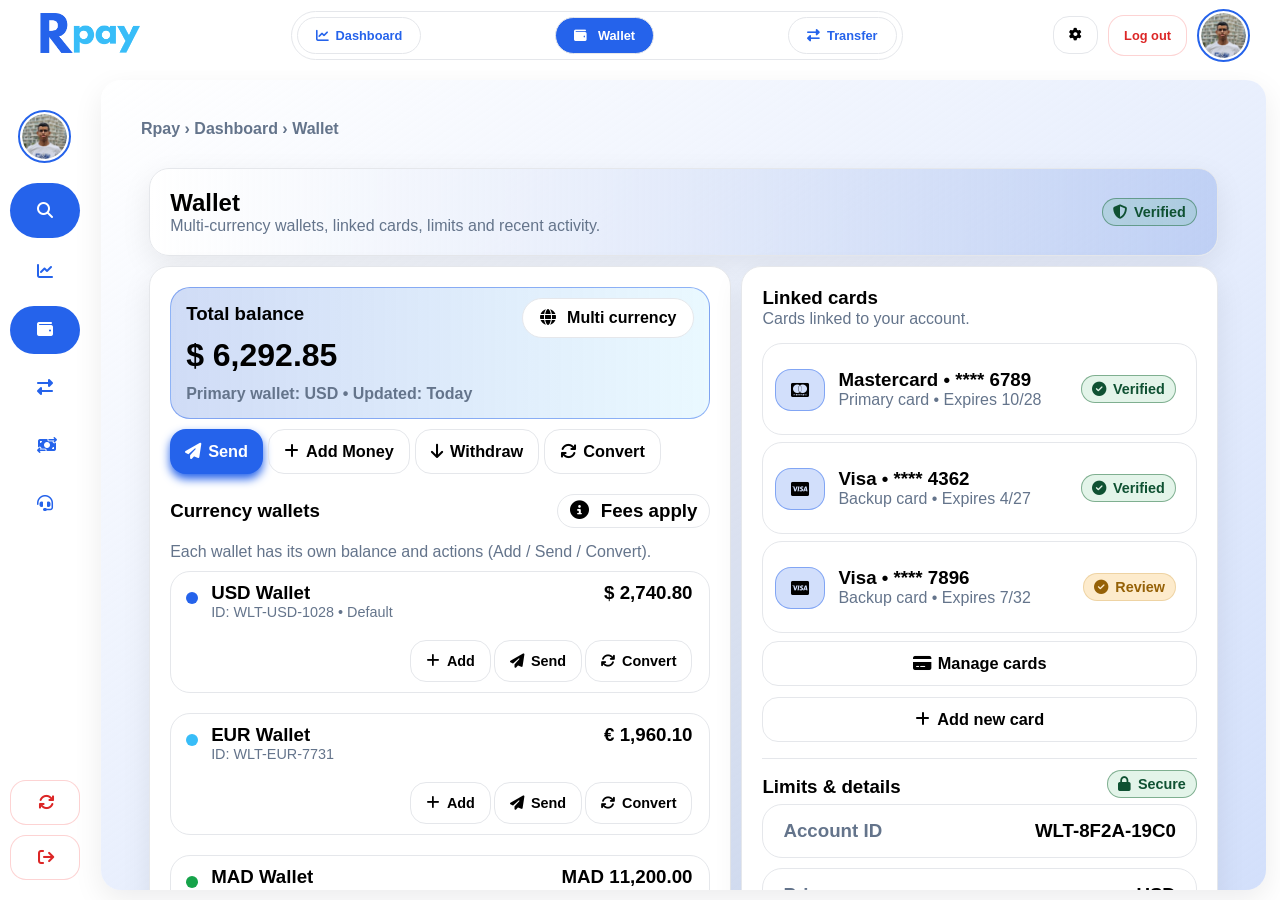
<file: customer/Wallet.html>
<!DOCTYPE html>
<html lang="en">
<head>
    <meta name="Author" content="Mohammed Rahali">
    <meta name="Description" 
       content="Rpay is a modern digital wallet and online banking interface that allows users to manage balances,
        view linked cards, transfer money, and access secure financial tools through a clean and responsive web design.">
    <meta name="keywords" content="Rpay, pay, rahali pay, Wallet, Online bank">
    <meta name="viewport" content="width=device-width, initial-scale=1.0">
    <meta charset="UTF-8">
    <title>Rpay - Wallet</title>
    <link rel="icon" href="../assets/icon/R-logo.png">
    <meta name="theme-color" content="#2563EB">
    <!-- StyleSheets -->
    <link rel="stylesheet" href="https://cdnjs.cloudflare.com/ajax/libs/font-awesome/6.5.1/css/all.min.css">
    <link rel="stylesheet" href="../assets/styles/root.css">
    <link rel="stylesheet" href="../assets/styles/Wallet.css">
</head>
<body>
    <div class="customer-entry-animation"><img src="../assets/img/logos/Rpay.png"><div class="load-bar"><span></span></div></div>
    <header class="header">
        <div class="header-nav1">
            <a href="../index.html"><img src="../assets/img/logos/Rpay.png" alt="Rpay"></a>
        </div>
        <div class="header-nav2">
                <a href="Dashboard.html"><i class="fa-solid fa-chart-line icon"></i>Dashboard</a>
                <a href="Wallet.html" class="active"><i class="fa-solid fa-wallet icon"></i> Wallet</a>
                <a href="Transfer.html"><i class="fa-solid fa-right-left icon"></i>Transfer</a>
        </div>
        <div class="header-nav3">
            <a href="#" class="btn btn-light"><i class="fa-solid fa-gear"></i></a>
            <a href="Auth.html" class="btn btn-danger hidden-phone">Log out</a>
            <img src="../assets/img/profile.png" alt="user-profile">
        </div>
    </header>

    <label for="navbar-toggler" class="hidden navbar-toggler-phone btn btn-light"><i class="fa-solid fa-bars"></i></label>
    <div class="flex-menu-container">
        <input type="checkbox" id="navbar-toggler">
        <nav class="aside-menu">
            <div class="top">
                <div class="user-card">
                    <a href="#">
                    <img src="../assets/img/profile.png" alt="user-profile">
                        <div>
                            <h4>Mohammed Rahali</h4>
                            <p>Account settings</p>
                        </div> 
                    </a>
                </div>
                <div class="search-menu">
                    <input type="search">
                    <i class="fa-solid fa-magnifying-glass"></i>
                </div>
                <a href="Dashboard.html"><i class="fa-solid fa-chart-line"></i>Dashboard</a>
                <a href="Wallet.html" class="active"><i class="fa-solid fa-wallet"></i> Wallet</a>
                <a href="Transfer.html"><i class="fa-solid fa-right-left"></i>Transfer</a>
                <a href="Transactions.html"><i class="fa-solid fa-money-bill-transfer"></i>Transactions</a>
                <a href="Support.html#last"><i class="fa-solid fa-headset"></i>Support</a>
            </div>
            <div class="bottom">
                <a href="Auth.html" class="btn-danger"><i class="fa-solid fa-arrows-rotate"></i>Switch account</a>
                <a href="../index.html" class="btn-danger"><i class="fa-solid fa-arrow-right-from-bracket"></i>Log out</a>
            </div>
        </nav>

        <main class="main-container">
            <p class="path"><strong> Rpay › Dashboard › Wallet</strong></p>

            <div class="grid-container">

                <!-- Item 1 : header of grid -->
                <div class="grid-item item1">
                    <div>
                        <h2>Wallet</h2>
                        <p>Multi-currency wallets, linked cards, limits and recent activity.</p>
                    </div>
                    <span class="badge badge-success"><i class="fa-solid fa-shield-halved icon"></i> Verified</span>
                </div>

                <!-- Item 2 : left card -->
                <div class="grid-item item2">
                    <div class="balance-card">
                        <span><i class="fa-solid fa-globe icon"></i> Multi currency</span>
                        <h3>Total balance</h3>
                        <h1>$ 6,292.85</h1>
                        <h4>Primary wallet: USD • Updated: Today</h4>
                    </div>
                    <div class="balance-actions">
                        <a href="Transfer.html" class="btn btn-primary"><i class="fa-solid fa-paper-plane icon"></i> Send</a>
                        <button type="button" class="btn btn-light"><i class="fa-solid fa-plus icon"></i> Add Money</button>
                        <button type="button" class="btn btn-light"><i class="fa-solid fa-arrow-down icon"></i> Withdraw</button>
                        <button type="button" class="btn btn-light"><i class="fa-solid fa-arrows-rotate icon"></i> Convert</button>
                    </div>
                
                    <h3 class="title">Currency wallets <span><i class="fa-solid fa-circle-info icon"></i> Fees apply</span></h3>
                    <p>Each wallet has its own balance and actions (Add / Send / Convert).</p>

                    <div class="wallet">
                        <span class="disc disc-primary"></span>
                        <div class="left">
                            <h3>USD Wallet</h3>
                            <p>ID: WLT-USD-1028 • Default</p>
                        </div>
                        <div class="right">
                            <h3>$ 2,740.80</h3>
                            <div class="wallet-actions">
                                <button type="button" class="btn btn-light"><i class="fa-solid fa-plus icon"></i> Add</button>
                                <button type="button" class="btn btn-light"><i class="fa-solid fa-paper-plane icon"></i> Send</button>
                                <button type="button" class="btn btn-light"><i class="fa-solid fa-arrows-rotate icon"></i> Convert</button>
                            </div>
                        </div>
                    </div>

                    <div class="wallet">
                        <span class="disc disc-accent"></span>
                        <div class="left">
                            <h3>EUR Wallet</h3>
                            <p>ID: WLT-EUR-7731</p>
                        </div>
                        <div class="right">
                            <h3>€ 1,960.10</h3>
                            <div class="wallet-actions">
                                <button type="button" class="btn btn-light"><i class="fa-solid fa-plus icon"></i> Add</button>
                                <button type="button" class="btn btn-light"><i class="fa-solid fa-paper-plane icon"></i> Send</button>
                                <button type="button" class="btn btn-light"><i class="fa-solid fa-arrows-rotate icon"></i> Convert</button>
                            </div>
                        </div>
                    </div>

                    <div class="wallet">
                        <span class="disc disc-success"></span>
                        <div class="left">
                            <h3>MAD Wallet</h3>
                            <p>ID: WLT-MAD-4500</p>
                        </div>
                        <div class="right">
                            <h3>MAD 11,200.00</h3>
                            <div class="wallet-actions">
                                <button type="button" class="btn btn-light"><i class="fa-solid fa-plus icon"></i> Add</button>
                                <button type="button" class="btn btn-light"><i class="fa-solid fa-paper-plane icon"></i> Send</button>
                                <button type="button" class="btn btn-light"><i class="fa-solid fa-arrows-rotate icon"></i> Convert</button>
                            </div>
                        </div>
                    </div>
                    
                    
                    <h3 class="title">Recent activity <a href="Transactions.html" class="btn btn-light"><i class="fa-solid fa-money-bill-transfer icon"></i>View all</a></h3>
                    <p>Latest transfers, adds, conversions and fees.</p>

                    <div class="activities">
                        <span class="operation-icon"><i class="fa-solid fa-arrow-right"></i></span>
                        <div>
                            <h1 class="operation">Transfer sent</h1>
                            <p>To: Ahmed K.</p>
                        </div>
                        <div>
                            <h1>- $75</h1>
                            <p class="badge badge-danger"><i class="fa-solid fa-xmark icon"></i>Failed</p>
                        </div>
                    </div>

                    <div class="activities">
                        <span class="operation-icon"><i class="fa-solid fa-arrow-left"></i></span>
                        <div>
                            <h1 class="operation">Salary received</h1>
                            <p>From: Company</p>
                        </div>
                        <div>
                            <h1>+ $1,200</h1>
                            <p class="badge badge-success"><i class="fa-solid fa-check icon"></i>Completed</p>
                        </div>
                    </div>

                    <div class="activities">
                        <span class="operation-icon"><i class="fa-solid fa-arrow-right"></i></span>
                        <div>
                            <h1 class="operation">Online purchase</h1>
                            <p>Store: Amazon</p>
                        </div>
                        <div>
                            <h1>- $230</h1>
                            <p class="badge badge-success"><i class="fa-solid fa-check icon"></i>Completed</p>
                        </div>
                    </div>
                </div>

                <!-- Item 3 : Right card -->
                <div class="grid-item item3">

                    <h3>Linked cards</h3>
                    <p>Cards linked to your account.</p>

                    <div class="cards">
                        <span class="btn"><i class="fa-brands fa-cc-mastercard"></i></span>
                        <div>
                            <h3>Mastercard • **** 6789</h3>
                            <p>Primary card • Expires 10/28</p>
                        </div>
                        <span class="badge badge-success"><i class="fa-solid fa-circle-check icon"></i> Verified</span>
                    </div>
                    <div class="cards">
                        <span class="btn"><i class="fa-brands fa-cc-visa"></i></span>
                        <div>
                            <h3>Visa • **** 4362</h3>
                            <p>Backup card • Expires 4/27</p>
                        </div>
                        <span class="badge badge-success"><i class="fa-solid fa-circle-check icon"></i> Verified</span>
                    </div>
                    <div class="cards">
                        <span class="btn"><i class="fa-brands fa-cc-visa"></i></span>
                        <div>
                            <h3>Visa • **** 7896</h3>
                            <p>Backup card • Expires 7/32</p>
                        </div>
                        <span class="badge badge-warning"><i class="fa-solid fa-circle-check icon"></i> Review</span>
                    </div>
                    <span class="btn btn-light"><span><i class="fa-solid fa-credit-card icon"></i></span> Manage cards</span>
                    <span class="btn btn-light"><i class="fa-solid fa-plus icon"></i> Add new card</span>

                    <!-- Wallet Information Section -->
                    <span class="line" style="margin: 10px 0;"></span>
                    <h3 class="details-title">Limits & details <span class="badge badge-success"><i class="fa-solid fa-lock icon"></i> Secure</span></h3>
                    <div class="details">
                        <h3>Account ID</h3>
                        <h3>WLT-8F2A-19C0</h3>
                    </div>

                    <div class="details">
                        <h3>Primary currency</h3>
                        <h3>USD</h3>
                    </div>

                    <div class="details">
                        <h3>Daily limit</h3>
                        <h3>$ 5,000</h3>
                    </div>

                    <div class="details">
                        <h3>Monthly limit</h3>
                        <h3>$ 20,000</h3>
                    </div>

                    <span class="btn btn-light"><i class="fa-solid fa-building-columns icon"></i> Link bank account</span>
                    <span class="btn btn-light"><i class="fa-solid fa-receipt icon"></i> View fees</span>

                    <div class="details">
                        <h3>Security:</h3>
                        <span class="badge badge-success"><i class="fa-solid fa-circle-check icon"></i>Email verified</span>
                        <span class="badge badge-success"><i class="fa-solid fa-circle-check icon"></i>Phone verified</span>
                        <span class="badge badge-warning"><i class="fa-solid fa-user-shield icon"></i>Identity check</span>
                        <p>Never share passwords, card details, or one-time passcodes (OTP).</p>
                    </div>
                </div>

            </div> <!-- end grid container -->

            <!-- Footer -->
            <span class="line" style="margin-top: 50px;"></span>
            <footer class="footer">
                <div class="left">
                        <a href="index.html"><img src="../assets/img/logos/Rpay.png" alt="footer-logo"></a>
                        <p class="copyright">Rpay Payments Ltd. is a digital payments and online wallet provider offering account management, money transfers, and card services through its web platform.</p>
                        <p class="copyright">Services are provided in accordance with applicable electronic money and payment service regulations in the user’s location.</p>
                        <p>© 2026 Rpay. All rights reserved.</p>
                    </div>
                    <div class="right">
                        <a href="../index.html">Home</a>
                        <a href="Dashboard.html">Dashboard</a>
                        <a href="Wallet.html">Wallet</a>
                        <a href="Support.html#last">Support</a>
                    </div>
            </footer>
        </main>
    </div>
</body>
</html>
</file>
<file: assets/styles/root.css>
:root{
    --white: #ffffff;
    --black: #000000;
    --bg: #F5F7FB;
    --bg-secondary: #f6f8fcbf;
    --bg-muted : #ffffff9e;

    --scrollbar: #2564ebcc;

    --muted: #64748B;
    --accent: #38BDF8;
    --accent-light: #38bff87e;

    --primary: #2563EB;
    --primary-dark: #1E293B;
    --primary-darker: #0F172A;
    --primary-light: #2564eb77;
    --primary-lightest: #2564eb34;
    --primary-hover: #2564eb54;
    --success: #16A34A;
    --success-light: #0e612c77;
    --success-lightest: #16a34a1e;
    --success-dark: #0f5132;

    --warning: #F59E0B;
    --warning-light: #b8770735;
    --warning-lightest: #f59f0b35;
    --warning-dark: #956107;

    --danger: #DC2626;
    --danger-light: #f62a2a34;
    --danger-lightest: #a41d1d34;
    --danger-dark: #821616;

    --border: solid 1px #E5E7EB;
    --shadow: 0 10px 30px #02061714;

    --gradient: linear-gradient(to right bottom, var(--white), var(--primary-lightest));

    --radius-btn: 16px;
    --radius-card: 20px;
    --radius-badge: 40px;

    --font-arial : Segoe UI, Roboto, Arial, sans-serif;
    --font-sans-Rpay : Rpay-Sans-Big-Medium-Regular;

    --glass-bg : rgba(255, 255, 255, 0.15);
    --glass-bd : solid 1px rgba(255, 255, 255, 0.22);
    --glass-blur : blur(10px);

    --anim-fade          : fade           1.2s ease-in-out backwards 4s;
    --anim-fade-to-top   : fade-to-top    0.8s ease-in-out backwards 4s;
    --anim-fade-to-bottom: fade-to-bottom 0.8s ease-in-out backwards 4s;
    --anim-fade-to-right : fade-to-right  0.8s ease-in-out backwards 4s;
    --anim-fade-to-left  : fade-to-left   0.8s ease-in-out backwards 4s;
    --anim-scrollbar     : scrollbar        1s ease-in-out backwards 5s;
    --anim-box-modal     : fade-boxmodal    1s ease-in-out backwards;
    --anim-entry-home    : Entry            2s ease-in-out both      2.8s;
    --anim-entry-customer: Entry            1.5s ease-in-out both      3.2s;
    --anim-entry-logo    : fade-to-top    0.7s ease-in-out;
    --anim-load-bar      : loadbar 2s cubic-bezier(0.39, 0.575, 0.565, 1) 2;
}
@font-face {
    font-family: Rpay-Sans-Big-Medium-Regular;
    src: url(../fonts/Rpay-Sans-Big-Medium-Regular.ttf);
    font-style: normal;
}
*{
    margin: 0;
    padding: 0;
}
html{
    scrollbar-color: var(--primary-light) transparent;
    scrollbar-width:thin;
    scroll-behavior: smooth;
    font-size: 16px;
}
body{
    font-family: var(--font-arial);
    color: var(--muted);
}
body::selection{
    background-color: var(--primary-light);
    color: var(--white);
}
a{
    display: inline-block;
    text-decoration: none;
    color: var(--muted);
}
[type="radio"], [type="checkbox"]{
    display: none;
}
.hidden{
    display: none;
    opacity: 0;
}
i.icon{
    margin-right: 7px;
}

/*Default Button*/
.btn{
    text-decoration: none;
    border-radius: var(--radius-btn);
    border: var(--border);
    padding: 12px 15px;
    display: inline-flex;
    justify-content: center;
    align-items: center;
    white-space: nowrap;
    font-weight: 600;
}
.btn-primary{
    border: none;
    background-color: var(--primary);
    color:var(--white);
    font-size: 1.02rem;
    transition: all 0.2s ease;
    cursor: pointer;
    font-weight: bold;
    box-shadow: 0 5px 10px var(--primary);
}
.btn-primary:hover{
    filter: brightness(90%);
    transform: translateY(-1.5px);
}
.btn-light{
    background-color: transparent;
    color:var(--black);
    font-size: 1.02rem;
    transition: all 0.2s ease;
    cursor: pointer;
}
.btn-light:hover{
    border: solid 1px var(--primary-hover);
    background-color: var(--white);
    transform: translateY(-1.5px);
}
.btn-danger{
    background-color: var(--white);
    color:var(--danger);
    font-size: 1.02rem;
    transition: all 0.2s ease;
    cursor: pointer;
    font-weight: bold;
    border: solid 1px var(--danger-light);
}
.btn-danger:hover{
    background-color: var(--danger);
    color: var(--white);
}
.btn-primary:active,
.btn-light:active,
.btn-danger:active{scale: 1.05;}
/* Badges */
.badge{
    display: inline-block;
    padding: 5px 10px;
    font-weight: 700;
    border-radius: var(--radius-badge);
    font-size: 0.9rem;
    display: flex;
    justify-content: center;
    align-items: center;
}
.badge-success{
    background-color: var(--success-lightest);
    color: var(--success-dark);
    border: solid 1px var(--success-light);
}
.badge-warning{
    background-color: var(--warning-lightest);
    color: var(--warning-dark);
    border: solid 1px var(--warning-light);
}
.badge-danger{
    background-color: var(--danger-lightest);
    color: var(--danger-dark);
    border: solid 1px var(--danger-light);
}

/* Symboles and icons*/


/* Line */
.line{
    display: block;
    width: 100%;
    height: 0.5px;
    border-bottom: var(--border);
}

/* Disc icon */
.disc{
    display: inline-block;
    width: 12px; height: 12px;
    border-radius: 50%;
}
.disc-primary{
    background-color: var(--primary);
}
.disc-success{
    background-color: var(--success);
}
.disc-warning{
    background-color: var(--warning);
}
.disc-danger{
    background-color: var(--danger);
}
.disc-accent{
    background-color: var(--accent);
}

/* Icon of operation */
[class*="operation-icon"]{
    position: absolute;
}

.operation-icon{
    place-content: center;
    display: grid;
    height: 32px;
    width: 32px;
    border: var(--border);
    border-radius: 10px;
    font-weight: 700; 
     color: var(--black);
}

/* with and height values */
.w-25 {width: 25%}
.w-50 {width: 50%}
.w-75 {width: 75%}
.w-100{width: 100%}
.h-25 {height: 25%}
.h-50 {height: 50%}
.h-75 {height: 75%}
.h-100{height: 100%}

/* Customer header */
.header{
    z-index: 1000;
    position: fixed;
    top: 0;
    left: 0;
    width: 100%;
    height: 50px;
    backdrop-filter: blur(3px);
    background-color: var(--white);
    padding: 10px 40px;
    display: flex;
    justify-content: space-between;
    align-items: center;
}
.header-nav1 img{
    width: 100px;
    display: block;
    position: relative;
}
.header-nav2{
    display: flex;
    justify-content: space-between;
    align-items: center;
    flex-grow: 1;
    max-width: 600px;
    border: var(--border);
    border-radius: var(--radius-badge);
    padding: 5px;
}
.header-nav2 a{
    color: var(--primary);
    font-weight: bold;
    border: var(--border);
    padding: 10px 18px ;
    border-radius: var(--radius-badge);
    transition: all 0.3s ease-in-out;
    font-size: 0.8rem;
}
.header-nav2 a:hover{
    background-color: var(--primary-hover);
}
.active{
    color: var(--white) !important;
    background-color: var(--primary) !important;
    pointer-events: none !important;
}
.active:hover{
    background-color: var(--primary);
}
.header-nav3{
    display: flex;
    justify-content: space-between;
    align-items: center;
    margin-right: 70px;
    gap: 10px;
}
.header-nav3 img{
    display: block;
    width: 45px;
    padding: 2px;
    border-radius: 50%;
    border: solid 2px var(--primary);
}
.header-nav3 a{
    font-size: 0.8rem;
}

/* Customer Side Navigation */
.flex-menu-container{
    position: fixed;
    width: 100vw;
    top: 70px;
    height: calc(100vh - 110px);
    display: flex;
    align-items: stretch;
}
.aside-menu{
    height: calc(100vh - 110px);
    max-width: 240px;
    background-color: var(--white);
    display: flex;
    flex-direction: column;
    justify-content: space-between;
    align-items: stretch;
    padding: 20px 10px;
    overflow: hidden;
    width: 70px;
    transition: width 0.5s ease-in-out ;
}
.aside-menu:hover{
    width: 100%;
}
.aside-menu .top, .aside-menu .bottom{
    display: flex;
    flex-direction: column;
    justify-content: space-between;
    align-items: stretch;
    gap: 10px;
    color: var(--primary);
    white-space: nowrap;
    margin-top: 10px;
}
.search-menu{
    position: relative;
}
.search-menu i{
    position: absolute;
    top: 19px;
    left: 10px;
    color: var(--white);
    pointer-events: none;
}
.search-menu input{
    height: 55px;
    border-radius: var(--radius-badge);
    padding: 5px 10px 5px 60px;
    border: none;
    width: 100%;
    background-color: var(--primary);
    color: var(--white);
    font-size: 1rem;
}
.search-menu input:focus{
    outline: none;
    background-color: var(--white);
    border: solid 2px var(--primary);
    color: var(--primary);
}
.search-menu input:focus + i{
    color: var(--primary);
}
.search-menu input:hover{
    background-color: var(--white);
    border: solid 2px var(--primary);
    color: var(--primary);
}
.search-menu input:hover + i{
    color: var(--primary);
}
.user-card a{
    display: flex;
    align-items: center;
    padding: 10px 0 10px 0 !important;
}
.user-card img{
    display: block;
    width: 45px;
    padding: 2px;
    border-radius: 50%;
    border: solid 2px var(--primary);
    margin: 0 20px 0 8px;
}
.user-card p{
    font-weight: normal;
    font-size: 0.9rem;
    color: var(--muted);
}
.aside-menu .top a{
    color: var(--primary);
    font-weight: bold;
    padding: 15px 10px ;
    border-radius: var(--radius-badge);
    transition: all 0.3s ease-in-out;
}
.aside-menu .top a:hover{
    background-color: var(--primary-hover);
}
.aside-menu i{
    margin: 0 50px 0 17px;
}
.aside-menu .bottom a{
    font-weight: bold;
    padding: 12px 10px ;
    border-radius: var(--radius-btn);
}
.main-container{
    height: calc(100vh - 130px);
    max-width: calc(100vw - 155px);
    flex-grow: 1;
    border-radius: var(--radius-card);
    background-image: var(--gradient);
    padding: 20px;
    margin: 10px 10px 0 11px;
    box-shadow: var(--shadow);
    overflow: auto;
    transition: width 0.2s ease-in-out;
}
#navbar-toggler:checked ~ .aside-menu{
    width: 100%;
}
.path{
    margin: 10px 0 30px;
    justify-self: flex-start;
}
@media screen and (max-width:1300px){
    .path{
        margin-left: 20px;
        margin-top: 20px;
    }
}
@media screen and (max-width:1000px){
    .hidden-phone{
        display: none;
    }
    .header{
        padding: 0px 10px;
    }
    .header-nav1 img{
        width: 80px;
    }
    .header-nav2{
        display: none;
    }
    .header-nav3{
        margin-right: 20px;
    }
    .header-nav3 img{
        width: 35px;
    }
    .btn{
        font-size: 0.8rem;
    }
    /* main and adaptative menu*/
    .aside-menu{
        position: fixed;
        top: 50px;
        height: calc(100vh - 50px);
        width: 100%;
        transition: width 0.3s ease-in-out ;
    }
    .aside-menu:hover + .main-container{
        width: 100%;
        margin-left: 0;
    }
    .navbar-toggler-phone{
        opacity: 1;
        height: 12.5px ;
        z-index: 1000;
        display: block;
        position: fixed;
        top: 6px;
        right: 115px;
        display: flex;
        justify-content: center;
        align-items: center;
    }
    .aside-menu{
        display: none;
        z-index: 9999;
        height: calc(100vh - 50px);
    }
    .aside-menu .top {
        font-size: 1rem;
        gap: 10px;
    }
    .aside-menu .top, .aside-menu .bottom{
        padding-right: 20px;
    }
    #navbar-toggler:checked ~ .aside-menu{
        display: block;
        max-width: 100%;
        width: 100%;
    }
    .flex-menu-container{
        top: 50px;
        height: calc(100vh - 50px);
    }
    .main-container{
        margin: 0;
        padding: 0;
        min-width: 100%;
        height: 100%;
        border-radius: 0;
    }
}

/* Footer design */

.footer{
    width: 100%;
    padding: 100px 0px;
    display: flex;
    justify-content: center;
}
[alt="footer-logo"]{
    width: 100px;
    margin-bottom: 20px;
}
.footer .copyright{
    max-width: 1000px;
    margin-bottom: 15px;
}
.footer .right{
    align-self: flex-start;
    display: flex;
    gap: 20px;
}
.footer a{
    transition: all 0.2s ease;
}
.footer a:hover{
    text-decoration: underline;
    color: var(--black);
}
@media screen and (max-width:1000px){
    .footer{
        margin: auto;
        width: 92%;
        flex-wrap: wrap;
        gap: 30px;
    }
    .footer .right{
        order: -1;
    }
}

/* Style Entry of Home Page */
.home-entry-animation{
    z-index: 9999;
    position: fixed;
    background-color: rgba(255, 255, 255, 0.4);
    backdrop-filter:var(--glass-blur);
    width: 100vw;
    height: 100vh;
    display: grid;
    place-content: center;
    visibility: hidden;
}.home-entry-animation img{width: 100px;}

/* Style Entry of Customer Page */
.customer-entry-animation{
    z-index: 9999;
    position: fixed;
    background-color: rgba(255, 255, 255, 0.4);
    backdrop-filter:var(--glass-blur);
    width: 100vw;
    height: 100vh;
    display: grid;
    justify-items: center;
    place-content: center;
    gap: 20px;
    visibility: hidden;
}.customer-entry-animation img{width: 150px;}

.customer-entry-animation .load-bar{
    width: 220px;
    height: 10px;
    background-color: var(--primary);
    border-radius: var(--radius-badge);
    margin: 0;
    position: relative;
    padding: 1px 0px;
}
.customer-entry-animation .load-bar span{
    display: inline-block;
    height: 70%;
    width: 50px;
    background-color: var(--white);
    border-radius: var(--radius-badge);
    position: absolute;
    left: 2px;
    top: 1.7px;
}

/* Animations keyframes ????*/
@keyframes fade {from{opacity: 0;scale: 0.95}to{opacity: 1;scale: 1}}
@keyframes fade-to-top {
    from{
        opacity: 0;
        transform: translateY(50px);
    }
    to{
        opacity: 1;
        transform: translateY(0px);
    }
}
@keyframes fade-to-bottom {
    from{
        opacity: 0;
        transform: translateY(-50px);
    }
    to{
        opacity: 1;
        transform: translateY(0px);
    }
}
@keyframes fade-to-right {
    from{
        opacity: 0;
        transform: translateX(-50px);
    }
    to{
        opacity: 1;
        transform: translateX(0px);
    }
}
@keyframes fade-to-left {
    from{
        opacity: 0;
        transform: translateX(50px);
    }
    to{
        opacity: 1;
        transform: translateX(0px);
    }
}
@keyframes scrollbar {from{scrollbar-color: transparent transparent;}}
@keyframes fade-boxmodal {from{opacity: 0}to{opacity: 1}}
@keyframes Entry {
    0%{
        visibility: visible;
    }
    99%{
        visibility: hidden;
        opacity: 0;
    }
    100%{
        display: none;
        opacity: 0;
        visibility: hidden;
    }
}
@keyframes loadbar {
    0%{transform: translateX(0)}
    50%{transform: translateX(167px)}
    100%{transform: translateX(0)}
}

/* Scrollbar Animation */
html{animation: var(--anim-scrollbar)}
/* Home page Animation */
.sticky-nav .nav1{animation: var(--anim-fade-to-right)}
.sticky-nav .nav2{animation: var(--anim-fade)}
.sticky-nav .nav3{animation: var(--anim-fade-to-left)}
.phone-menu-togglers{animation: var(--anim-fade-to-left)}
#home .grid-left{animation: var(--anim-fade)}
#home .grid-right{animation: var(--anim-fade-to-top)}
.home-entry-animation{animation: var(--anim-entry-home)}
.home-entry-animation img{animation: var(--anim-entry-logo)}
/* Login page animation */
section.left-section{animation: var(--anim-fade-to-right)}
section.right-section{animation: var(--anim-fade-to-left)}
.forgot-modal{animation: var(--anim-box-modal)}
.box-modal{animation: var(--anim-entry-logo)}
/* Navigation section animation */
.header-nav1{animation: var(--anim-fade-to-right)}
.header-nav2{animation: var(--anim-fade)}
.header-nav3{animation: var(--anim-fade-to-left)}
.aside-menu .top{animation: var(--anim-fade-to-bottom)}
.aside-menu .bottom{animation: var(--anim-fade-to-top)}
@media screen and (max-width:1000px){.aside-menu .top{animation:none}.aside-menu .bottom{animation:none}}
.navbar-toggler-phone{animation: var(--anim-fade);animation-delay: 0;}
.path{animation: var(--anim-fade-to-right)}
.grid-item{animation: var(--anim-fade-to-top)}
/* Transaction page animation */
.main-container section{animation: var(--anim-fade)}
.main-container section + .grid-container{animation: var(--anim-fade-to-top)}
/* Support page animation */
.main-container header{animation: var(--anim-fade-to-top)}
.flex-container{animation: var(--anim-fade-to-top)}
/* Entry Animation */
.customer-entry-animation{animation: var(--anim-entry-customer)}
.customer-entry-animation img{animation: var(--anim-entry-logo)}
.customer-entry-animation .load-bar{animation: var(--anim-entry-logo)}
.customer-entry-animation .load-bar span{animation: var(--anim-load-bar)}
</file>
<file: assets/styles/index.css>
html{
    scrollbar-color: var(--scrollbar) var(--primary-hover);
}
.container{
    width: 90%;
    max-width: 1000px;
    display: flex;
    justify-content: space-between;
    align-items: center;
}

/* First header */
header{
    display: flex;
    justify-content: center;
    align-items: center;
    padding: 10px 0px;
    border-bottom: var(--border);
    color: var(--muted);
}

/* Second header */
.sticky-nav{
    z-index: 1000;
    display: flex;
    justify-content: center;
    align-items: center;
    height: 80px;
    border-bottom: var(--border);
    background-color: var(--bg-secondary);
    backdrop-filter: blur(3px);
    position: sticky;
    top: 0;
}
[type="radio"]{
    display: none;
}
.sticky-nav label{
    cursor: pointer;
    display: none;
    margin-left: 10px;
}
/* first navigation part*/
.nav1 a{
    display: flex;
    flex-direction: column;
    text-decoration: none;
}
.nav1 img{
    width: 75px;
}
.nav1 span{
    font-size:0.9rem;
    color: var(--muted);
}


/* second navigation part*/
.nav2{
    z-index: 1200;
    background-color: var(--white);
    border: var(--border);
    border-radius: 30px;
    padding: 8px 8px;
    display: flex;
    justify-content: space-between;
    align-items: center;
    gap: 10px;
}
.nav2 a{
    text-decoration: none;
    color: var(--muted);
    padding: 10px 15px;
    border-radius: 30px;
}
.nav2 a:hover{
    background-color: var(--primary-hover);
    color: black;
    transition: all 0.2s ease;
}

/* Third navigation part (button by root)*/
.nav3{
    display: flex;
    justify-content: space-between;
    align-items: center;
    gap: 10px;
}



/* Main content */

main{
    width: 100%;
    display: flex;
    flex-direction: column;
    align-items: center;
    justify-content: center;
    background-color: var(--bg-secondary);
}

/* Section 1 : Home */
#home{
    width: 100%;
    background-image: linear-gradient(to right bottom, var(--white), var(--primary-lightest));
    padding-bottom: 100px;
    display: flex;
    justify-content: center;
}

#home .grid-container{
    display: grid;
    grid-template-columns: 1.2fr 0.8fr;
    gap: 20px;
    margin-top: 50px;
}
.grid-left{
    padding-top: 100px;
}
.grid-left h1{
    font-size: 2.2rem;
    color: var(--black);
}
.grid-left h2{
    font-size: 2.2rem;
    color: transparent;
    background-image: linear-gradient(to bottom, var(--primary), var(--accent));
    background-clip: text;
}
.grid-left p{
    margin: 10px 0px 20px;
}
.primary-hover{
    background-color: var(--primary-hover);
    margin-left: 5px;
}
.cards{
    display: flex;
    justify-content: flex-start;
    flex-wrap: wrap;
    gap: 20px;
    margin-top: 30px;
}
.card{
    flex-grow: 1;
    border: var(--border);
    border-radius: var(--radius-btn);
    background-color: var(--white);
    padding: 10px 15px;
}
.card h1{
    font-size: 1.3rem;
    color: var(--black);
}
.card p{
    margin: 0;
}

/* Previw Card */
.preview-card{
    background-color: var(--white);
    border-radius: var(--radius-card);
    border: var(--border);
    box-shadow: var(--shadow);
    padding: 20px;
    display: flex;
    flex-direction: column;
    align-items: flex-start;
    justify-content: center;
}
.verified{
    align-self: flex-end;
}
.verified + p{
    margin-top: -10px;
}
.preview-card h1{
    color: var(--black);
    font-weight: 900;
    font-size: 1.7rem;
    margin: 10px 0px;
}

.balance{
    align-self: stretch;
    position: relative;
    border: var(--border);
    padding: 15px 45px;
    font-size: 1.1rem;
    line-height: 40px;
    border-radius: var(--radius-card);
    margin: 10px 0;
}
.disc{
    position: absolute;
    top: 45%;
    left: 20px;
}
.balance h5{
    color: var(--black);
}
.line{
    margin: 5px 0;
}
.line + p{
    margin: 10px 0;
}
.activities{
    border: var(--border);
    align-self: stretch;
    border-radius: var(--radius-card);
    display: flex;
    justify-content: space-between;
    margin: 10px 0;
    height: 50px;
    position: relative;
    padding: 12px 10px 12px 60px;
}
/* Icons Created in root style */
.activities span{
    top: 20px;
    left: 15px;
}
.activities h1{
    color: var(--black);
    text-align: right;
    font-size: 1rem;
    font-weight: 700;
    margin: 0;
    margin-top: 4px;
}
.activities .operation{
    text-align: left;
}
.preview-card .options{
    margin: 5px 0px;
}


/* Section 2 : Join Us */
#join-us{
    height: 120vh;
    width: 100%;
    background-image: url('../img/media1.png');
    background-attachment: cover;
    background-position: center;
    color: var(--white);
    font-size: 2.5rem;
    display: flex;
    flex-direction: column;
    justify-content: space-between;
    align-items: flex-end;
    position: relative;
}
#join-us .top{
    align-self: flex-start;
    position: sticky;
    top: 75px;
    margin-left: 30px;
}
#join-us .bottom{
    margin-right: 30px;
}


/* Section 3 : Features */
#features{
    width: 100%;
    border-bottom: var(--border);
    display: flex;
    flex-direction: column;
    align-items: center;
    justify-content: center;
    padding: 100px 0px ;
}
#features .container{
    flex-direction: column;
}
#features strong{
    font-weight: 700;
    font-size: 2.7rem;
    color: var(--black);
    margin-bottom: 20px;
}
#features .grid-container{
    display: grid;
    grid-template-columns: repeat(3,1fr);
    gap: 10px;
}
#features .grid-item{
    border: var(--border);
    border-radius: var(--radius-card);
    background-color: var(--white);
    padding: 20px;
}

 #features .grid-item i{
    background-color: var(--primary-lightest);
    border: solid 1px var(--primary-light);
    border-radius: 10px;
    color: var(--black);
    place-content: center;
    display: grid;
    height: 30px;
    width: 30px;
}
#features .grid-item h1{
    color: var(--primary);
    margin: 5px 0px;
}
#features .grid-item h2{
    color: var(--black);
    margin-bottom: 5px;
    font-size: 1.2rem;
}


/* Section 4 : Fees */
#fees{
    padding: 170px 0px;
    width: 100%;
    background-image: linear-gradient(to right bottom, var(--primary), var(--accent));
    display: flex;
    justify-content: center;
    align-items: center;
}
#fees .container{
    flex-direction: column;
    align-items: flex-start;
}
#fees .grid-container{
    display: grid;
    grid-template-columns: 1fr 1fr;
    gap: 10px;
}
#fees h1{
    font-weight: 700;
    font-size: 3rem;
    color: var(--white);
    margin: 0;
}
#fees .description{
    margin-bottom: 30px;
    color: var(--white);
}

#fees .grid-item h2{
    color: var(--white);
    margin-bottom: 10px;
}
table{
    width: 100%;
    height: 100%;
    border: var(--border);
    border-radius: var(--radius-card);
    padding: 10px;
    background-color: var(--white);
    box-shadow: var(--shadow);
}
th{
    color: var(--black);
}
td{
    border: var(--border);
    border-radius: var(--radius-card);
    padding: 10px 15px;
    color: var(--black)
}



/* Section 5 : SignUp */

#signup{
    padding: 70px 0;
    width: 100%;
    display: flex;
    justify-content: center;
    align-items: center;
}
#signup .container{
    background-image: linear-gradient(to right, var(--white), var(--primary-lightest));
    border: var(--border);
    border-radius: var(--radius-card);
    padding: 40px 20px;
    display: flex;
    justify-content: space-between;
    align-items: center;
}
#signup .left {
    width: 50%;
}
#signup .right{
    display: flex;
    gap: 10px;
}

#signup h1{
    color: var(--black);
}

footer{
    width: 100%;
    padding: 100px 0px;
    display: flex;
    justify-content: center;
}
footer img{
    width: 100px;
    margin-bottom: 20px;
}
footer .copyright{
    max-width: 620px;
    margin-bottom: 15px;
}
footer .right{
    align-self: flex-start;
    display: flex;
    gap: 20px;
}
footer a{
    transition: all 0.2s ease;
}
footer a:hover{
    text-decoration: underline;
    color: var(--black);
}

/* Responsive Rules */
@media screen and (max-width:900px){
    header{
        font-size: 0.55rem;
    }
    .sticky-nav a{
        font-size: 0.8rem;
    }
    .nav1 span{
        font-size: 0.7rem;
    }
    
    .nav2,.nav3{
        position: fixed;
        visibility: hidden;
        opacity: 0;
        right: 20px;
        transition: all 0.2s cubic-bezier(0.23, 1, 0.320, 1);
    }
    .nav2{
        gap: 0px;
        top: 90px;
        transform: scale(0.3,0.5) translateY(-70px);
    }
    .nav3{
        top: 97px;
        transform: scale(0.3,0.5) translate(50px,-70px);
    }

    /* Open Navigation */
    .sticky-nav label{
    display: inline-block;
    }
    #open-nav2:checked ~ .nav2{
        visibility: visible;
        opacity: 1;
        transform: scale(1) translateY(0px);
    }
    #open-nav3:checked ~ .nav3{
        visibility: visible;
        opacity: 1;
        transform: scale(1) translate(0px);
    }
    /* Close Navigation */
    [for="hide-menu"]{
        visibility: hidden;
        opacity: 0;
        scale: 0.7;
        transition: all 0.5s cubic-bezier(0.25, 0.46, 0.45, 0.94);
    }
    #open-nav2:checked ~ [for="hide-menu"], #open-nav3:checked ~ [for="hide-menu"]{
        visibility: visible;
        opacity: 1;
        scale: 1;
    }
    [for="hide-menu"] i{
        transform: rotate(180deg);
        scale: 0.5;
        transition: all 0.5s cubic-bezier(0.25, 0.46, 0.45, 0.94);
    }
    #open-nav2:checked ~ [for="hide-menu"] i, #open-nav3:checked ~ [for="hide-menu"] i{
        scale: 1;
        transform: rotate(0deg);
    }



    #home .grid-container{
        grid-template-columns: 1fr;
    }
    #join-us{
        font-size: 1rem;
        align-items: flex-start;
        justify-content: center;
    }
    #join-us .top, #join-us .bottom{
        position: relative;
        margin: 35px 20px;
    }
    #features strong{
        font-size: 2rem;
    }
    #features .grid-container{
        grid-template-columns: 1fr;
    }

    #fees .grid-container{
        grid-template-columns: 1fr;
        gap: 100px;
    }
    #signup .container{
        flex-direction: column;
        padding: 0;
    }
    #signup .left{
        width: 80%;
        margin: 20px 15px 0;
    }
    #signup .right{
        margin: 30px 10px;
    }
    footer .container{
        flex-wrap: wrap;
        gap: 30px;
    }
    footer .right{
        order: -1;
    }
}
</file>
<file: assets/styles/Auth.css>
body{
    display: flex;
    justify-content: center;
    align-items: center;
    background: var(--gradient);
    min-height: 100vh;
    overflow: hidden;
}
.container{
    display: grid;
    justify-content: center;
    align-content: center;
    grid-template-columns: 0.95fr 1.05fr;
    gap: 40px;
    width: 100%;
    max-width: 1150px;
}
i{
    margin-right: 7px;
}
/* Left Section */
.left-section{
    width: 100%;
    margin: 20px 0;
    display: flex;
    flex-direction: column;
    align-items: flex-start;
    justify-content: space-between;
    padding: 20px;
    background: linear-gradient(to bottom, #4391e447, #2f6ae9bc),
    url(../img/auth-portrait.png) center;
    background-size: cover;
    border-radius: var(--radius-card);
    color:var(--white);
}
.left-header{
    position: relative;
    border-radius: var(--radius-badge);
    background: var(--glass-bg);
    backdrop-filter: var(--glass-blur);
    border : var(--glass-bd);
    padding: 10px 20px 10px 45px;
    font-size: 0.8rem;
    cursor: context-menu;
    transition: scale 0.5s ease-in-out, background 0.5s ease-in-out;
}
.left-header img{
    width: 20px;
    display: block;
    position: absolute;
    top: 16px;
    left: 17px;
    filter: brightness(1000%);
}
.left-footer{
        display: flex;
        gap: 10px;
}
.left-footer .badge{
    border-radius: var(--radius-badge);
    background: var(--glass-bg);
    backdrop-filter: var(--glass-blur);
    border : var(--glass-bd);
    padding: 10px 12px;
    margin-right: 2px;
    cursor: context-menu;
    transition: scale 0.5s ease-in-out, background 0.5s ease-in-out;
}
.left-header:hover, .badge:hover{
    scale: 1.03;
    background: rgba(255, 255, 255, 0.25);
}
/* Right Section */
.right-section{
    display: grid;
    justify-content: stretch;
    align-content: center;
    padding: 20px;
}
.auth-card{
    background-color: rgba(255, 255, 255, 0.85);
    border-radius: var(--radius-card);
    box-shadow: var(--shadow);
    padding: 18px;
}
.top-card{
    display: flex;
    justify-content: space-between;
    align-items: center;
}
.top-card .go-back:active{
    color: var(--black);
}
.top-card i{
    margin-top: 3px;
}
.top-card strong{
    color: var(--black);
    margin-right: 5px;
    font-weight: 800;
}
.labels{
    height: 40px;
    margin: 15px 0;
    border: var(--border);
    border-radius: var(--radius-btn);
    padding: 7px;
    display: flex;
    justify-content: center;
    align-items: center;
}
.labels label{
    width: 50%;
    height: 100%;
    display: flex;
    justify-content: center;
    align-items: center;
    border-radius: var(--radius-btn);
    cursor: pointer;
    transition: all 0.1s ease-out;
    border: solid 1px transparent;
}
/* Change style for label of radio selected  */
#login-tab:checked ~ .labels [for="login-tab"]{
    border: var(--border);
    background-color: var(--white);
    color: var(--black);
}
#sign-tab:checked ~ .labels [for="sign-tab"]{
    border: var(--border);
    background-color: var(--white);
    color: var(--black);
}
/* Show and hide tab */
#login-tab:checked ~ .login-tab{
    display: flex;
    opacity: 1;
}
#sign-tab:checked ~ .sign-tab{
    display: flex;
    opacity: 1;
}




/* Login and SignUp Style */
.login-tab, .sign-tab{
    flex-direction: column;
    align-items: stretch;
}
.login-tab h1, .sign-tab h1{
    color: var(--black);
    font-size: 1.5rem;
    margin: 5px 0;
}
form{
    display: flex;
    flex-direction: column;
}
form label{
    font-weight: bolder;
    display: flex;
    justify-content: space-between;
    align-items: center;
    margin: 13px 0 7px 0;
    font-size: 0.9rem;
}
.forgot{
    color: var(--primary);
    font-weight: 900;
    cursor: pointer;
}
.input{
    display: flex;
    position: relative;
}
.input i{
    position: absolute;
    top: 15px;
    left: 15px;
}
input{
    outline: none;
    height: 22px;
    flex-grow: 1;
    padding-left: 42px !important;
    font-size: 0.9rem;
    transition: all 0.2s cubic-bezier(0.215, 0.610, 0.355, 1);
}
input:focus{
    outline: none;
    border-color:var(--primary);
    box-shadow: 0 0 10px var(--primary-light);
}
.check{
    display: flex;
    justify-content: flex-start;
    align-items: center;
}
.remember-label, .agree-label{
    margin-top: 4px;
    font-size: 0.9rem;
}
[for="remember"], [for="agree"]{
    display: inline-block;
    width: 19px;
    height: 18px;
    border: var(--border);
    border-radius: 3px;
    margin-right: 10px;
    cursor: pointer;
    position: relative;
    transition: all 0.3s ease-in-out 0.2s ;
}
[for="remember"]::after, [for="agree"]::after{
    content: "✓";
    color: var(--white);
    font-size: 0.8rem;
    position: absolute;
    top: 0px;
    left: 0px;
    width: 100%;
    height: 100%;
    border-radius: 2px;
    background-color: var(--primary);
    display: grid;
    place-content: center;
    opacity: 0;
    scale: 0.3;
    transform: rotate(-250deg);
    transition: all 0.3s ease-in-out;
}
#remember:checked ~ [for="remember"], #agree:checked ~ [for="agree"]{
    border: solid 1px var(--primary);
}
#remember:checked ~ [for="remember"]::after, #agree:checked ~ [for="agree"]::after{
    opacity: 1;
    scale: 1;
    transform: rotate(0deg);
}
.submit-btn{
    background-color: var(--primary);
    color: var(--white);
    font-weight: 900;
    margin: 10px 0;
    border: none;
    box-shadow: 0 10px 20px var(--primary-light);
    cursor: pointer;
    transition: all 0.3s cubic-bezier(0.215, 0.610, 0.355, 1);
    height: 50px;
}
.submit-btn:hover{
    transform: translateY(-2px);
    filter: brightness(90%);
}
.divider{
    text-align: center;
    width: 100%;
    margin: 10px 0;
    display: flex;
    justify-content: space-between;
    align-items: center;
    gap: 5px;
}
.divider::before{
    content: "";
    flex-grow: 1;
    height: 1px;
    border-bottom: var(--border);
}
.divider::after{
    content: "";
    flex-grow: 1;
    height: 1px;
    border-bottom: var(--border);
}
.social-login{
    display: flex;
    justify-content: space-between;
    flex-wrap: wrap;
    gap: 10px;
    margin: 10px 0px;
    font-weight: bold;
}
.social-login .btn{
    flex-grow: 1;
}
.legal{
    text-align: center;
    margin: 10px 0;
    font-size: 0.9rem;
}
.legal a, .terms{
    font-weight: 900;
    color: var(--primary);
}
.legal a:hover, .terms:hover{
    text-decoration: underline;
}

/* Box model of forgot */
[for="forgot"]:hover{
    color: var(--muted);
    cursor: pointer;
}
.forgot-modal{
    /* display: grid; */
    z-index: 1000;
    position: fixed;
    top: 0;
    left: 0;
    width: 100%;
    height: 100%;
    background-color: rgba(0, 0, 0, 0.526);
    place-content: center;
}
.box-modal{
    background-color: rgba(255, 255, 255, 0.689);
    backdrop-filter: var(--glass-blur);
    box-shadow: var(--shadow);
    padding: 20px;
    border: var(--glass-bd);
    border-radius: var(--radius-card);
    width:70vw;
    max-width: 600px;
    position: relative;
}
.box-modal h1{
    font-size: 2.2rem;
    color: var(--primary);
    margin-bottom: 10px;
}
.close-recovery{
   position: absolute;
   top: 8px;
   right: 10px;
}
.box-input{
    position: relative;
    margin-top: 20px;
    display: flex;
    flex-direction: column;
    align-items: stretch;
    justify-content: center;
    transition: all 0.2s ease-in-out;
}
.box-input i{
    position: absolute;
    top: 15px;
    left: 15px;
    pointer-events: none;
}
.forgot-submit {
   height: 28px;
}
/* show box model on click forgot */
#forgot:checked ~ .forgot-modal{
    display: grid;
    opacity: 1;
}


/* Responsive Style */
@media screen and (max-width:1000px){
    body{
        overflow: auto;
    }
    .container{
        max-width: 600px;
        grid-template-columns: 1fr;
        justify-content: space-between;
        align-content: stretch;
        gap: 0;
        margin-top: 10px;
    }
    .left-section{
        width: auto;
        min-height: 400px;
        width: auto;
        margin: 0 20px;
        font-size: 0.8rem;
        align-items: center;
    }
    .left-header{
        width: 80%;
    }
    .left-header img{
        top: 13px;
    }
    .left-body{
        text-align: center;
    }
    .left-footer{
        display: flex;
        flex-direction: column;
        justify-content: center;
        align-items: stretch;
        gap: 10px;
        width: auto;
        width: 90%;
    }
    .badge{
       flex-grow: 1;
       text-align: center;
    }
    .right-section{
        margin-bottom: 50px;
    }
}
</file>
<file: assets/styles/Dashboard.css>
body{
    background-color: var(--bg-secondary);
    overflow: hidden;
    box-sizing: border-box;
}
main{
    display:grid;
    justify-items: center;
}

/* Grid Configs */
.grid-container{
    display: grid;
    grid-template-columns: 1.2fr 0.9fr 0.9fr;
    gap: 20px;
    grid-template-areas: 
    "item1 item2 item3" 
    "item1 item5 item3"
    "item4 item5 item6"
    "item7 item7 .";
}
.item1{grid-area: item1}
.item2{grid-area: item2}
.item3{grid-area: item3}
.item4{grid-area: item4}
.item5{grid-area: item5}
.item6{grid-area: item6}
.item7{grid-area: item7}
.grid-item{
    background-color: var(--white);
    border-radius: var(--radius-card);
    border: var(--border);
    box-shadow: var(--shadow);
    padding: 20px;
    display: flex;
    flex-direction: column;
    align-items: flex-start;
    justify-content: space-between;
}
.grid-item > a{
    font-weight: bold;
    font-size: 1.1rem !important;
    transition: color 0.2s ease-in-out;
}
.grid-item > a:hover{
    color: var(--black);
}


/* Item 1  : Balance */
.verified{
    align-self: flex-end;
}
.verified + h3{
    margin-top: -10px;
}
.item1 h1{
    color: var(--black);
    font-weight: 900;
    font-size: 1.7rem;
    margin: 10px 0px;
}

.balance{
    align-self: stretch;
    position: relative;
    border: var(--border);
    padding: 15px 45px;
    font-size: 1.1rem;
    line-height: 40px;
    border-radius: var(--radius-card);
    margin: 10px 0;
}
.disc{
    position: absolute;
    top: 45%;
    left: 20px;
}
.balance h5{
    color: var(--black);
}




/* Item 2  : Insights */
.item2{
    border-radius: var(--radius-card);
    background-image: linear-gradient(to bottom right , var(--primary-hover), var(--white));
    border: var(--border);
    max-height: 270px;
    color: var(--black);
    justify-content: space-between;
    padding: 20px;
    position: relative;
    overflow: hidden;
}
.item2 .badge{
    border-radius: var(--radius-badge);
    border: var(--glass-bd);
    background-color: var(--glass-bg);
    backdrop-filter: var(--glass-blur);
}
.item2 .btn{
    margin: 0;
}
.item2 h2{
    margin: 7px 0;
    width: 60%;
}
.item2 h2+p{
    color: var(--muted);
    width: 50%;
    margin-bottom: 7px;
}

.lightblue-card{
    position: absolute;
    bottom: 40px;
    right: -2px;
    background-color: #2564ebad;
    width: 170px;
    height: 110px;
    border: var(--glass-bd);
    border-radius: var(--radius-btn);
    transform: rotate(-10deg);
}
.blue-card{
    position: absolute;
    bottom: 25px;
    right: -20px;
    background-image: linear-gradient(to bottom right, #2564ebc5, rgba(39, 73, 147, 0.527));
    width: 170px;
    height: 110px;
    border: var(--glass-bd);
    border-radius: var(--radius-btn);
    transform: rotate(5deg);
}
.green-card{
    position: absolute;
    bottom: 10px;
    right: -35px;
    background-image: linear-gradient(to bottom right, rgba(22, 163, 74, 0.678), rgba(22, 163, 74, 0.38));
    width: 170px;
    height: 110px;
    border: var(--glass-bd);
    border-radius: var(--radius-btn);
    transform: rotate(20deg);
}





/* Item 3  : Cards */
.item3{
    align-items: stretch;
    position: relative;
    padding-top: 35px;
    gap: 15px;
}
.item3 .btn{
    position: absolute;
    top: 20px;
    right: 20px;
}
.item3 strong{
    color: var(--black);
}
.item3 .cards{
    position: relative;
    flex-grow: 1;
    min-height: 120px;
    border-radius: var(--radius-card);
    padding: 30px;
    color: var(--white);
    display: flex;
    flex-direction: column;
    justify-content: space-between;
    overflow: hidden;
    cursor: pointer;
}
.item3 .cards:hover{
    animation: cardAnim 0.3s ease-in-out infinite;
}@keyframes cardAnim {
    0%{transform: rotateZ(-3deg);}
    50%{transform: rotateZ(3deg);}
    100%{transform: rotateZ(-3deg);}
}
.item3 .cards:active{
    animation: none;
}
.item3 .card1{background-color: var(--warning);color: var(--black)}
.item3 .card2{background-color: var(--accent)}
.item3 .card3{background-color: var(--primary)}
.item3 .cards .card-type{
    position: absolute;
    top: 20px;
    right: 20px;
    border: var(--glass-bd);
    background-color: var(--glass-bg);
    border-radius: var(--radius-card);
    backdrop-filter: var(--glass-blur);
    padding: 10px 15px;
    font-size: 1.7rem;
}
.item3 .cards::before{
    content: "";
    position: absolute;
    top: -50px;
    right: -30px;
    width: 170px;
    height: 170px;
    background-color: rgba(255, 255, 255, 0.527);
    border-radius: 50%;
}


/* Item 4  : Quick Transfer */
.item4{
    position: relative;
    align-items: stretch;
    min-height: 300px;
}
.item4 > a{
    position: absolute;
    top: 20px;
    right: 20px;
}
.item4 > h3{
    color: var(--black);
}
.item4 h2{
    font-size: 1.3rem;
}
.item4 form{
    border: var(--border);
    border-radius: var(--radius-card);
    padding: 20px;
    display: flex;
    justify-content: space-between;
    align-items: center;
    flex-wrap: nowrap;
}
.item4 .input-box{
    flex-grow: 3;
    display: flex;
    flex-direction: column;
    justify-content: space-between;
    align-items: flex-start;
    flex-wrap: nowrap;
}
.item4 .input-box h1{
    color: var(--black);
    font-weight: 900;
    font-size: 2.5rem;
    white-space: nowrap;
}
.item4 input{
    border: none;
    height: 100%;
    font-weight: 900;
    font-size: 2.5rem;
    caret-color: var(--primary);
}
.item4 input::selection{
    background-color: var(--black);
    color: var(--white);
}
.item4 input:focus{
    outline: none;
}
.item4 input::-webkit-inner-spin-button{
    visibility: hidden;
}
.item4 form button{
    height: 60px;
    border: none;
    flex-grow: 1;
    box-shadow: 0 5px 20px var(--primary-hover);
}
.item4 .contact{
    display: flex;
    justify-content: flex-start;
    align-items: center;
    gap: 7px;
}
.item4 .contact span{
    display: inline-block;
    border: solid 1px var(--primary-hover);
    color: var(--black);
    background-color: var(--primary-lightest);
    border-radius: 50%;
    width: 40px;height: 40px;
    display: flex;
    justify-content: center;
    align-items: center;
    font-weight: 900;
    cursor: pointer;
    transition: background 0.3s ease-in-out;
}
.item4 .contact span:hover{
    background: var(--primary-light);
}





/* Item 5  : Statistics*/
.item5{
    align-items: stretch;
    justify-content: flex-start;
    position: relative;
}
.item5 > a{
    position: absolute;
    top: 20px;
    right: 20px;
}
.item5 h2{
    color: var(--black);
    margin: 15px 0;
}
.section1{
    margin-bottom: 25px;
}
.section1 p{
    font-size: 2.7rem;
    font-weight: 900;
    color: var(--black);
    margin: 20px 0px 50px;
}
.sec1-bottom{
    display: flex;
    justify-content: space-between;
}
.sec1-bottom .columns{
    display: flex;
    align-items: flex-end;
    gap: 10px;
    flex-basis: 100px;
}
.sec1-bottom .columns .col{
    flex-grow: 1;
    border-radius: var(--radius-badge);
}
.sec1-bottom .col1{background-color: var(--primary-light);height: 30px;}
.sec1-bottom .col2{background-color: var(--accent-light);height: 45px;}
.sec1-bottom .col3{background-color: var(--primary-light);height: 37px;}
.sec1-bottom .col4{background-color: var(--success-light);height: 50px;}
.sec1-bottom .col5{background-color: var(--primary-light);height: 30px;}

.sec1-bottom .badge{
    height: 30px;
    align-self: flex-end;
}
.item5 .section2{
    flex-grow: 1;
    min-height: 200px;
    display: flex;
    flex-direction: column;
    justify-content: center;
    align-items: stretch;
}
.section2 h2>span{
    font-size: 1rem;
    color: var(--muted);
}
.months-report{
    flex-grow: 1;
    border: var(--border);
    border-radius: var(--radius-card);
    padding: 15px;
    display: flex;
    justify-content: space-between;
    align-items: flex-end;
    gap: 10px;
    flex-basis: 50px;
}
.months-report .col{
    border: solid 1px var(--primary-light);
    border-radius: var(--radius-btn);
    padding: 10px;
    background-color: var(--primary-lightest);
    flex-grow: 1;
    display: flex;
    flex-direction: column;
    align-items: center;
    justify-content: space-between;
    color: var(--black);
}
.months-report .col1{height: 80%;}
.months-report .col2{height: 55%;}
.months-report .col3{height: 31%;}
.months-report .col4{height: 70%;}



/* Item 6  : Subscriptions*/
.item6{
    align-items: stretch;
    position: relative;
}
.item6 > a{
    position: absolute;
    top: 20px;
    right: 20px;
}
.item6 h3 > span{
    color: var(--black);
}

.item6 .subscription{
    border: var(--border);
    border-radius: var(--radius-card);
    padding: 10px 15px 10px 70px;
    display: flex;
    justify-content: space-between;
    position: relative;
    cursor: pointer;
    transition: scale 0.2s ease-in-out;
}
.item6 .subscription:hover{
    scale: 1.01;
}
.item6 .subscription h4{
    color: var(--black);
}
.item6 .subscription .sub-logo{
    display: inline-block;
    color: var(--black);
    border: var(--border);
    border-radius: var(--radius-btn);
    background-color: var(--primary-lightest);
    width: 40px;height: 40px;
    display: flex;
    justify-content: center;
    align-items: center;
    position: absolute;
    top: 10px;
    left: 10px;
}



/* Item 7  : Transactions*/
.item7{
    margin-bottom: 50px;
}
.activities{
    border: var(--border);
    align-self: stretch;
    border-radius: var(--radius-card);
    display: flex;
    justify-content: space-between;
    align-items: center;
    margin: 10px 0;
    height: 60px;
    position: relative;
    padding: 12px 10px 12px 60px;
}
/* Icons Created in root style sheet*/
.activities span{
    top: 28px;
    left: 15px;
}
.activities h1{
    color: var(--black);
    text-align: right;
    font-size: 1rem;
    font-weight: 700;
    margin: 0;
    margin-top: 4px;
}
.activities .operation{
    text-align: left;
}
.preview-card .options{
    margin: 5px 0px;
}


/* Responsive Design */
@media screen and (max-width:1300px){
    .grid-container{
        width: 95%;
        grid-template-columns: 1.3fr 0.4fr 1.3fr;
        grid-template-areas: 
        "item1 item1 item3" 
        "item1 item1 item3"
        "item5 item5 item6"
        "item5 item5 item4"
        "item7 item7 item2";
    }
    .item4 .input-box input{
        font-size: 1.7rem;
    }
    .item6{
        min-height: 250px;
        max-height: 300px;
    }
}
@media screen and (max-width:750px){
    .grid-container{
        grid-template-areas: 
        "item2 item2 item2" 
        "item1 item1 item1"
        "item3 item3 item3"
        "item4 item4 item4"
        "item6 item6 item6"
        "item5 item5 item5"
        "item7 item7 item7";
    }
}
</file>
<file: assets/styles/Support.css>
body{
    box-sizing: border-box;
}
.main-container header{
    margin: auto;
    padding: 20px;
    width: 91%;
    max-width: 1060px;
    background: linear-gradient(to left, #7699e558, white);
    border: var(--border);
    border-radius: var(--radius-card);
    box-shadow: var(--shdadow);
    margin-bottom: 10px;
}
.main-container header > h2{
    color: var(--black);
}
.main-container header > p{
    display: flex;
    justify-content: space-between;
}
.flex-container{
    margin: auto;
    width: 97%;
    max-width: 1100px;
    height: 100%;
    display: flex;
    justify-content: space-between;
    align-items: stretch;
    gap: 10px;
    margin-bottom: 100px;
}
.flex-item{
    background-color: var(--white);
    padding: 20px;
    border: var(--border);
    border-radius: var(--radius-card);
}

/* Inbox Card Style */
.item1{
    padding: 20px 10px;
    overflow: hidden;
    min-width: 53px;
    max-width: 53px;
    white-space: nowrap;
    transition: max-width 0.2s ease-in-out;
    position: relative;
}
.inbox-header{
    color: var(--black);
    display: flex;
    flex-direction: column;
    justify-content: space-between;
    align-items: stretch;
    gap: 10px;
    position: absolute;
    width: calc(100% - 25px);
}
/* Toggler Menu */
#menu-toggler:checked + .item1{
    max-width: 350px;
}
#menu-toggler:checked ~ .item1 > .inbox-header > .inbox-header-title > label{
    color: var(--white);
    background-color: var(--primary);
}
#menu-toggler:checked ~ .item1 > .inbox-header > .filters{
    visibility: visible;
    opacity: 1;
}
#menu-toggler:checked ~ .item1 > .inbox-body{
    visibility: visible;
    opacity: 1;
}

.inbox-header-title{
    display: flex;
    align-items: center;
    padding-bottom: 10px;
    border-bottom: var(--border);
}
.toggler-desktop{
    font-size: 1.1rem;
    font-weight: 900;
    margin: 0 10px 0 0px;
}
.inbox-header-title span{
    background-color: var(--primary-lightest);
    color: var(--primary);
    font-weight: 700;
    padding: 0px 7px 2px 7px;
    border: solid 1px var(--primary-light);
    border-radius: 50%;
}
.search-icon + input{
    flex-grow: 1;
    padding-left: 38px;
    font-size: 1rem;
    transition: all 0.2s ease-in-out;
    cursor: pointer;
}
.search-icon input:focus{
    outline: none;
    border-color :var(--primary-light);
    box-shadow: 0 0 5px var(--primary-lightest);
}
.search-icon{
    position: absolute;
    top: 79px;
    left: 19px;
    font-weight: 700;
}
.filters{
    display: flex;
    gap: 10px;
    visibility: hidden;
    opacity: 0;
    transition: all 0.2s ease-in-out;
}
.filters label{
    border: solid 1px var(--primary-light);
    border-radius: var(--radius-card);
    background-color: var(--primary-lightest);
    padding: 5px 10px;
    cursor: pointer;
    font-size: 0.9rem;
}
input[name="filters"]:checked +label{
    background-color: var(--primary);
    color: var(--white);
}

.inbox-body{
    height: calc(100% - 160px);
    margin-top: 160px;
    flex-grow: 1;
    overflow-x: hidden;
    overflow-y: auto;
    display: flex;
    flex-direction: column;
    gap: 10px;
    padding: 0 5px;
    visibility: hidden;
    opacity: 0;
    transition: all 0.2s ease-in-out;
}
.inbox-body .cards > span{
    position: absolute;
    top: 20px;
    left: 10px;
    background-color: var(--primary-lightest);
    border: solid 1px var(--primary-light);
    border-radius: 50%;
    font-weight: 700;
    color: var(--black);
    width: 35px;
    height: 35px;
    display: flex;
    justify-content: center;
    align-items: center;
}
.inbox-body .cards{
    position: relative;
    display: flex;
    justify-content: space-between;
    align-items: center;
    min-width: 250px;
    min-height: 60px;
    max-height: 60px;
    border: var(--border);
    border-radius: var(--radius-card);
    padding: 10px 10px 10px 55px;
    cursor: pointer;
    transition: all 0.2s ease-in-out;
    overflow: hidden;
}
.inbox-body .cards:active{
    background-color: var(--primary-lightest);
}
.inbox-body .cards > div:first-of-type{
    max-width: 80%;
    white-space: wrap;
}
.inbox-body .cards h4{
    color: var(--black);
}
.inbox-body .cards h4 + span{
    background-color: var(--primary-lightest);
    border: solid 1px var(--primary-light);
    border-radius: 50%;
    font-weight: 700;
    color: var(--primary);
    width: 20px;
    height: 20px;
    display: flex;
    justify-content: center;
    align-items: center;
}
.inbox-body button{
    min-width: 220px;
    cursor: pointer;
    font-weight: 700;
    transition: all 0.2s ease-in-out;
}
.inbox-body button:active{
    background-color: var(--primary);
    color: var(--white);
    scale: 1;
}

/* Conversations Card Style */
.item2{
    flex-grow: 1;
    display: flex;
    flex-direction: column;
    align-items: stretch;
    justify-content: space-between;
    position: relative;
}
.conversation-header{
    display: flex;
    justify-content: space-between;
    align-items: center;
    position: absolute;
    top: 10px;
    left: 0;
    border-bottom: var(--border);
    width: calc(100% - 35px);
    padding: 5px 20px 15px 20px;
}
.conversation-header h3{
    color: var(--black);
}
.conversation-footer{
    display: flex;
    flex-direction: column;
    align-items: stretch;
    justify-content: space-between;
    gap: 5px;
    position: absolute;
    bottom: 0;
    left: 0;
    position: relative;
}
.textarea{
    position: relative;
    display: flex;
    flex-direction: column;
    gap: 1px;
}
.textarea textarea{
    font-family: var(--font-arial);
    resize: vertical;
    padding-left: 38px;
    height: 30px;
    min-height: 25px;
    max-height: 50px;
    transition: all 0.2s ease-in-out;
}
.textarea textarea:focus, .item1 input:focus{
    outline: none;
    border-color :var(--primary-light);
    box-shadow: 0 0 5px var(--primary-lightest);
}
textarea + i{
    position: absolute;
    top: 12px;
    left: 11px;
}
.conversation-body{
    flex-grow: 1;
    margin-top: 55px;
    margin-bottom: 10px;
    overflow: auto;
    display: flex;
    flex-direction: column;
    align-items: stretch;
    gap: 20px;
}
.conversation-body > p{
    text-align: center;
    margin-top: 10px;
}
.conversation-body .message{
    padding: 15px 20px;
    border: var(--border);
    border-radius: var(--radius-card);
    color: var(--black);
    max-width: 60%;
    display: flex;
    flex-direction: column;
    align-items: stretch;
    gap: 10px;
}
.conversation-body .message h4{
    display: flex;
    justify-content: space-between;
}
.conversation-body .message span{
    color: var(--muted);
}
.conversation-body .user{
    background-color: var(--primary-lightest);
    align-self: flex-end;
}


@media screen and (max-width:1300px){
    .flex-container{
        max-height: 100vh;
    }
    .toggler-phone{
        z-index: 600;
        display: inline-block;
        opacity: 1;
        position: absolute;
        top: 13px;
        left: 10px;
        cursor: pointer;
    }
    .item1{
       display: none;
       min-width: calc(100% - 22px);
    }
    #menu-toggler:checked + .item1{
        display: block;
    }
    #menu-toggler:checked ~ .item2{
        display: none;
    }
    .conversation-header > div:first-of-type{
        margin-left: 50px;
        font-size: 0.8rem;
    }
     .main-container header{
        width: 93%;
    }
}
@media screen and (max-width:700px){
    .main-container header{
        font-size: 0.8rem;
        width: 85%;
    }
    .conversation-body .message{
        max-width: 80%;
    }
    .conversation-header .badge{
        font-size: 0.8rem;
        white-space: nowrap;
    }
}
</file>
<file: assets/styles/Transactions.css>
.main-container section{
    margin: auto;
    display: flex;
    flex-direction: column;
    align-items: stretch;
    justify-content: center;
    max-width: 800px;
    width: 95%;
    margin: 30px auto;
}
.search-bar{
    position: relative;
    display: flex;
    align-items: center;
    gap: 10px;
}
.search-bar > i:first-child{
    z-index: 500;
    position: absolute;
    top: 15px;
    left: 15px;
    font-size: 1.3rem;
    color: var(--primary);
}
.search-bar > i:last-child{
    font-size: 1.3rem;
    border: solid 2px var(--primary);
    border-radius: var(--radius-badge);
    padding: 13px 20px;
    color: var(--primary);
    transition: all 0.1s ease-in-out;
}
.search-bar > i:last-child:hover{
    transform: translateY(-1px);
    background: var(--white);
    cursor: pointer;
}
.search-bar input{
    flex-grow: 1;
    height: 50px;
    padding: 5px 20px 2px 50px;
    border: solid 2px var(--primary);
    border-radius: var(--radius-badge);
    background-color: transparent;
    font-size: 1rem;
    transition: background 0.1s ease-in-out;
    color: var(--primary);
}
.search-bar input:focus{
    outline: none;
    background: var(--white);
}
.main-container section h3{
    color: var(--primary);
    margin: 25px 0 10px 0;
}
.filters{
    display: flex;
    flex-wrap: wrap;
    align-items: center;
    gap: 10px;
}
.filters label{
    background-color: var(--primary-light);
    color: var(--white);
    padding: 8px 18px;
    border: var(--border);
    border-radius: var(--radius-badge);
    cursor: pointer;
    transition: all 0.2s ease-in-out;
}
.filters label:hover{
    transform: translate(1px,-1px);
}
.filters [type="radio"]:checked + label{
    background-color: var(--primary);
}

.grid-container{
    overflow-y: auto;
    margin: auto;
    max-width: 1000px;
    min-width: 600px;
    width: 90%;
    display: grid;
    border: var(--border);
    border-radius: var(--radius-card);
    background: var(--white);
    padding: 30px 20px;
    position: relative;
    overflow: hidden;
    margin-bottom: 20px;
}
.grid-container::after{
    z-index: 999;
    content: "";
    width: calc(100% - 40px);
    height: calc(100% - 100px);
    border: var(--border);
    border-radius: var(--radius-card);
    position: absolute;
    top: 80px;
    left: 20px;
    pointer-events: none;
}
.grid-container h2{
    color: var(--black);
    font-size: 1.4rem;
    margin-bottom: 20px;
    
}
.grid-container h2 > span{
    font-weight: 600;
    font-size: 1rem;
    color: var(--muted);
}
.row{
    display: grid;
    grid-template-columns: repeat(5, 5fr);
}
.row:hover{
    background-color: var(--bg-secondary);
    cursor: pointer;
}
.col{
    text-align: center;
    border-bottom: var(--border);
    padding: 20px 10px;
    min-width: 100px;
}
.col:nth-child(even){
    color: var(--black);
}
.grid-header{
    font-weight: 600;
    color: var(--black);
}
.grid-header:hover{
    background-color: var(--white);
    cursor: context-menu;
}
.badge{
    font-weight: 900;
}
.loader-trans{
    margin: auto;
    margin-top: 10px;
}
.loader-trans ul{
    display: flex;
    border: var(--border);
    border-radius: var(--radius-btn);
    overflow: hidden;
}
.loader-trans li{
    list-style: none;
    border-left: var(--border);
    border-right: var(--border);
    padding: 10px 20px;
    flex-grow: 1;
    background-color: var(--primary-lightest);
    color: var(--primary);
    cursor: pointer;
}
.loader-trans li:hover{
    background-color: var(--primary-hover);
}
.loader-trans li:active{
    background-color: var(--primary);
    color: var(--white);
}
@media screen and (max-width:700px){
    section{
        min-width: 200px;
        width: 90%;
        max-width: 50%;
    }
    section input{width: 99%;}
    .grid-container{
        min-width: 0;
        max-width: 85%;
        overflow-x: auto;
    }
    .grid-container::after{display: none;}
}
</file>
<file: assets/styles/Transfer.css>
.grid-container{
    box-sizing: border-box;
    margin: auto;
    width: 95%;
    max-width: 1100px;
    display: grid;
    place-content: center;
    grid-template-columns: 1.2fr 0.8fr;
    grid-template-areas: "header header" "item1 item2";
    gap: 20px;
    margin-bottom: 30px;
}
.grid-item{
    background-color: var(--white);
    border: var(--border);
    border-radius: var(--radius-card);
    box-shadow: var(--shadow);
    padding: 20px;
}
.grid-header{grid-area: header}
.item1{grid-area: item1}
.item2{grid-area: item2}

/* Header Grid Design */
.grid-header{
    position: relative;
    background: linear-gradient(to left, #7699e558, white);
}
.grid-header h2{
    margin-top: 5px;
    margin-bottom: 10px;
    color: var(--black);
}
.grid-header .badge{
    position: absolute;
    top: 30px;
    right: 20px;
}

/* Left Card Design */
.item1 form{
    display: grid;
    gap: 30px;
}
.item1 .row{
    display: flex;
    justify-content: space-between;
    align-items: center;
    gap: 10px;
}
.transfer-icon-line{
    margin: 20px 0 0 0;
}
.transfer-icon{
    margin: auto;
    text-align: center;
    color: var(--primary);
    font-size: 1.3rem;
    transform: rotate(90deg);
    margin-top: -45px;
    background-color: var(--white);
}
.field{

    width: 50%;
    position: relative;
    display: flex;
    flex-direction: column;
}
.field > i{
    position: absolute;
    top: 40px;
    left: 15px;
}
.field label{
    font-weight: 700;
    margin-bottom: 7px;
}
.field input, .field select{
    height: 30px;
    padding: 5px 10px 5px 50px;
    border: var(--border);
    border-radius: 10px;
    transition: all 0.2s ease-in-out;
    background-color: var(--white);
}select{min-height: 42px;cursor: pointer;}

input,option,select{
    color: var(--primary);
    font-weight: 600;
    font-size: 1rem;
}
input:focus,select:focus{
    outline: none;
    border: solid 1px var(--primary-light);
    box-shadow: 0 0 20px var(--primary-hover);
}
.list-icon-hide{
    position: absolute;
    top: 38px;
    right: 4px;
    background-color: var(--white);
    padding-right: 10px;
}

.item1 button{
    width: 100%;
}
.total-card{
    width: 100%;
    flex-grow: 1;
    border: var(--border);
    border-radius: var(--radius-card);
    padding: 20px 10px;
}
.total-card p{
    display: flex;
    justify-content: space-between;
    font-weight: 900;
}
.total-card span{
    color: var(--black);
}
.total-card p + .line{
    margin: 10px 0;
}



/* Right Card Design */
.item2{
    display: flex;
    flex-direction: column;
    gap: 15px;
}
.item2 h3{
    color: var(--black);
}
.item2 .cards{
    height: 48px;
    border: var(--border);
    border-radius: var(--radius-card);
    padding: 10px 15px 10px 70px;
    position: relative;
    display: flex;
    justify-content: space-between;
    cursor: pointer;
    transition : background-color 0.2s ease-in-out;
}
.item2 .cards:active{
    background-color: var(--primary-lightest);
}
.item2 .cards > span{
    position: absolute;
    top: 9px;
    left: 10px;
    display: inline-block;
    background-color: var(--primary-lightest);
    border: solid 2px var(--primary-light);
    border-radius: 50%;
    width: 45px;
    height: 45px;
    display: flex;
    justify-content: center;
    align-items: center;
    color: var(--black);
    font-weight: 800;
    font-size: 1.1rem;
}
.item2 .tips{
    position: relative;
    border: var(--border);
    border-radius: var(--radius-card);
    padding: 20px;
}
.item2 .tips h2{
    color: var(--black);
}
.item2 .tips i{
    position: absolute;
    top: 20px;
    right: 20px;
    font-size: 1.2rem;
    color: var(--black);
}

/* Responsive Design */
@media screen and (max-width:1200px){
    .grid-container{
        grid-template-areas: "header header" "item1 item1" "item2 item2";
    }
    .item1 .row + .row{
    display: flex;
    flex-direction: column;
    }
    .field{
        width: 100%;
    }
}
</file>
<file: assets/styles/Wallet.css>
/* Grid configs */
.grid-container{
    max-width: 1100px;
    width: 95%;
    box-sizing: border-box;
    margin: auto;
    display: grid;
    place-content: center;
    gap: 10px;
    grid-template-columns: 1.1fr 0.9fr;
    grid-template-areas: "item1 item1" "item2 item3";
}
.grid-item{
    background-color: var(--white);
    border: var(--border);
    border-radius: var(--radius-card);
    box-shadow: var(--shadow);
    padding: 20px;
    display: flex;
    flex-direction: column;
    align-items: stretch;
    justify-content: space-between;
}
.item1{grid-area: item1}
.item2{grid-area: item2}
.item3{grid-area: item3}




/* Item 1 : header of grid */
.item1{
    flex-direction: row;
    align-items: center;
    background: linear-gradient(to left, #7699e558, white);
}
.item1 h2{
    color: var(--black);
}
.item1 .badge{
    flex-shrink: 0;
}

/* Item 2 : left card */
.item2 h3{
    color: var(--black);
}
.balance-card{
    background: linear-gradient(to right, #7699e558, #75d6ff27);
    border: solid 1px var(--primary-light);
    border-radius: var(--radius-card);
    padding: 15px;
    position: relative;
    min-height: 100px;
    display: flex;
    flex-direction: column;
    justify-content: space-between;
}
.balance-card > span{
    border-radius: var(--radius-card);
    background-color: var(--white);
    border: var(--border);
    backdrop-filter: var(--glass-blur);
    padding: 10px 17px;
    color: var(--black);
    font-weight: 700;
    position: absolute;
    top: 10px;
    right: 15px;
}
.balance-card h1{
    color: var(--black);
}
.balance-card h3, .balance-card h4{
    font-weight: 700;
}
.balance-actions{
    margin: 10px 0;
    display: flex;
    flex-wrap: wrap;
    gap: 5px;
}
.item2 .title{
    display: flex;
    justify-content: space-between;
    align-items: center;
    margin: 10px 0 15px;
}
.item2 .title span{
    border-radius: var(--radius-card);
    border: var(--border);
    padding: 5px 12px;
}
.wallet{
    position: relative;
    border-radius: var(--radius-card);
    border: var(--border);
    padding: 10px 17px 10px 40px;
    margin: 10px 0;
    display: flex;
    align-items: stretch;
    justify-content: space-between;
    height: 100px;
}
.wallet > span{
    position: absolute;
    top: 20px;
    left: 15px;
}
.wallet p{
    font-size: 0.9rem;
    white-space: nowrap;
}
.wallet .right{
    display: flex;
    flex-direction: column;
    align-items: flex-end;
    justify-content: space-between;
}
.wallet-actions{
    display: flex;
    justify-content: flex-end;
    align-items: flex-end;
    gap: 3px;
}
.wallet-actions button{
    font-size: 0.9rem;
}
.activities{
    border: var(--border);
    align-self: stretch;
    border-radius: var(--radius-card);
    display: flex;
    justify-content: space-between;
    align-items: center;
    margin: 10px 0;
    height: 60px;
    position: relative;
    padding: 12px 10px 12px 60px;
}
.activities span{
    top: 28px;
    left: 15px;
}
.activities h1{
    color: var(--black);
    text-align: right;
    font-size: 1rem;
    font-weight: 700;
    margin: 0;
    margin-top: 4px;
}
.activities .operation{
    text-align: left;
}
.preview-card .options{
    margin: 5px 0px;
}

/* Item 3 : Right card */
.item3 > h3{
    color: var(--black);
}

.cards .btn{
    position: absolute;
    top: 25px;
    left: 12px;
    background-color: var(--primary-lightest);
    border-color: var(--primary-light);
    color: var(--black);
}
.cards:first-of-type{
    margin-top: 15px;
}
.cards{
    margin: 3px 0;
    height: 70px;
    position: relative;
    border: var(--border);
    border-radius: var(--radius-card);
    padding: 10px 20px 10px 75px;
    display: flex;
    align-items: center;
    justify-content: space-between;
}
.cards h3{
    color: var(--black);
}
.cards p{
    white-space: nowrap;
}
.item3 .btn-light{
    margin: 5px 0;
}
.details-title{
    display: flex;
    justify-content: space-between;
    align-items: flex-end;
}
.details{
    border: var(--border);
    border-radius: var(--radius-card);
    margin: 5px 0;
    padding: 15px 20px;
    display: flex;
    justify-content: space-between;
}
.details h3:last-of-type{
    color: var(--black);
}
.details:last-of-type{
    flex-direction: column;
    gap: 10px;
}


@media  screen and (max-width:1200px) {
    .grid-container{
        grid-template-areas: 
        "item1 item1" 
        "item2 item2" 
        "item3 item3";
    }
    .wallet{
        flex-direction: column;
        min-height: 120px;
    }
}
@media  screen and (max-width:700px) {
    .balance-card {
        padding-top: 60px;
    }
    .balance-card > span{
        left: 15px;
    }
    .cards{
        flex-direction: column;
        align-items: flex-start;
        min-height: 80px;
        gap: 5px;
    }
}
</file>
